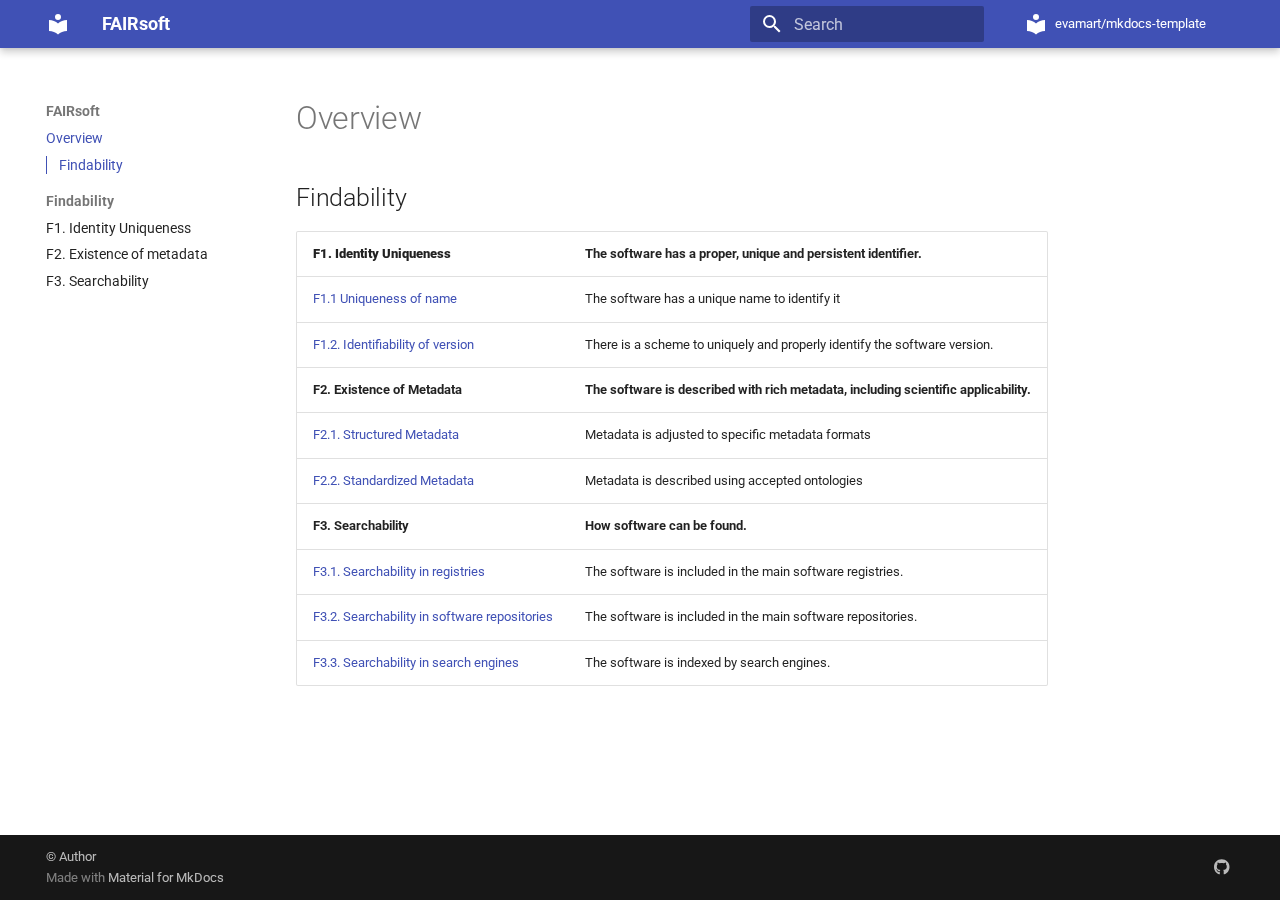
<file: site/index.html>
<!doctype html>
<html lang="en" class="no-js">
  <head>
    
      <meta charset="utf-8">
      <meta name="viewport" content="width=device-width,initial-scale=1">
      
        <meta name="description" content="FAIR indicators for Research Software">
      
      
        <meta name="author" content="evamart">
      
      
      
      
        <link rel="next" href="indicators/F1_identity_uniqueness/">
      
      <link rel="icon" href="assets/images/favicon.png">
      <meta name="generator" content="mkdocs-1.4.2, mkdocs-material-9.0.10">
    
    
      
        <title>FAIRsoft</title>
      
    
    
      <link rel="stylesheet" href="assets/stylesheets/main.0d440cfe.min.css">
      
        
        <link rel="stylesheet" href="assets/stylesheets/palette.2505c338.min.css">
      
      

    
    
    
      
        
        
        <link rel="preconnect" href="https://fonts.gstatic.com" crossorigin>
        <link rel="stylesheet" href="https://fonts.googleapis.com/css?family=Roboto:300,300i,400,400i,700,700i%7CRoboto+Mono:400,400i,700,700i&display=fallback">
        <style>:root{--md-text-font:"Roboto";--md-code-font:"Roboto Mono"}</style>
      
    
    
    <script>__md_scope=new URL(".",location),__md_hash=e=>[...e].reduce((e,_)=>(e<<5)-e+_.charCodeAt(0),0),__md_get=(e,_=localStorage,t=__md_scope)=>JSON.parse(_.getItem(t.pathname+"."+e)),__md_set=(e,_,t=localStorage,a=__md_scope)=>{try{t.setItem(a.pathname+"."+e,JSON.stringify(_))}catch(e){}}</script>
    
      

    
    
    
  </head>
  
  
    
    
    
    
    
    <body dir="ltr" data-md-color-scheme="default" data-md-color-primary="indigo" data-md-color-accent="indigo">
  
    
    
    <input class="md-toggle" data-md-toggle="drawer" type="checkbox" id="__drawer" autocomplete="off">
    <input class="md-toggle" data-md-toggle="search" type="checkbox" id="__search" autocomplete="off">
    <label class="md-overlay" for="__drawer"></label>
    <div data-md-component="skip">
      
        
        <a href="#overview" class="md-skip">
          Skip to content
        </a>
      
    </div>
    <div data-md-component="announce">
      
    </div>
    
    
      

<header class="md-header" data-md-component="header">
  <nav class="md-header__inner md-grid" aria-label="Header">
    <a href="." title="FAIRsoft" class="md-header__button md-logo" aria-label="FAIRsoft" data-md-component="logo">
      
  
  <svg xmlns="http://www.w3.org/2000/svg" viewBox="0 0 24 24"><path d="M12 8a3 3 0 0 0 3-3 3 3 0 0 0-3-3 3 3 0 0 0-3 3 3 3 0 0 0 3 3m0 3.54C9.64 9.35 6.5 8 3 8v11c3.5 0 6.64 1.35 9 3.54 2.36-2.19 5.5-3.54 9-3.54V8c-3.5 0-6.64 1.35-9 3.54Z"/></svg>

    </a>
    <label class="md-header__button md-icon" for="__drawer">
      <svg xmlns="http://www.w3.org/2000/svg" viewBox="0 0 24 24"><path d="M3 6h18v2H3V6m0 5h18v2H3v-2m0 5h18v2H3v-2Z"/></svg>
    </label>
    <div class="md-header__title" data-md-component="header-title">
      <div class="md-header__ellipsis">
        <div class="md-header__topic">
          <span class="md-ellipsis">
            FAIRsoft
          </span>
        </div>
        <div class="md-header__topic" data-md-component="header-topic">
          <span class="md-ellipsis">
            
              Overview
            
          </span>
        </div>
      </div>
    </div>
    
    
    
      <label class="md-header__button md-icon" for="__search">
        <svg xmlns="http://www.w3.org/2000/svg" viewBox="0 0 24 24"><path d="M9.5 3A6.5 6.5 0 0 1 16 9.5c0 1.61-.59 3.09-1.56 4.23l.27.27h.79l5 5-1.5 1.5-5-5v-.79l-.27-.27A6.516 6.516 0 0 1 9.5 16 6.5 6.5 0 0 1 3 9.5 6.5 6.5 0 0 1 9.5 3m0 2C7 5 5 7 5 9.5S7 14 9.5 14 14 12 14 9.5 12 5 9.5 5Z"/></svg>
      </label>
      <div class="md-search" data-md-component="search" role="dialog">
  <label class="md-search__overlay" for="__search"></label>
  <div class="md-search__inner" role="search">
    <form class="md-search__form" name="search">
      <input type="text" class="md-search__input" name="query" aria-label="Search" placeholder="Search" autocapitalize="off" autocorrect="off" autocomplete="off" spellcheck="false" data-md-component="search-query" required>
      <label class="md-search__icon md-icon" for="__search">
        <svg xmlns="http://www.w3.org/2000/svg" viewBox="0 0 24 24"><path d="M9.5 3A6.5 6.5 0 0 1 16 9.5c0 1.61-.59 3.09-1.56 4.23l.27.27h.79l5 5-1.5 1.5-5-5v-.79l-.27-.27A6.516 6.516 0 0 1 9.5 16 6.5 6.5 0 0 1 3 9.5 6.5 6.5 0 0 1 9.5 3m0 2C7 5 5 7 5 9.5S7 14 9.5 14 14 12 14 9.5 12 5 9.5 5Z"/></svg>
        <svg xmlns="http://www.w3.org/2000/svg" viewBox="0 0 24 24"><path d="M20 11v2H8l5.5 5.5-1.42 1.42L4.16 12l7.92-7.92L13.5 5.5 8 11h12Z"/></svg>
      </label>
      <nav class="md-search__options" aria-label="Search">
        
        <button type="reset" class="md-search__icon md-icon" title="Clear" aria-label="Clear" tabindex="-1">
          <svg xmlns="http://www.w3.org/2000/svg" viewBox="0 0 24 24"><path d="M19 6.41 17.59 5 12 10.59 6.41 5 5 6.41 10.59 12 5 17.59 6.41 19 12 13.41 17.59 19 19 17.59 13.41 12 19 6.41Z"/></svg>
        </button>
      </nav>
      
    </form>
    <div class="md-search__output">
      <div class="md-search__scrollwrap" data-md-scrollfix>
        <div class="md-search-result" data-md-component="search-result">
          <div class="md-search-result__meta">
            Initializing search
          </div>
          <ol class="md-search-result__list" role="presentation"></ol>
        </div>
      </div>
    </div>
  </div>
</div>
    
    
      <div class="md-header__source">
        <a href="https://github.com/evamart/mkdocs-template" title="Go to repository" class="md-source" data-md-component="source">
  <div class="md-source__icon md-icon">
    
    <svg xmlns="http://www.w3.org/2000/svg" viewBox="0 0 24 24"><path d="M12 8a3 3 0 0 0 3-3 3 3 0 0 0-3-3 3 3 0 0 0-3 3 3 3 0 0 0 3 3m0 3.54C9.64 9.35 6.5 8 3 8v11c3.5 0 6.64 1.35 9 3.54 2.36-2.19 5.5-3.54 9-3.54V8c-3.5 0-6.64 1.35-9 3.54Z"/></svg>
  </div>
  <div class="md-source__repository">
    evamart/mkdocs-template
  </div>
</a>
      </div>
    
  </nav>
  
</header>
    
    <div class="md-container" data-md-component="container">
      
      
        
          
        
      
      <main class="md-main" data-md-component="main">
        <div class="md-main__inner md-grid">
          
            
              
              <div class="md-sidebar md-sidebar--primary" data-md-component="sidebar" data-md-type="navigation" >
                <div class="md-sidebar__scrollwrap">
                  <div class="md-sidebar__inner">
                    


  

<nav class="md-nav md-nav--primary md-nav--integrated" aria-label="Navigation" data-md-level="0">
  <label class="md-nav__title" for="__drawer">
    <a href="." title="FAIRsoft" class="md-nav__button md-logo" aria-label="FAIRsoft" data-md-component="logo">
      
  
  <svg xmlns="http://www.w3.org/2000/svg" viewBox="0 0 24 24"><path d="M12 8a3 3 0 0 0 3-3 3 3 0 0 0-3-3 3 3 0 0 0-3 3 3 3 0 0 0 3 3m0 3.54C9.64 9.35 6.5 8 3 8v11c3.5 0 6.64 1.35 9 3.54 2.36-2.19 5.5-3.54 9-3.54V8c-3.5 0-6.64 1.35-9 3.54Z"/></svg>

    </a>
    FAIRsoft
  </label>
  
    <div class="md-nav__source">
      <a href="https://github.com/evamart/mkdocs-template" title="Go to repository" class="md-source" data-md-component="source">
  <div class="md-source__icon md-icon">
    
    <svg xmlns="http://www.w3.org/2000/svg" viewBox="0 0 24 24"><path d="M12 8a3 3 0 0 0 3-3 3 3 0 0 0-3-3 3 3 0 0 0-3 3 3 3 0 0 0 3 3m0 3.54C9.64 9.35 6.5 8 3 8v11c3.5 0 6.64 1.35 9 3.54 2.36-2.19 5.5-3.54 9-3.54V8c-3.5 0-6.64 1.35-9 3.54Z"/></svg>
  </div>
  <div class="md-source__repository">
    evamart/mkdocs-template
  </div>
</a>
    </div>
  
  <ul class="md-nav__list" data-md-scrollfix>
    
      
      
      

  
  
    
  
  
    <li class="md-nav__item md-nav__item--active">
      
      <input class="md-nav__toggle md-toggle" type="checkbox" id="__toc">
      
      
        
      
      
        <label class="md-nav__link md-nav__link--active" for="__toc">
          Overview
          <span class="md-nav__icon md-icon"></span>
        </label>
      
      <a href="." class="md-nav__link md-nav__link--active">
        Overview
      </a>
      
        

<nav class="md-nav md-nav--secondary" aria-label="Table of contents">
  
  
  
    
  
  
    <label class="md-nav__title" for="__toc">
      <span class="md-nav__icon md-icon"></span>
      Table of contents
    </label>
    <ul class="md-nav__list" data-md-component="toc" data-md-scrollfix>
      
        <li class="md-nav__item">
  <a href="#findability" class="md-nav__link">
    Findability
  </a>
  
</li>
      
    </ul>
  
</nav>
      
    </li>
  

    
      
      
      

  
  
  
    
      
    
    <li class="md-nav__item md-nav__item--section md-nav__item--nested">
      
      
      
      
        
      
      <input class="md-nav__toggle md-toggle md-toggle--indeterminate" type="checkbox" id="__nav_2" >
      
      
      
        <label class="md-nav__link" for="__nav_2" id="__nav_2_label" tabindex="0">
          Findability
          <span class="md-nav__icon md-icon"></span>
        </label>
      
      <nav class="md-nav" data-md-level="1" aria-labelledby="__nav_2_label" aria-expanded="false">
        <label class="md-nav__title" for="__nav_2">
          <span class="md-nav__icon md-icon"></span>
          Findability
        </label>
        <ul class="md-nav__list" data-md-scrollfix>
          
            
              
  
  
  
    <li class="md-nav__item">
      <a href="indicators/F1_identity_uniqueness/" class="md-nav__link">
        F1. Identity Uniqueness
      </a>
    </li>
  

            
          
            
              
  
  
  
    <li class="md-nav__item">
      <a href="indicators/F2_existence_of_metadata/" class="md-nav__link">
        F2. Existence of metadata
      </a>
    </li>
  

            
          
            
              
  
  
  
    <li class="md-nav__item">
      <a href="indicators/F3_searchability/" class="md-nav__link">
        F3. Searchability
      </a>
    </li>
  

            
          
        </ul>
      </nav>
    </li>
  

    
  </ul>
</nav>
                  </div>
                </div>
              </div>
            
            
          
          
            <div class="md-content" data-md-component="content">
              <article class="md-content__inner md-typeset">
                
                  

  
  



<h1 id="overview">Overview<a class="headerlink" href="#overview" title="Permanent link">&para;</a></h1>
<h2 id="findability">Findability<a class="headerlink" href="#findability" title="Permanent link">&para;</a></h2>
<table>
<thead>
<tr>
<th><strong>F1.  Identity Uniqueness</strong></th>
<th>The software has a proper, unique and persistent identifier.</th>
</tr>
</thead>
<tbody>
<tr>
<td><a href="../indicators/F1_identity_uniqueness/#f11-uniqueness-of-name">F1.1 Uniqueness of name</a></td>
<td>The software has a unique name to identify it</td>
</tr>
<tr>
<td><a href="../indicators/F1_identity_uniqueness/#f12-identifiability-of-version">F1.2. Identifiability of version</a></td>
<td>There is a scheme to uniquely and properly identify the software version.</td>
</tr>
<tr>
<td><strong> F2. Existence of Metadata </strong></td>
<td><strong>The software is described with rich metadata, including scientific applicability.</strong></td>
</tr>
<tr>
<td><a href="../indicators/F2_existence_of_metadata/#f21-structured-metadata">F2.1. Structured Metadata</a></td>
<td>Metadata is adjusted to specific metadata formats</td>
</tr>
<tr>
<td><a href="../indicators/F2_existence_of_metadata/#f22-standardized-metadata">F2.2. Standardized Metadata</a></td>
<td>Metadata is described using accepted ontologies</td>
</tr>
<tr>
<td><strong> F3. Searchability </strong></td>
<td><strong>How software can be found. </strong></td>
</tr>
<tr>
<td><a href="../indicators/F3_searchability#f31-searchability-in-registries">F3.1. Searchability in registries</a></td>
<td>The software is included in the main software registries.</td>
</tr>
<tr>
<td><a href="../indicators/F3_searchability#f32-searchability-in-software-repositories">F3.2. Searchability in software repositories</a></td>
<td>The software is included in the main software repositories.</td>
</tr>
<tr>
<td><a href="../indicators/F3_searchability#f33-searchability-in-literature">F3.3. Searchability in search engines</a></td>
<td>The software is indexed by search engines.</td>
</tr>
</tbody>
</table>





                
              </article>
            </div>
          
          
  <script>var tabs=__md_get("__tabs");if(Array.isArray(tabs))e:for(var set of document.querySelectorAll(".tabbed-set")){var tab,labels=set.querySelector(".tabbed-labels");for(tab of tabs)for(var label of labels.getElementsByTagName("label"))if(label.innerText.trim()===tab){var input=document.getElementById(label.htmlFor);input.checked=!0;continue e}}</script>

        </div>
        
      </main>
      
        <footer class="md-footer">
  
  <div class="md-footer-meta md-typeset">
    <div class="md-footer-meta__inner md-grid">
      <div class="md-copyright">
  
    <div class="md-copyright__highlight">
      &copy; Author

    </div>
  
  
    Made with
    <a href="https://squidfunk.github.io/mkdocs-material/" target="_blank" rel="noopener">
      Material for MkDocs
    </a>
  
</div>
      
        <div class="md-social">
  
    
    
      
      
    
    <a href="https://github.com/Andre601/mkdocs-template" target="_blank" rel="noopener" title="github.com" class="md-social__link">
      <svg xmlns="http://www.w3.org/2000/svg" viewBox="0 0 496 512"><!--! Font Awesome Free 6.2.1 by @fontawesome - https://fontawesome.com License - https://fontawesome.com/license/free (Icons: CC BY 4.0, Fonts: SIL OFL 1.1, Code: MIT License) Copyright 2022 Fonticons, Inc.--><path d="M165.9 397.4c0 2-2.3 3.6-5.2 3.6-3.3.3-5.6-1.3-5.6-3.6 0-2 2.3-3.6 5.2-3.6 3-.3 5.6 1.3 5.6 3.6zm-31.1-4.5c-.7 2 1.3 4.3 4.3 4.9 2.6 1 5.6 0 6.2-2s-1.3-4.3-4.3-5.2c-2.6-.7-5.5.3-6.2 2.3zm44.2-1.7c-2.9.7-4.9 2.6-4.6 4.9.3 2 2.9 3.3 5.9 2.6 2.9-.7 4.9-2.6 4.6-4.6-.3-1.9-3-3.2-5.9-2.9zM244.8 8C106.1 8 0 113.3 0 252c0 110.9 69.8 205.8 169.5 239.2 12.8 2.3 17.3-5.6 17.3-12.1 0-6.2-.3-40.4-.3-61.4 0 0-70 15-84.7-29.8 0 0-11.4-29.1-27.8-36.6 0 0-22.9-15.7 1.6-15.4 0 0 24.9 2 38.6 25.8 21.9 38.6 58.6 27.5 72.9 20.9 2.3-16 8.8-27.1 16-33.7-55.9-6.2-112.3-14.3-112.3-110.5 0-27.5 7.6-41.3 23.6-58.9-2.6-6.5-11.1-33.3 2.6-67.9 20.9-6.5 69 27 69 27 20-5.6 41.5-8.5 62.8-8.5s42.8 2.9 62.8 8.5c0 0 48.1-33.6 69-27 13.7 34.7 5.2 61.4 2.6 67.9 16 17.7 25.8 31.5 25.8 58.9 0 96.5-58.9 104.2-114.8 110.5 9.2 7.9 17 22.9 17 46.4 0 33.7-.3 75.4-.3 83.6 0 6.5 4.6 14.4 17.3 12.1C428.2 457.8 496 362.9 496 252 496 113.3 383.5 8 244.8 8zM97.2 352.9c-1.3 1-1 3.3.7 5.2 1.6 1.6 3.9 2.3 5.2 1 1.3-1 1-3.3-.7-5.2-1.6-1.6-3.9-2.3-5.2-1zm-10.8-8.1c-.7 1.3.3 2.9 2.3 3.9 1.6 1 3.6.7 4.3-.7.7-1.3-.3-2.9-2.3-3.9-2-.6-3.6-.3-4.3.7zm32.4 35.6c-1.6 1.3-1 4.3 1.3 6.2 2.3 2.3 5.2 2.6 6.5 1 1.3-1.3.7-4.3-1.3-6.2-2.2-2.3-5.2-2.6-6.5-1zm-11.4-14.7c-1.6 1-1.6 3.6 0 5.9 1.6 2.3 4.3 3.3 5.6 2.3 1.6-1.3 1.6-3.9 0-6.2-1.4-2.3-4-3.3-5.6-2z"/></svg>
    </a>
  
</div>
      
    </div>
  </div>
</footer>
      
    </div>
    <div class="md-dialog" data-md-component="dialog">
      <div class="md-dialog__inner md-typeset"></div>
    </div>
    
    <script id="__config" type="application/json">{"base": ".", "features": ["content.tabs.link", "navigation.expand", "navigation.instant", "navigation.sections", "navigation.tracking", "toc.integrate"], "search": "assets/javascripts/workers/search.db81ec45.min.js", "translations": {"clipboard.copied": "Copied to clipboard", "clipboard.copy": "Copy to clipboard", "search.result.more.one": "1 more on this page", "search.result.more.other": "# more on this page", "search.result.none": "No matching documents", "search.result.one": "1 matching document", "search.result.other": "# matching documents", "search.result.placeholder": "Type to start searching", "search.result.term.missing": "Missing", "select.version": "Select version"}}</script>
    
    
      <script src="assets/javascripts/bundle.6df46069.min.js"></script>
      
    
  </body>
</html>
</file>
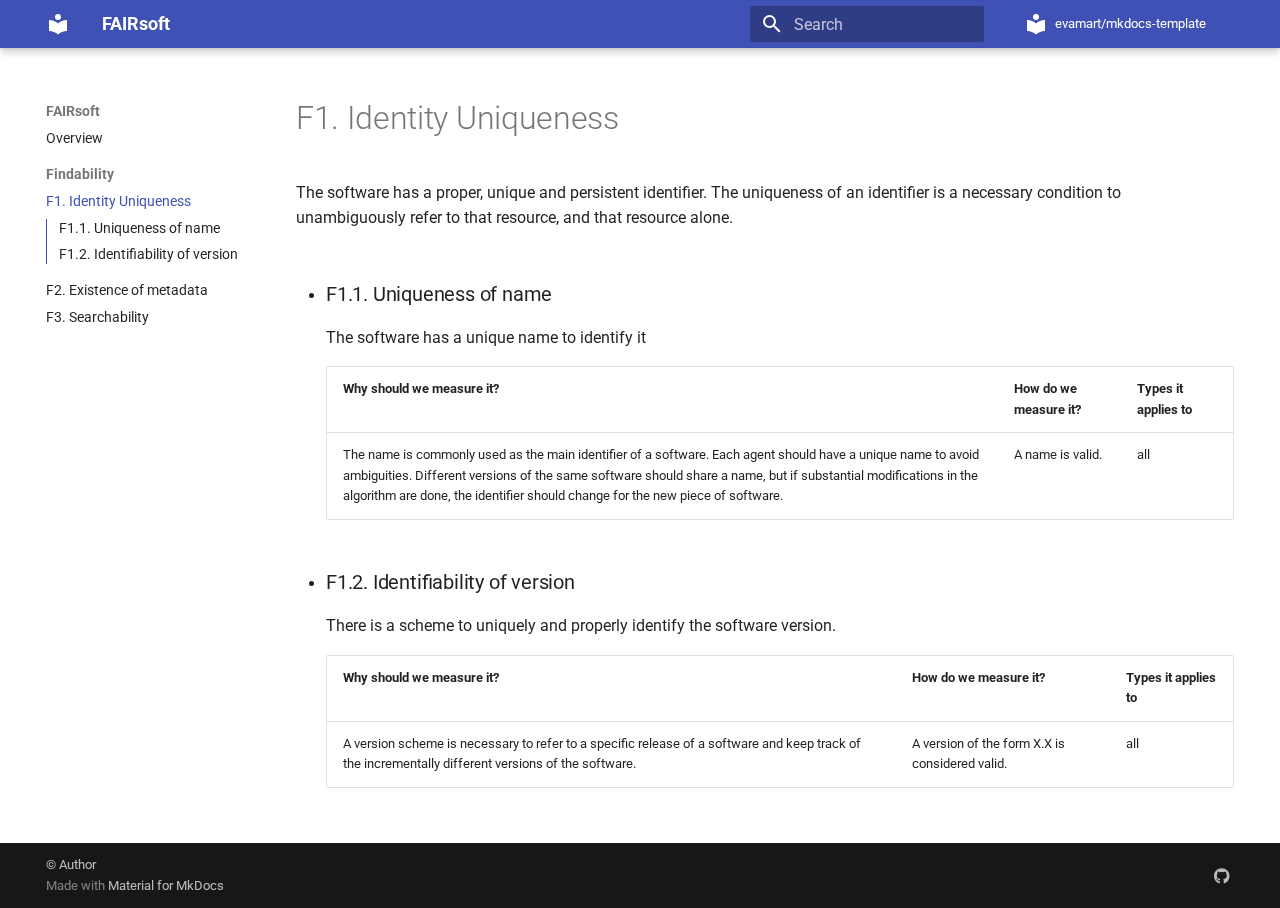
<file: site/indicators/F1_identity_uniqueness/index.html>
<!doctype html>
<html lang="en" class="no-js">
  <head>
    
      <meta charset="utf-8">
      <meta name="viewport" content="width=device-width,initial-scale=1">
      
        <meta name="description" content="FAIR indicators for Research Software">
      
      
        <meta name="author" content="evamart">
      
      
      
        <link rel="prev" href="../..">
      
      
        <link rel="next" href="../F2_existence_of_metadata/">
      
      <link rel="icon" href="../../assets/images/favicon.png">
      <meta name="generator" content="mkdocs-1.4.2, mkdocs-material-9.0.10">
    
    
      
        <title>F1. Identity Uniqueness - FAIRsoft</title>
      
    
    
      <link rel="stylesheet" href="../../assets/stylesheets/main.0d440cfe.min.css">
      
        
        <link rel="stylesheet" href="../../assets/stylesheets/palette.2505c338.min.css">
      
      

    
    
    
      
        
        
        <link rel="preconnect" href="https://fonts.gstatic.com" crossorigin>
        <link rel="stylesheet" href="https://fonts.googleapis.com/css?family=Roboto:300,300i,400,400i,700,700i%7CRoboto+Mono:400,400i,700,700i&display=fallback">
        <style>:root{--md-text-font:"Roboto";--md-code-font:"Roboto Mono"}</style>
      
    
    
    <script>__md_scope=new URL("../..",location),__md_hash=e=>[...e].reduce((e,_)=>(e<<5)-e+_.charCodeAt(0),0),__md_get=(e,_=localStorage,t=__md_scope)=>JSON.parse(_.getItem(t.pathname+"."+e)),__md_set=(e,_,t=localStorage,a=__md_scope)=>{try{t.setItem(a.pathname+"."+e,JSON.stringify(_))}catch(e){}}</script>
    
      

    
    
    
  </head>
  
  
    
    
    
    
    
    <body dir="ltr" data-md-color-scheme="default" data-md-color-primary="indigo" data-md-color-accent="indigo">
  
    
    
    <input class="md-toggle" data-md-toggle="drawer" type="checkbox" id="__drawer" autocomplete="off">
    <input class="md-toggle" data-md-toggle="search" type="checkbox" id="__search" autocomplete="off">
    <label class="md-overlay" for="__drawer"></label>
    <div data-md-component="skip">
      
        
        <a href="#f1-identity-uniqueness" class="md-skip">
          Skip to content
        </a>
      
    </div>
    <div data-md-component="announce">
      
    </div>
    
    
      

<header class="md-header" data-md-component="header">
  <nav class="md-header__inner md-grid" aria-label="Header">
    <a href="../.." title="FAIRsoft" class="md-header__button md-logo" aria-label="FAIRsoft" data-md-component="logo">
      
  
  <svg xmlns="http://www.w3.org/2000/svg" viewBox="0 0 24 24"><path d="M12 8a3 3 0 0 0 3-3 3 3 0 0 0-3-3 3 3 0 0 0-3 3 3 3 0 0 0 3 3m0 3.54C9.64 9.35 6.5 8 3 8v11c3.5 0 6.64 1.35 9 3.54 2.36-2.19 5.5-3.54 9-3.54V8c-3.5 0-6.64 1.35-9 3.54Z"/></svg>

    </a>
    <label class="md-header__button md-icon" for="__drawer">
      <svg xmlns="http://www.w3.org/2000/svg" viewBox="0 0 24 24"><path d="M3 6h18v2H3V6m0 5h18v2H3v-2m0 5h18v2H3v-2Z"/></svg>
    </label>
    <div class="md-header__title" data-md-component="header-title">
      <div class="md-header__ellipsis">
        <div class="md-header__topic">
          <span class="md-ellipsis">
            FAIRsoft
          </span>
        </div>
        <div class="md-header__topic" data-md-component="header-topic">
          <span class="md-ellipsis">
            
              F1. Identity Uniqueness
            
          </span>
        </div>
      </div>
    </div>
    
    
    
      <label class="md-header__button md-icon" for="__search">
        <svg xmlns="http://www.w3.org/2000/svg" viewBox="0 0 24 24"><path d="M9.5 3A6.5 6.5 0 0 1 16 9.5c0 1.61-.59 3.09-1.56 4.23l.27.27h.79l5 5-1.5 1.5-5-5v-.79l-.27-.27A6.516 6.516 0 0 1 9.5 16 6.5 6.5 0 0 1 3 9.5 6.5 6.5 0 0 1 9.5 3m0 2C7 5 5 7 5 9.5S7 14 9.5 14 14 12 14 9.5 12 5 9.5 5Z"/></svg>
      </label>
      <div class="md-search" data-md-component="search" role="dialog">
  <label class="md-search__overlay" for="__search"></label>
  <div class="md-search__inner" role="search">
    <form class="md-search__form" name="search">
      <input type="text" class="md-search__input" name="query" aria-label="Search" placeholder="Search" autocapitalize="off" autocorrect="off" autocomplete="off" spellcheck="false" data-md-component="search-query" required>
      <label class="md-search__icon md-icon" for="__search">
        <svg xmlns="http://www.w3.org/2000/svg" viewBox="0 0 24 24"><path d="M9.5 3A6.5 6.5 0 0 1 16 9.5c0 1.61-.59 3.09-1.56 4.23l.27.27h.79l5 5-1.5 1.5-5-5v-.79l-.27-.27A6.516 6.516 0 0 1 9.5 16 6.5 6.5 0 0 1 3 9.5 6.5 6.5 0 0 1 9.5 3m0 2C7 5 5 7 5 9.5S7 14 9.5 14 14 12 14 9.5 12 5 9.5 5Z"/></svg>
        <svg xmlns="http://www.w3.org/2000/svg" viewBox="0 0 24 24"><path d="M20 11v2H8l5.5 5.5-1.42 1.42L4.16 12l7.92-7.92L13.5 5.5 8 11h12Z"/></svg>
      </label>
      <nav class="md-search__options" aria-label="Search">
        
        <button type="reset" class="md-search__icon md-icon" title="Clear" aria-label="Clear" tabindex="-1">
          <svg xmlns="http://www.w3.org/2000/svg" viewBox="0 0 24 24"><path d="M19 6.41 17.59 5 12 10.59 6.41 5 5 6.41 10.59 12 5 17.59 6.41 19 12 13.41 17.59 19 19 17.59 13.41 12 19 6.41Z"/></svg>
        </button>
      </nav>
      
    </form>
    <div class="md-search__output">
      <div class="md-search__scrollwrap" data-md-scrollfix>
        <div class="md-search-result" data-md-component="search-result">
          <div class="md-search-result__meta">
            Initializing search
          </div>
          <ol class="md-search-result__list" role="presentation"></ol>
        </div>
      </div>
    </div>
  </div>
</div>
    
    
      <div class="md-header__source">
        <a href="https://github.com/evamart/mkdocs-template" title="Go to repository" class="md-source" data-md-component="source">
  <div class="md-source__icon md-icon">
    
    <svg xmlns="http://www.w3.org/2000/svg" viewBox="0 0 24 24"><path d="M12 8a3 3 0 0 0 3-3 3 3 0 0 0-3-3 3 3 0 0 0-3 3 3 3 0 0 0 3 3m0 3.54C9.64 9.35 6.5 8 3 8v11c3.5 0 6.64 1.35 9 3.54 2.36-2.19 5.5-3.54 9-3.54V8c-3.5 0-6.64 1.35-9 3.54Z"/></svg>
  </div>
  <div class="md-source__repository">
    evamart/mkdocs-template
  </div>
</a>
      </div>
    
  </nav>
  
</header>
    
    <div class="md-container" data-md-component="container">
      
      
        
          
        
      
      <main class="md-main" data-md-component="main">
        <div class="md-main__inner md-grid">
          
            
              
              <div class="md-sidebar md-sidebar--primary" data-md-component="sidebar" data-md-type="navigation" >
                <div class="md-sidebar__scrollwrap">
                  <div class="md-sidebar__inner">
                    


  

<nav class="md-nav md-nav--primary md-nav--integrated" aria-label="Navigation" data-md-level="0">
  <label class="md-nav__title" for="__drawer">
    <a href="../.." title="FAIRsoft" class="md-nav__button md-logo" aria-label="FAIRsoft" data-md-component="logo">
      
  
  <svg xmlns="http://www.w3.org/2000/svg" viewBox="0 0 24 24"><path d="M12 8a3 3 0 0 0 3-3 3 3 0 0 0-3-3 3 3 0 0 0-3 3 3 3 0 0 0 3 3m0 3.54C9.64 9.35 6.5 8 3 8v11c3.5 0 6.64 1.35 9 3.54 2.36-2.19 5.5-3.54 9-3.54V8c-3.5 0-6.64 1.35-9 3.54Z"/></svg>

    </a>
    FAIRsoft
  </label>
  
    <div class="md-nav__source">
      <a href="https://github.com/evamart/mkdocs-template" title="Go to repository" class="md-source" data-md-component="source">
  <div class="md-source__icon md-icon">
    
    <svg xmlns="http://www.w3.org/2000/svg" viewBox="0 0 24 24"><path d="M12 8a3 3 0 0 0 3-3 3 3 0 0 0-3-3 3 3 0 0 0-3 3 3 3 0 0 0 3 3m0 3.54C9.64 9.35 6.5 8 3 8v11c3.5 0 6.64 1.35 9 3.54 2.36-2.19 5.5-3.54 9-3.54V8c-3.5 0-6.64 1.35-9 3.54Z"/></svg>
  </div>
  <div class="md-source__repository">
    evamart/mkdocs-template
  </div>
</a>
    </div>
  
  <ul class="md-nav__list" data-md-scrollfix>
    
      
      
      

  
  
  
    <li class="md-nav__item">
      <a href="../.." class="md-nav__link">
        Overview
      </a>
    </li>
  

    
      
      
      

  
  
    
  
  
    
      
    
    <li class="md-nav__item md-nav__item--active md-nav__item--section md-nav__item--nested">
      
      
      
      
      <input class="md-nav__toggle md-toggle " type="checkbox" id="__nav_2" checked>
      
      
      
        <label class="md-nav__link" for="__nav_2" id="__nav_2_label" tabindex="0">
          Findability
          <span class="md-nav__icon md-icon"></span>
        </label>
      
      <nav class="md-nav" data-md-level="1" aria-labelledby="__nav_2_label" aria-expanded="true">
        <label class="md-nav__title" for="__nav_2">
          <span class="md-nav__icon md-icon"></span>
          Findability
        </label>
        <ul class="md-nav__list" data-md-scrollfix>
          
            
              
  
  
    
  
  
    <li class="md-nav__item md-nav__item--active">
      
      <input class="md-nav__toggle md-toggle" type="checkbox" id="__toc">
      
      
        
      
      
        <label class="md-nav__link md-nav__link--active" for="__toc">
          F1. Identity Uniqueness
          <span class="md-nav__icon md-icon"></span>
        </label>
      
      <a href="./" class="md-nav__link md-nav__link--active">
        F1. Identity Uniqueness
      </a>
      
        

<nav class="md-nav md-nav--secondary" aria-label="Table of contents">
  
  
  
    
  
  
    <label class="md-nav__title" for="__toc">
      <span class="md-nav__icon md-icon"></span>
      Table of contents
    </label>
    <ul class="md-nav__list" data-md-component="toc" data-md-scrollfix>
      
        <li class="md-nav__item">
  <a href="#f11-uniqueness-of-name" class="md-nav__link">
    F1.1. Uniqueness of name
  </a>
  
</li>
      
        <li class="md-nav__item">
  <a href="#f12-identifiability-of-version" class="md-nav__link">
    F1.2. Identifiability of version
  </a>
  
</li>
      
    </ul>
  
</nav>
      
    </li>
  

            
          
            
              
  
  
  
    <li class="md-nav__item">
      <a href="../F2_existence_of_metadata/" class="md-nav__link">
        F2. Existence of metadata
      </a>
    </li>
  

            
          
            
              
  
  
  
    <li class="md-nav__item">
      <a href="../F3_searchability/" class="md-nav__link">
        F3. Searchability
      </a>
    </li>
  

            
          
        </ul>
      </nav>
    </li>
  

    
  </ul>
</nav>
                  </div>
                </div>
              </div>
            
            
          
          
            <div class="md-content" data-md-component="content">
              <article class="md-content__inner md-typeset">
                
                  

  
  



<h1 id="f1-identity-uniqueness">F1. Identity Uniqueness<a class="headerlink" href="#f1-identity-uniqueness" title="Permanent link">&para;</a></h1>
<p>The software has a proper, unique and persistent identifier. The uniqueness of an identifier is a necessary condition to unambiguously refer to that resource, and that resource alone. </p>
<ul>
<li>
<h3 id="f11-uniqueness-of-name">F1.1. Uniqueness of name<a class="headerlink" href="#f11-uniqueness-of-name" title="Permanent link">&para;</a></h3>
<p>The software has a unique name to identify it </p>
<table>
<thead>
<tr>
<th>Why should we measure it?</th>
<th>How do we measure it?</th>
<th>Types it applies to</th>
</tr>
</thead>
<tbody>
<tr>
<td>The name is commonly used as the main identifier of a software. Each agent should have a unique name to avoid ambiguities. Different versions of the same software should share a name, but if substantial modifications in the algorithm are done, the identifier should change for the new piece of software.</td>
<td>A name is valid.</td>
<td>all</td>
</tr>
</tbody>
</table>
</li>
<li>
<h3 id="f12-identifiability-of-version">F1.2. Identifiability of version<a class="headerlink" href="#f12-identifiability-of-version" title="Permanent link">&para;</a></h3>
<p>There is a scheme to uniquely and properly identify the software version.</p>
<table>
<thead>
<tr>
<th>Why should we measure it?</th>
<th>How do we measure it?</th>
<th>Types it applies to</th>
</tr>
</thead>
<tbody>
<tr>
<td>A version scheme is necessary to refer to a specific release of a software and keep track of the incrementally different versions of the software.</td>
<td>A version of the form X.X is considered valid.</td>
<td>all</td>
</tr>
</tbody>
</table>
</li>
</ul>





                
              </article>
            </div>
          
          
  <script>var tabs=__md_get("__tabs");if(Array.isArray(tabs))e:for(var set of document.querySelectorAll(".tabbed-set")){var tab,labels=set.querySelector(".tabbed-labels");for(tab of tabs)for(var label of labels.getElementsByTagName("label"))if(label.innerText.trim()===tab){var input=document.getElementById(label.htmlFor);input.checked=!0;continue e}}</script>

        </div>
        
      </main>
      
        <footer class="md-footer">
  
  <div class="md-footer-meta md-typeset">
    <div class="md-footer-meta__inner md-grid">
      <div class="md-copyright">
  
    <div class="md-copyright__highlight">
      &copy; Author

    </div>
  
  
    Made with
    <a href="https://squidfunk.github.io/mkdocs-material/" target="_blank" rel="noopener">
      Material for MkDocs
    </a>
  
</div>
      
        <div class="md-social">
  
    
    
      
      
    
    <a href="https://github.com/Andre601/mkdocs-template" target="_blank" rel="noopener" title="github.com" class="md-social__link">
      <svg xmlns="http://www.w3.org/2000/svg" viewBox="0 0 496 512"><!--! Font Awesome Free 6.2.1 by @fontawesome - https://fontawesome.com License - https://fontawesome.com/license/free (Icons: CC BY 4.0, Fonts: SIL OFL 1.1, Code: MIT License) Copyright 2022 Fonticons, Inc.--><path d="M165.9 397.4c0 2-2.3 3.6-5.2 3.6-3.3.3-5.6-1.3-5.6-3.6 0-2 2.3-3.6 5.2-3.6 3-.3 5.6 1.3 5.6 3.6zm-31.1-4.5c-.7 2 1.3 4.3 4.3 4.9 2.6 1 5.6 0 6.2-2s-1.3-4.3-4.3-5.2c-2.6-.7-5.5.3-6.2 2.3zm44.2-1.7c-2.9.7-4.9 2.6-4.6 4.9.3 2 2.9 3.3 5.9 2.6 2.9-.7 4.9-2.6 4.6-4.6-.3-1.9-3-3.2-5.9-2.9zM244.8 8C106.1 8 0 113.3 0 252c0 110.9 69.8 205.8 169.5 239.2 12.8 2.3 17.3-5.6 17.3-12.1 0-6.2-.3-40.4-.3-61.4 0 0-70 15-84.7-29.8 0 0-11.4-29.1-27.8-36.6 0 0-22.9-15.7 1.6-15.4 0 0 24.9 2 38.6 25.8 21.9 38.6 58.6 27.5 72.9 20.9 2.3-16 8.8-27.1 16-33.7-55.9-6.2-112.3-14.3-112.3-110.5 0-27.5 7.6-41.3 23.6-58.9-2.6-6.5-11.1-33.3 2.6-67.9 20.9-6.5 69 27 69 27 20-5.6 41.5-8.5 62.8-8.5s42.8 2.9 62.8 8.5c0 0 48.1-33.6 69-27 13.7 34.7 5.2 61.4 2.6 67.9 16 17.7 25.8 31.5 25.8 58.9 0 96.5-58.9 104.2-114.8 110.5 9.2 7.9 17 22.9 17 46.4 0 33.7-.3 75.4-.3 83.6 0 6.5 4.6 14.4 17.3 12.1C428.2 457.8 496 362.9 496 252 496 113.3 383.5 8 244.8 8zM97.2 352.9c-1.3 1-1 3.3.7 5.2 1.6 1.6 3.9 2.3 5.2 1 1.3-1 1-3.3-.7-5.2-1.6-1.6-3.9-2.3-5.2-1zm-10.8-8.1c-.7 1.3.3 2.9 2.3 3.9 1.6 1 3.6.7 4.3-.7.7-1.3-.3-2.9-2.3-3.9-2-.6-3.6-.3-4.3.7zm32.4 35.6c-1.6 1.3-1 4.3 1.3 6.2 2.3 2.3 5.2 2.6 6.5 1 1.3-1.3.7-4.3-1.3-6.2-2.2-2.3-5.2-2.6-6.5-1zm-11.4-14.7c-1.6 1-1.6 3.6 0 5.9 1.6 2.3 4.3 3.3 5.6 2.3 1.6-1.3 1.6-3.9 0-6.2-1.4-2.3-4-3.3-5.6-2z"/></svg>
    </a>
  
</div>
      
    </div>
  </div>
</footer>
      
    </div>
    <div class="md-dialog" data-md-component="dialog">
      <div class="md-dialog__inner md-typeset"></div>
    </div>
    
    <script id="__config" type="application/json">{"base": "../..", "features": ["content.tabs.link", "navigation.expand", "navigation.instant", "navigation.sections", "navigation.tracking", "toc.integrate"], "search": "../../assets/javascripts/workers/search.db81ec45.min.js", "translations": {"clipboard.copied": "Copied to clipboard", "clipboard.copy": "Copy to clipboard", "search.result.more.one": "1 more on this page", "search.result.more.other": "# more on this page", "search.result.none": "No matching documents", "search.result.one": "1 matching document", "search.result.other": "# matching documents", "search.result.placeholder": "Type to start searching", "search.result.term.missing": "Missing", "select.version": "Select version"}}</script>
    
    
      <script src="../../assets/javascripts/bundle.6df46069.min.js"></script>
      
    
  </body>
</html>
</file>
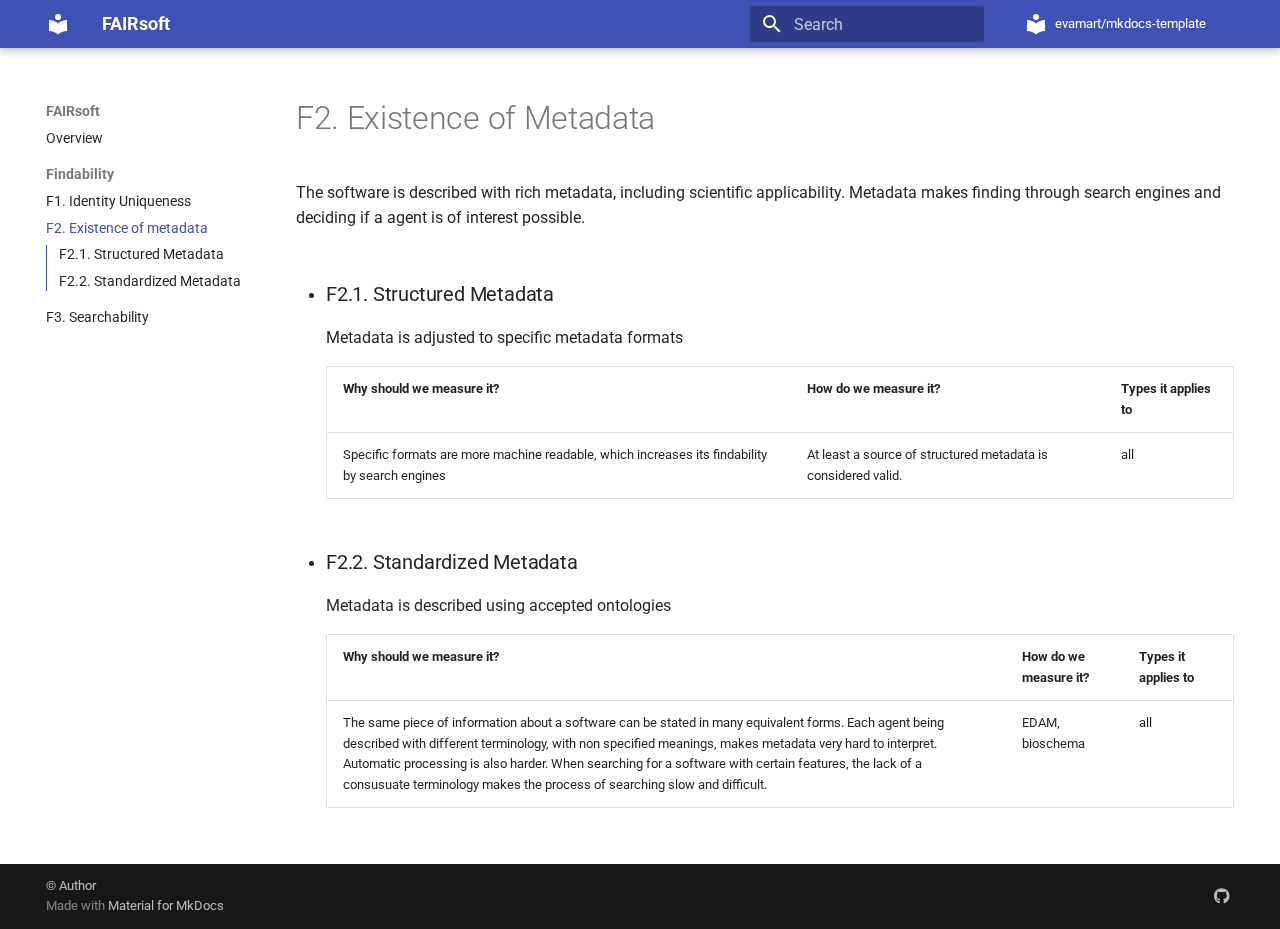
<file: site/indicators/F2_existence_of_metadata/index.html>
<!doctype html>
<html lang="en" class="no-js">
  <head>
    
      <meta charset="utf-8">
      <meta name="viewport" content="width=device-width,initial-scale=1">
      
        <meta name="description" content="FAIR indicators for Research Software">
      
      
        <meta name="author" content="evamart">
      
      
      
        <link rel="prev" href="../F1_identity_uniqueness/">
      
      
        <link rel="next" href="../F3_searchability/">
      
      <link rel="icon" href="../../assets/images/favicon.png">
      <meta name="generator" content="mkdocs-1.4.2, mkdocs-material-9.0.10">
    
    
      
        <title>F2. Existence of metadata - FAIRsoft</title>
      
    
    
      <link rel="stylesheet" href="../../assets/stylesheets/main.0d440cfe.min.css">
      
        
        <link rel="stylesheet" href="../../assets/stylesheets/palette.2505c338.min.css">
      
      

    
    
    
      
        
        
        <link rel="preconnect" href="https://fonts.gstatic.com" crossorigin>
        <link rel="stylesheet" href="https://fonts.googleapis.com/css?family=Roboto:300,300i,400,400i,700,700i%7CRoboto+Mono:400,400i,700,700i&display=fallback">
        <style>:root{--md-text-font:"Roboto";--md-code-font:"Roboto Mono"}</style>
      
    
    
    <script>__md_scope=new URL("../..",location),__md_hash=e=>[...e].reduce((e,_)=>(e<<5)-e+_.charCodeAt(0),0),__md_get=(e,_=localStorage,t=__md_scope)=>JSON.parse(_.getItem(t.pathname+"."+e)),__md_set=(e,_,t=localStorage,a=__md_scope)=>{try{t.setItem(a.pathname+"."+e,JSON.stringify(_))}catch(e){}}</script>
    
      

    
    
    
  </head>
  
  
    
    
    
    
    
    <body dir="ltr" data-md-color-scheme="default" data-md-color-primary="indigo" data-md-color-accent="indigo">
  
    
    
    <input class="md-toggle" data-md-toggle="drawer" type="checkbox" id="__drawer" autocomplete="off">
    <input class="md-toggle" data-md-toggle="search" type="checkbox" id="__search" autocomplete="off">
    <label class="md-overlay" for="__drawer"></label>
    <div data-md-component="skip">
      
        
        <a href="#f2-existence-of-metadata" class="md-skip">
          Skip to content
        </a>
      
    </div>
    <div data-md-component="announce">
      
    </div>
    
    
      

<header class="md-header" data-md-component="header">
  <nav class="md-header__inner md-grid" aria-label="Header">
    <a href="../.." title="FAIRsoft" class="md-header__button md-logo" aria-label="FAIRsoft" data-md-component="logo">
      
  
  <svg xmlns="http://www.w3.org/2000/svg" viewBox="0 0 24 24"><path d="M12 8a3 3 0 0 0 3-3 3 3 0 0 0-3-3 3 3 0 0 0-3 3 3 3 0 0 0 3 3m0 3.54C9.64 9.35 6.5 8 3 8v11c3.5 0 6.64 1.35 9 3.54 2.36-2.19 5.5-3.54 9-3.54V8c-3.5 0-6.64 1.35-9 3.54Z"/></svg>

    </a>
    <label class="md-header__button md-icon" for="__drawer">
      <svg xmlns="http://www.w3.org/2000/svg" viewBox="0 0 24 24"><path d="M3 6h18v2H3V6m0 5h18v2H3v-2m0 5h18v2H3v-2Z"/></svg>
    </label>
    <div class="md-header__title" data-md-component="header-title">
      <div class="md-header__ellipsis">
        <div class="md-header__topic">
          <span class="md-ellipsis">
            FAIRsoft
          </span>
        </div>
        <div class="md-header__topic" data-md-component="header-topic">
          <span class="md-ellipsis">
            
              F2. Existence of metadata
            
          </span>
        </div>
      </div>
    </div>
    
    
    
      <label class="md-header__button md-icon" for="__search">
        <svg xmlns="http://www.w3.org/2000/svg" viewBox="0 0 24 24"><path d="M9.5 3A6.5 6.5 0 0 1 16 9.5c0 1.61-.59 3.09-1.56 4.23l.27.27h.79l5 5-1.5 1.5-5-5v-.79l-.27-.27A6.516 6.516 0 0 1 9.5 16 6.5 6.5 0 0 1 3 9.5 6.5 6.5 0 0 1 9.5 3m0 2C7 5 5 7 5 9.5S7 14 9.5 14 14 12 14 9.5 12 5 9.5 5Z"/></svg>
      </label>
      <div class="md-search" data-md-component="search" role="dialog">
  <label class="md-search__overlay" for="__search"></label>
  <div class="md-search__inner" role="search">
    <form class="md-search__form" name="search">
      <input type="text" class="md-search__input" name="query" aria-label="Search" placeholder="Search" autocapitalize="off" autocorrect="off" autocomplete="off" spellcheck="false" data-md-component="search-query" required>
      <label class="md-search__icon md-icon" for="__search">
        <svg xmlns="http://www.w3.org/2000/svg" viewBox="0 0 24 24"><path d="M9.5 3A6.5 6.5 0 0 1 16 9.5c0 1.61-.59 3.09-1.56 4.23l.27.27h.79l5 5-1.5 1.5-5-5v-.79l-.27-.27A6.516 6.516 0 0 1 9.5 16 6.5 6.5 0 0 1 3 9.5 6.5 6.5 0 0 1 9.5 3m0 2C7 5 5 7 5 9.5S7 14 9.5 14 14 12 14 9.5 12 5 9.5 5Z"/></svg>
        <svg xmlns="http://www.w3.org/2000/svg" viewBox="0 0 24 24"><path d="M20 11v2H8l5.5 5.5-1.42 1.42L4.16 12l7.92-7.92L13.5 5.5 8 11h12Z"/></svg>
      </label>
      <nav class="md-search__options" aria-label="Search">
        
        <button type="reset" class="md-search__icon md-icon" title="Clear" aria-label="Clear" tabindex="-1">
          <svg xmlns="http://www.w3.org/2000/svg" viewBox="0 0 24 24"><path d="M19 6.41 17.59 5 12 10.59 6.41 5 5 6.41 10.59 12 5 17.59 6.41 19 12 13.41 17.59 19 19 17.59 13.41 12 19 6.41Z"/></svg>
        </button>
      </nav>
      
    </form>
    <div class="md-search__output">
      <div class="md-search__scrollwrap" data-md-scrollfix>
        <div class="md-search-result" data-md-component="search-result">
          <div class="md-search-result__meta">
            Initializing search
          </div>
          <ol class="md-search-result__list" role="presentation"></ol>
        </div>
      </div>
    </div>
  </div>
</div>
    
    
      <div class="md-header__source">
        <a href="https://github.com/evamart/mkdocs-template" title="Go to repository" class="md-source" data-md-component="source">
  <div class="md-source__icon md-icon">
    
    <svg xmlns="http://www.w3.org/2000/svg" viewBox="0 0 24 24"><path d="M12 8a3 3 0 0 0 3-3 3 3 0 0 0-3-3 3 3 0 0 0-3 3 3 3 0 0 0 3 3m0 3.54C9.64 9.35 6.5 8 3 8v11c3.5 0 6.64 1.35 9 3.54 2.36-2.19 5.5-3.54 9-3.54V8c-3.5 0-6.64 1.35-9 3.54Z"/></svg>
  </div>
  <div class="md-source__repository">
    evamart/mkdocs-template
  </div>
</a>
      </div>
    
  </nav>
  
</header>
    
    <div class="md-container" data-md-component="container">
      
      
        
          
        
      
      <main class="md-main" data-md-component="main">
        <div class="md-main__inner md-grid">
          
            
              
              <div class="md-sidebar md-sidebar--primary" data-md-component="sidebar" data-md-type="navigation" >
                <div class="md-sidebar__scrollwrap">
                  <div class="md-sidebar__inner">
                    


  

<nav class="md-nav md-nav--primary md-nav--integrated" aria-label="Navigation" data-md-level="0">
  <label class="md-nav__title" for="__drawer">
    <a href="../.." title="FAIRsoft" class="md-nav__button md-logo" aria-label="FAIRsoft" data-md-component="logo">
      
  
  <svg xmlns="http://www.w3.org/2000/svg" viewBox="0 0 24 24"><path d="M12 8a3 3 0 0 0 3-3 3 3 0 0 0-3-3 3 3 0 0 0-3 3 3 3 0 0 0 3 3m0 3.54C9.64 9.35 6.5 8 3 8v11c3.5 0 6.64 1.35 9 3.54 2.36-2.19 5.5-3.54 9-3.54V8c-3.5 0-6.64 1.35-9 3.54Z"/></svg>

    </a>
    FAIRsoft
  </label>
  
    <div class="md-nav__source">
      <a href="https://github.com/evamart/mkdocs-template" title="Go to repository" class="md-source" data-md-component="source">
  <div class="md-source__icon md-icon">
    
    <svg xmlns="http://www.w3.org/2000/svg" viewBox="0 0 24 24"><path d="M12 8a3 3 0 0 0 3-3 3 3 0 0 0-3-3 3 3 0 0 0-3 3 3 3 0 0 0 3 3m0 3.54C9.64 9.35 6.5 8 3 8v11c3.5 0 6.64 1.35 9 3.54 2.36-2.19 5.5-3.54 9-3.54V8c-3.5 0-6.64 1.35-9 3.54Z"/></svg>
  </div>
  <div class="md-source__repository">
    evamart/mkdocs-template
  </div>
</a>
    </div>
  
  <ul class="md-nav__list" data-md-scrollfix>
    
      
      
      

  
  
  
    <li class="md-nav__item">
      <a href="../.." class="md-nav__link">
        Overview
      </a>
    </li>
  

    
      
      
      

  
  
    
  
  
    
      
    
    <li class="md-nav__item md-nav__item--active md-nav__item--section md-nav__item--nested">
      
      
      
      
      <input class="md-nav__toggle md-toggle " type="checkbox" id="__nav_2" checked>
      
      
      
        <label class="md-nav__link" for="__nav_2" id="__nav_2_label" tabindex="0">
          Findability
          <span class="md-nav__icon md-icon"></span>
        </label>
      
      <nav class="md-nav" data-md-level="1" aria-labelledby="__nav_2_label" aria-expanded="true">
        <label class="md-nav__title" for="__nav_2">
          <span class="md-nav__icon md-icon"></span>
          Findability
        </label>
        <ul class="md-nav__list" data-md-scrollfix>
          
            
              
  
  
  
    <li class="md-nav__item">
      <a href="../F1_identity_uniqueness/" class="md-nav__link">
        F1. Identity Uniqueness
      </a>
    </li>
  

            
          
            
              
  
  
    
  
  
    <li class="md-nav__item md-nav__item--active">
      
      <input class="md-nav__toggle md-toggle" type="checkbox" id="__toc">
      
      
        
      
      
        <label class="md-nav__link md-nav__link--active" for="__toc">
          F2. Existence of metadata
          <span class="md-nav__icon md-icon"></span>
        </label>
      
      <a href="./" class="md-nav__link md-nav__link--active">
        F2. Existence of metadata
      </a>
      
        

<nav class="md-nav md-nav--secondary" aria-label="Table of contents">
  
  
  
    
  
  
    <label class="md-nav__title" for="__toc">
      <span class="md-nav__icon md-icon"></span>
      Table of contents
    </label>
    <ul class="md-nav__list" data-md-component="toc" data-md-scrollfix>
      
        <li class="md-nav__item">
  <a href="#f21-structured-metadata" class="md-nav__link">
    F2.1. Structured Metadata
  </a>
  
</li>
      
        <li class="md-nav__item">
  <a href="#f22-standardized-metadata" class="md-nav__link">
    F2.2. Standardized Metadata
  </a>
  
</li>
      
    </ul>
  
</nav>
      
    </li>
  

            
          
            
              
  
  
  
    <li class="md-nav__item">
      <a href="../F3_searchability/" class="md-nav__link">
        F3. Searchability
      </a>
    </li>
  

            
          
        </ul>
      </nav>
    </li>
  

    
  </ul>
</nav>
                  </div>
                </div>
              </div>
            
            
          
          
            <div class="md-content" data-md-component="content">
              <article class="md-content__inner md-typeset">
                
                  

  
  



<h1 id="f2-existence-of-metadata">F2. Existence of Metadata<a class="headerlink" href="#f2-existence-of-metadata" title="Permanent link">&para;</a></h1>
<p>The software is described with rich metadata, including scientific applicability. Metadata makes finding through search engines and deciding if a agent is of interest possible.</p>
<ul>
<li>
<h3 id="f21-structured-metadata">F2.1. Structured Metadata<a class="headerlink" href="#f21-structured-metadata" title="Permanent link">&para;</a></h3>
<p>Metadata is adjusted to specific metadata formats</p>
<table>
<thead>
<tr>
<th>Why should we measure it?</th>
<th>How do we measure it?</th>
<th>Types it applies to</th>
</tr>
</thead>
<tbody>
<tr>
<td>Specific formats are more machine readable, which increases its findability by search engines</td>
<td>At least a source of structured metadata is considered valid.</td>
<td>all</td>
</tr>
</tbody>
</table>
</li>
<li>
<h3 id="f22-standardized-metadata">F2.2. Standardized Metadata<a class="headerlink" href="#f22-standardized-metadata" title="Permanent link">&para;</a></h3>
<p>Metadata is described using accepted ontologies </p>
<table>
<thead>
<tr>
<th>Why should we measure it?</th>
<th>How do we measure it?</th>
<th>Types it applies to</th>
</tr>
</thead>
<tbody>
<tr>
<td>The same piece of information about a software can be stated in many equivalent forms. Each agent being described with different terminology, with non specified meanings, makes metadata very hard to interpret. Automatic processing is also harder. When searching for a software with certain features, the lack of a consusuate terminology makes the process of searching slow and difficult.</td>
<td>EDAM, bioschema</td>
<td>all</td>
</tr>
</tbody>
</table>
</li>
</ul>





                
              </article>
            </div>
          
          
  <script>var tabs=__md_get("__tabs");if(Array.isArray(tabs))e:for(var set of document.querySelectorAll(".tabbed-set")){var tab,labels=set.querySelector(".tabbed-labels");for(tab of tabs)for(var label of labels.getElementsByTagName("label"))if(label.innerText.trim()===tab){var input=document.getElementById(label.htmlFor);input.checked=!0;continue e}}</script>

        </div>
        
      </main>
      
        <footer class="md-footer">
  
  <div class="md-footer-meta md-typeset">
    <div class="md-footer-meta__inner md-grid">
      <div class="md-copyright">
  
    <div class="md-copyright__highlight">
      &copy; Author

    </div>
  
  
    Made with
    <a href="https://squidfunk.github.io/mkdocs-material/" target="_blank" rel="noopener">
      Material for MkDocs
    </a>
  
</div>
      
        <div class="md-social">
  
    
    
      
      
    
    <a href="https://github.com/Andre601/mkdocs-template" target="_blank" rel="noopener" title="github.com" class="md-social__link">
      <svg xmlns="http://www.w3.org/2000/svg" viewBox="0 0 496 512"><!--! Font Awesome Free 6.2.1 by @fontawesome - https://fontawesome.com License - https://fontawesome.com/license/free (Icons: CC BY 4.0, Fonts: SIL OFL 1.1, Code: MIT License) Copyright 2022 Fonticons, Inc.--><path d="M165.9 397.4c0 2-2.3 3.6-5.2 3.6-3.3.3-5.6-1.3-5.6-3.6 0-2 2.3-3.6 5.2-3.6 3-.3 5.6 1.3 5.6 3.6zm-31.1-4.5c-.7 2 1.3 4.3 4.3 4.9 2.6 1 5.6 0 6.2-2s-1.3-4.3-4.3-5.2c-2.6-.7-5.5.3-6.2 2.3zm44.2-1.7c-2.9.7-4.9 2.6-4.6 4.9.3 2 2.9 3.3 5.9 2.6 2.9-.7 4.9-2.6 4.6-4.6-.3-1.9-3-3.2-5.9-2.9zM244.8 8C106.1 8 0 113.3 0 252c0 110.9 69.8 205.8 169.5 239.2 12.8 2.3 17.3-5.6 17.3-12.1 0-6.2-.3-40.4-.3-61.4 0 0-70 15-84.7-29.8 0 0-11.4-29.1-27.8-36.6 0 0-22.9-15.7 1.6-15.4 0 0 24.9 2 38.6 25.8 21.9 38.6 58.6 27.5 72.9 20.9 2.3-16 8.8-27.1 16-33.7-55.9-6.2-112.3-14.3-112.3-110.5 0-27.5 7.6-41.3 23.6-58.9-2.6-6.5-11.1-33.3 2.6-67.9 20.9-6.5 69 27 69 27 20-5.6 41.5-8.5 62.8-8.5s42.8 2.9 62.8 8.5c0 0 48.1-33.6 69-27 13.7 34.7 5.2 61.4 2.6 67.9 16 17.7 25.8 31.5 25.8 58.9 0 96.5-58.9 104.2-114.8 110.5 9.2 7.9 17 22.9 17 46.4 0 33.7-.3 75.4-.3 83.6 0 6.5 4.6 14.4 17.3 12.1C428.2 457.8 496 362.9 496 252 496 113.3 383.5 8 244.8 8zM97.2 352.9c-1.3 1-1 3.3.7 5.2 1.6 1.6 3.9 2.3 5.2 1 1.3-1 1-3.3-.7-5.2-1.6-1.6-3.9-2.3-5.2-1zm-10.8-8.1c-.7 1.3.3 2.9 2.3 3.9 1.6 1 3.6.7 4.3-.7.7-1.3-.3-2.9-2.3-3.9-2-.6-3.6-.3-4.3.7zm32.4 35.6c-1.6 1.3-1 4.3 1.3 6.2 2.3 2.3 5.2 2.6 6.5 1 1.3-1.3.7-4.3-1.3-6.2-2.2-2.3-5.2-2.6-6.5-1zm-11.4-14.7c-1.6 1-1.6 3.6 0 5.9 1.6 2.3 4.3 3.3 5.6 2.3 1.6-1.3 1.6-3.9 0-6.2-1.4-2.3-4-3.3-5.6-2z"/></svg>
    </a>
  
</div>
      
    </div>
  </div>
</footer>
      
    </div>
    <div class="md-dialog" data-md-component="dialog">
      <div class="md-dialog__inner md-typeset"></div>
    </div>
    
    <script id="__config" type="application/json">{"base": "../..", "features": ["content.tabs.link", "navigation.expand", "navigation.instant", "navigation.sections", "navigation.tracking", "toc.integrate"], "search": "../../assets/javascripts/workers/search.db81ec45.min.js", "translations": {"clipboard.copied": "Copied to clipboard", "clipboard.copy": "Copy to clipboard", "search.result.more.one": "1 more on this page", "search.result.more.other": "# more on this page", "search.result.none": "No matching documents", "search.result.one": "1 matching document", "search.result.other": "# matching documents", "search.result.placeholder": "Type to start searching", "search.result.term.missing": "Missing", "select.version": "Select version"}}</script>
    
    
      <script src="../../assets/javascripts/bundle.6df46069.min.js"></script>
      
    
  </body>
</html>
</file>
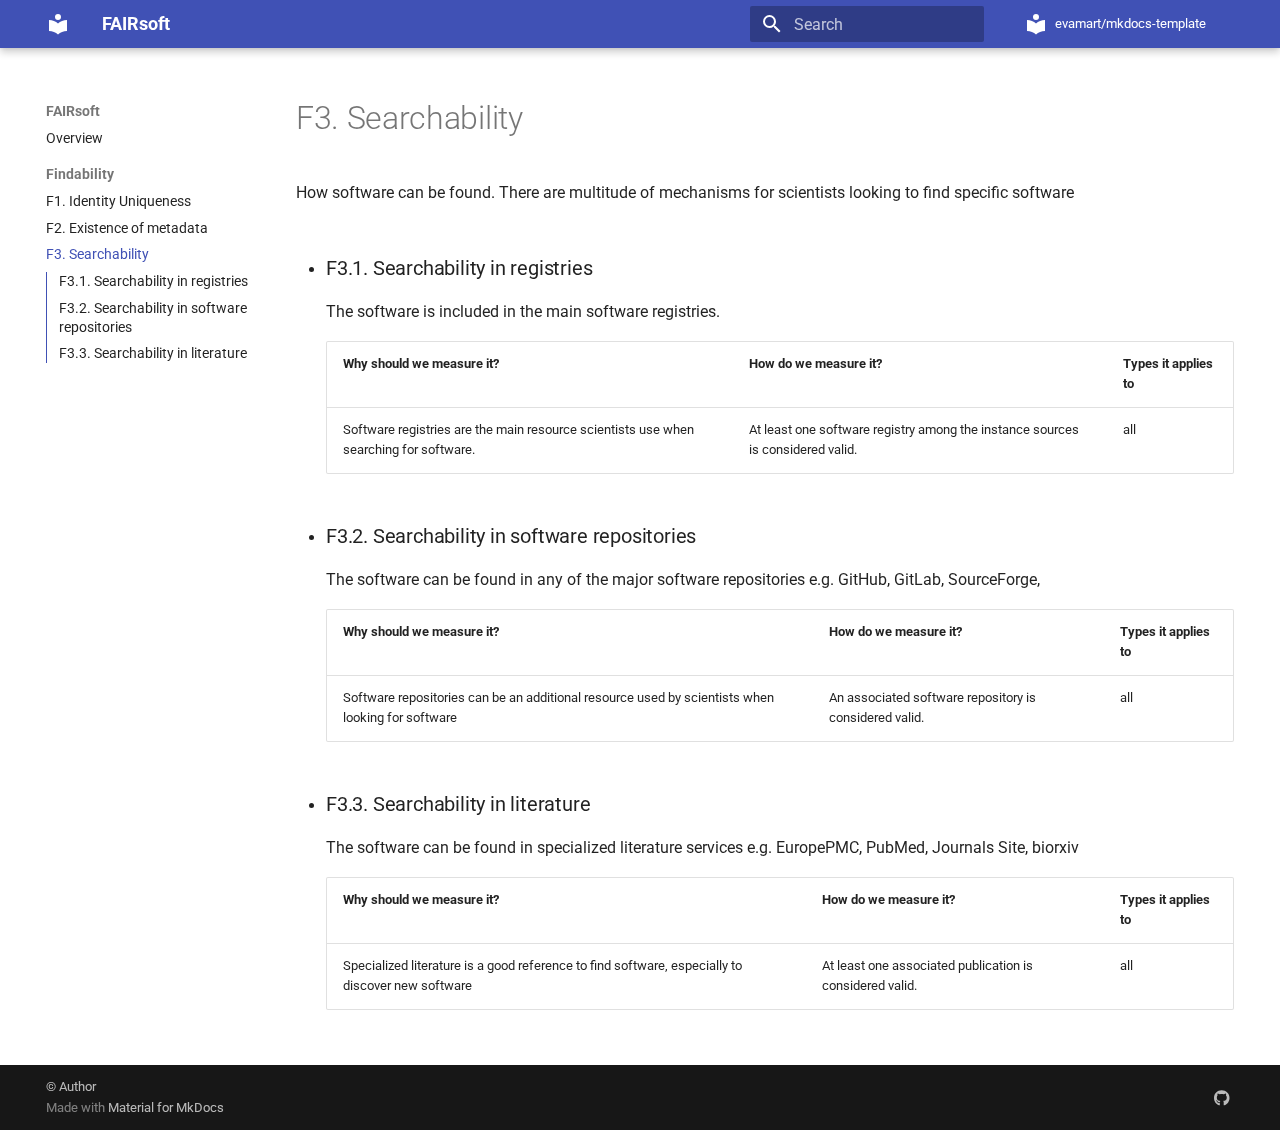
<file: site/indicators/F3_searchability/index.html>
<!doctype html>
<html lang="en" class="no-js">
  <head>
    
      <meta charset="utf-8">
      <meta name="viewport" content="width=device-width,initial-scale=1">
      
        <meta name="description" content="FAIR indicators for Research Software">
      
      
        <meta name="author" content="evamart">
      
      
      
        <link rel="prev" href="../F2_existence_of_metadata/">
      
      
      <link rel="icon" href="../../assets/images/favicon.png">
      <meta name="generator" content="mkdocs-1.4.2, mkdocs-material-9.0.10">
    
    
      
        <title>F3. Searchability - FAIRsoft</title>
      
    
    
      <link rel="stylesheet" href="../../assets/stylesheets/main.0d440cfe.min.css">
      
        
        <link rel="stylesheet" href="../../assets/stylesheets/palette.2505c338.min.css">
      
      

    
    
    
      
        
        
        <link rel="preconnect" href="https://fonts.gstatic.com" crossorigin>
        <link rel="stylesheet" href="https://fonts.googleapis.com/css?family=Roboto:300,300i,400,400i,700,700i%7CRoboto+Mono:400,400i,700,700i&display=fallback">
        <style>:root{--md-text-font:"Roboto";--md-code-font:"Roboto Mono"}</style>
      
    
    
    <script>__md_scope=new URL("../..",location),__md_hash=e=>[...e].reduce((e,_)=>(e<<5)-e+_.charCodeAt(0),0),__md_get=(e,_=localStorage,t=__md_scope)=>JSON.parse(_.getItem(t.pathname+"."+e)),__md_set=(e,_,t=localStorage,a=__md_scope)=>{try{t.setItem(a.pathname+"."+e,JSON.stringify(_))}catch(e){}}</script>
    
      

    
    
    
  </head>
  
  
    
    
    
    
    
    <body dir="ltr" data-md-color-scheme="default" data-md-color-primary="indigo" data-md-color-accent="indigo">
  
    
    
    <input class="md-toggle" data-md-toggle="drawer" type="checkbox" id="__drawer" autocomplete="off">
    <input class="md-toggle" data-md-toggle="search" type="checkbox" id="__search" autocomplete="off">
    <label class="md-overlay" for="__drawer"></label>
    <div data-md-component="skip">
      
        
        <a href="#f3-searchability" class="md-skip">
          Skip to content
        </a>
      
    </div>
    <div data-md-component="announce">
      
    </div>
    
    
      

<header class="md-header" data-md-component="header">
  <nav class="md-header__inner md-grid" aria-label="Header">
    <a href="../.." title="FAIRsoft" class="md-header__button md-logo" aria-label="FAIRsoft" data-md-component="logo">
      
  
  <svg xmlns="http://www.w3.org/2000/svg" viewBox="0 0 24 24"><path d="M12 8a3 3 0 0 0 3-3 3 3 0 0 0-3-3 3 3 0 0 0-3 3 3 3 0 0 0 3 3m0 3.54C9.64 9.35 6.5 8 3 8v11c3.5 0 6.64 1.35 9 3.54 2.36-2.19 5.5-3.54 9-3.54V8c-3.5 0-6.64 1.35-9 3.54Z"/></svg>

    </a>
    <label class="md-header__button md-icon" for="__drawer">
      <svg xmlns="http://www.w3.org/2000/svg" viewBox="0 0 24 24"><path d="M3 6h18v2H3V6m0 5h18v2H3v-2m0 5h18v2H3v-2Z"/></svg>
    </label>
    <div class="md-header__title" data-md-component="header-title">
      <div class="md-header__ellipsis">
        <div class="md-header__topic">
          <span class="md-ellipsis">
            FAIRsoft
          </span>
        </div>
        <div class="md-header__topic" data-md-component="header-topic">
          <span class="md-ellipsis">
            
              F3. Searchability
            
          </span>
        </div>
      </div>
    </div>
    
    
    
      <label class="md-header__button md-icon" for="__search">
        <svg xmlns="http://www.w3.org/2000/svg" viewBox="0 0 24 24"><path d="M9.5 3A6.5 6.5 0 0 1 16 9.5c0 1.61-.59 3.09-1.56 4.23l.27.27h.79l5 5-1.5 1.5-5-5v-.79l-.27-.27A6.516 6.516 0 0 1 9.5 16 6.5 6.5 0 0 1 3 9.5 6.5 6.5 0 0 1 9.5 3m0 2C7 5 5 7 5 9.5S7 14 9.5 14 14 12 14 9.5 12 5 9.5 5Z"/></svg>
      </label>
      <div class="md-search" data-md-component="search" role="dialog">
  <label class="md-search__overlay" for="__search"></label>
  <div class="md-search__inner" role="search">
    <form class="md-search__form" name="search">
      <input type="text" class="md-search__input" name="query" aria-label="Search" placeholder="Search" autocapitalize="off" autocorrect="off" autocomplete="off" spellcheck="false" data-md-component="search-query" required>
      <label class="md-search__icon md-icon" for="__search">
        <svg xmlns="http://www.w3.org/2000/svg" viewBox="0 0 24 24"><path d="M9.5 3A6.5 6.5 0 0 1 16 9.5c0 1.61-.59 3.09-1.56 4.23l.27.27h.79l5 5-1.5 1.5-5-5v-.79l-.27-.27A6.516 6.516 0 0 1 9.5 16 6.5 6.5 0 0 1 3 9.5 6.5 6.5 0 0 1 9.5 3m0 2C7 5 5 7 5 9.5S7 14 9.5 14 14 12 14 9.5 12 5 9.5 5Z"/></svg>
        <svg xmlns="http://www.w3.org/2000/svg" viewBox="0 0 24 24"><path d="M20 11v2H8l5.5 5.5-1.42 1.42L4.16 12l7.92-7.92L13.5 5.5 8 11h12Z"/></svg>
      </label>
      <nav class="md-search__options" aria-label="Search">
        
        <button type="reset" class="md-search__icon md-icon" title="Clear" aria-label="Clear" tabindex="-1">
          <svg xmlns="http://www.w3.org/2000/svg" viewBox="0 0 24 24"><path d="M19 6.41 17.59 5 12 10.59 6.41 5 5 6.41 10.59 12 5 17.59 6.41 19 12 13.41 17.59 19 19 17.59 13.41 12 19 6.41Z"/></svg>
        </button>
      </nav>
      
    </form>
    <div class="md-search__output">
      <div class="md-search__scrollwrap" data-md-scrollfix>
        <div class="md-search-result" data-md-component="search-result">
          <div class="md-search-result__meta">
            Initializing search
          </div>
          <ol class="md-search-result__list" role="presentation"></ol>
        </div>
      </div>
    </div>
  </div>
</div>
    
    
      <div class="md-header__source">
        <a href="https://github.com/evamart/mkdocs-template" title="Go to repository" class="md-source" data-md-component="source">
  <div class="md-source__icon md-icon">
    
    <svg xmlns="http://www.w3.org/2000/svg" viewBox="0 0 24 24"><path d="M12 8a3 3 0 0 0 3-3 3 3 0 0 0-3-3 3 3 0 0 0-3 3 3 3 0 0 0 3 3m0 3.54C9.64 9.35 6.5 8 3 8v11c3.5 0 6.64 1.35 9 3.54 2.36-2.19 5.5-3.54 9-3.54V8c-3.5 0-6.64 1.35-9 3.54Z"/></svg>
  </div>
  <div class="md-source__repository">
    evamart/mkdocs-template
  </div>
</a>
      </div>
    
  </nav>
  
</header>
    
    <div class="md-container" data-md-component="container">
      
      
        
          
        
      
      <main class="md-main" data-md-component="main">
        <div class="md-main__inner md-grid">
          
            
              
              <div class="md-sidebar md-sidebar--primary" data-md-component="sidebar" data-md-type="navigation" >
                <div class="md-sidebar__scrollwrap">
                  <div class="md-sidebar__inner">
                    


  

<nav class="md-nav md-nav--primary md-nav--integrated" aria-label="Navigation" data-md-level="0">
  <label class="md-nav__title" for="__drawer">
    <a href="../.." title="FAIRsoft" class="md-nav__button md-logo" aria-label="FAIRsoft" data-md-component="logo">
      
  
  <svg xmlns="http://www.w3.org/2000/svg" viewBox="0 0 24 24"><path d="M12 8a3 3 0 0 0 3-3 3 3 0 0 0-3-3 3 3 0 0 0-3 3 3 3 0 0 0 3 3m0 3.54C9.64 9.35 6.5 8 3 8v11c3.5 0 6.64 1.35 9 3.54 2.36-2.19 5.5-3.54 9-3.54V8c-3.5 0-6.64 1.35-9 3.54Z"/></svg>

    </a>
    FAIRsoft
  </label>
  
    <div class="md-nav__source">
      <a href="https://github.com/evamart/mkdocs-template" title="Go to repository" class="md-source" data-md-component="source">
  <div class="md-source__icon md-icon">
    
    <svg xmlns="http://www.w3.org/2000/svg" viewBox="0 0 24 24"><path d="M12 8a3 3 0 0 0 3-3 3 3 0 0 0-3-3 3 3 0 0 0-3 3 3 3 0 0 0 3 3m0 3.54C9.64 9.35 6.5 8 3 8v11c3.5 0 6.64 1.35 9 3.54 2.36-2.19 5.5-3.54 9-3.54V8c-3.5 0-6.64 1.35-9 3.54Z"/></svg>
  </div>
  <div class="md-source__repository">
    evamart/mkdocs-template
  </div>
</a>
    </div>
  
  <ul class="md-nav__list" data-md-scrollfix>
    
      
      
      

  
  
  
    <li class="md-nav__item">
      <a href="../.." class="md-nav__link">
        Overview
      </a>
    </li>
  

    
      
      
      

  
  
    
  
  
    
      
    
    <li class="md-nav__item md-nav__item--active md-nav__item--section md-nav__item--nested">
      
      
      
      
      <input class="md-nav__toggle md-toggle " type="checkbox" id="__nav_2" checked>
      
      
      
        <label class="md-nav__link" for="__nav_2" id="__nav_2_label" tabindex="0">
          Findability
          <span class="md-nav__icon md-icon"></span>
        </label>
      
      <nav class="md-nav" data-md-level="1" aria-labelledby="__nav_2_label" aria-expanded="true">
        <label class="md-nav__title" for="__nav_2">
          <span class="md-nav__icon md-icon"></span>
          Findability
        </label>
        <ul class="md-nav__list" data-md-scrollfix>
          
            
              
  
  
  
    <li class="md-nav__item">
      <a href="../F1_identity_uniqueness/" class="md-nav__link">
        F1. Identity Uniqueness
      </a>
    </li>
  

            
          
            
              
  
  
  
    <li class="md-nav__item">
      <a href="../F2_existence_of_metadata/" class="md-nav__link">
        F2. Existence of metadata
      </a>
    </li>
  

            
          
            
              
  
  
    
  
  
    <li class="md-nav__item md-nav__item--active">
      
      <input class="md-nav__toggle md-toggle" type="checkbox" id="__toc">
      
      
        
      
      
        <label class="md-nav__link md-nav__link--active" for="__toc">
          F3. Searchability
          <span class="md-nav__icon md-icon"></span>
        </label>
      
      <a href="./" class="md-nav__link md-nav__link--active">
        F3. Searchability
      </a>
      
        

<nav class="md-nav md-nav--secondary" aria-label="Table of contents">
  
  
  
    
  
  
    <label class="md-nav__title" for="__toc">
      <span class="md-nav__icon md-icon"></span>
      Table of contents
    </label>
    <ul class="md-nav__list" data-md-component="toc" data-md-scrollfix>
      
        <li class="md-nav__item">
  <a href="#f31-searchability-in-registries" class="md-nav__link">
    F3.1. Searchability in registries
  </a>
  
</li>
      
        <li class="md-nav__item">
  <a href="#f32-searchability-in-software-repositories" class="md-nav__link">
    F3.2. Searchability in software repositories
  </a>
  
</li>
      
        <li class="md-nav__item">
  <a href="#f33-searchability-in-literature" class="md-nav__link">
    F3.3. Searchability in literature
  </a>
  
</li>
      
    </ul>
  
</nav>
      
    </li>
  

            
          
        </ul>
      </nav>
    </li>
  

    
  </ul>
</nav>
                  </div>
                </div>
              </div>
            
            
          
          
            <div class="md-content" data-md-component="content">
              <article class="md-content__inner md-typeset">
                
                  

  
  



<h1 id="f3-searchability">F3.  Searchability<a class="headerlink" href="#f3-searchability" title="Permanent link">&para;</a></h1>
<p>How software can be found. There are multitude of mechanisms for scientists looking to find specific software</p>
<ul>
<li>
<h3 id="f31-searchability-in-registries">F3.1. Searchability in registries<a class="headerlink" href="#f31-searchability-in-registries" title="Permanent link">&para;</a></h3>
<p>The software is included in the main software registries.</p>
<table>
<thead>
<tr>
<th>Why should we measure it?</th>
<th>How do we measure it?</th>
<th>Types it applies to</th>
</tr>
</thead>
<tbody>
<tr>
<td>Software registries are the main resource scientists use when searching for software.</td>
<td>At least one software registry among the instance sources is considered valid.</td>
<td>all</td>
</tr>
</tbody>
</table>
</li>
<li>
<h3 id="f32-searchability-in-software-repositories">F3.2. Searchability in software repositories<a class="headerlink" href="#f32-searchability-in-software-repositories" title="Permanent link">&para;</a></h3>
<p>The software can be found in any of the major software repositories e.g. GitHub, GitLab, SourceForge,</p>
<table>
<thead>
<tr>
<th>Why should we measure it?</th>
<th>How do we measure it?</th>
<th>Types it applies to</th>
</tr>
</thead>
<tbody>
<tr>
<td>Software repositories can be an additional resource used by scientists when looking for software</td>
<td>An associated software repository is considered valid.</td>
<td>all</td>
</tr>
</tbody>
</table>
</li>
<li>
<h3 id="f33-searchability-in-literature">F3.3. Searchability in literature<a class="headerlink" href="#f33-searchability-in-literature" title="Permanent link">&para;</a></h3>
<p>The software can be found in specialized literature services e.g. EuropePMC, PubMed, Journals Site, biorxiv</p>
<table>
<thead>
<tr>
<th>Why should we measure it?</th>
<th>How do we measure it?</th>
<th>Types it applies to</th>
</tr>
</thead>
<tbody>
<tr>
<td>Specialized literature is a good reference to find software, especially to discover new software</td>
<td>At least one associated publication is considered valid.</td>
<td>all</td>
</tr>
</tbody>
</table>
</li>
</ul>





                
              </article>
            </div>
          
          
  <script>var tabs=__md_get("__tabs");if(Array.isArray(tabs))e:for(var set of document.querySelectorAll(".tabbed-set")){var tab,labels=set.querySelector(".tabbed-labels");for(tab of tabs)for(var label of labels.getElementsByTagName("label"))if(label.innerText.trim()===tab){var input=document.getElementById(label.htmlFor);input.checked=!0;continue e}}</script>

        </div>
        
      </main>
      
        <footer class="md-footer">
  
  <div class="md-footer-meta md-typeset">
    <div class="md-footer-meta__inner md-grid">
      <div class="md-copyright">
  
    <div class="md-copyright__highlight">
      &copy; Author

    </div>
  
  
    Made with
    <a href="https://squidfunk.github.io/mkdocs-material/" target="_blank" rel="noopener">
      Material for MkDocs
    </a>
  
</div>
      
        <div class="md-social">
  
    
    
      
      
    
    <a href="https://github.com/Andre601/mkdocs-template" target="_blank" rel="noopener" title="github.com" class="md-social__link">
      <svg xmlns="http://www.w3.org/2000/svg" viewBox="0 0 496 512"><!--! Font Awesome Free 6.2.1 by @fontawesome - https://fontawesome.com License - https://fontawesome.com/license/free (Icons: CC BY 4.0, Fonts: SIL OFL 1.1, Code: MIT License) Copyright 2022 Fonticons, Inc.--><path d="M165.9 397.4c0 2-2.3 3.6-5.2 3.6-3.3.3-5.6-1.3-5.6-3.6 0-2 2.3-3.6 5.2-3.6 3-.3 5.6 1.3 5.6 3.6zm-31.1-4.5c-.7 2 1.3 4.3 4.3 4.9 2.6 1 5.6 0 6.2-2s-1.3-4.3-4.3-5.2c-2.6-.7-5.5.3-6.2 2.3zm44.2-1.7c-2.9.7-4.9 2.6-4.6 4.9.3 2 2.9 3.3 5.9 2.6 2.9-.7 4.9-2.6 4.6-4.6-.3-1.9-3-3.2-5.9-2.9zM244.8 8C106.1 8 0 113.3 0 252c0 110.9 69.8 205.8 169.5 239.2 12.8 2.3 17.3-5.6 17.3-12.1 0-6.2-.3-40.4-.3-61.4 0 0-70 15-84.7-29.8 0 0-11.4-29.1-27.8-36.6 0 0-22.9-15.7 1.6-15.4 0 0 24.9 2 38.6 25.8 21.9 38.6 58.6 27.5 72.9 20.9 2.3-16 8.8-27.1 16-33.7-55.9-6.2-112.3-14.3-112.3-110.5 0-27.5 7.6-41.3 23.6-58.9-2.6-6.5-11.1-33.3 2.6-67.9 20.9-6.5 69 27 69 27 20-5.6 41.5-8.5 62.8-8.5s42.8 2.9 62.8 8.5c0 0 48.1-33.6 69-27 13.7 34.7 5.2 61.4 2.6 67.9 16 17.7 25.8 31.5 25.8 58.9 0 96.5-58.9 104.2-114.8 110.5 9.2 7.9 17 22.9 17 46.4 0 33.7-.3 75.4-.3 83.6 0 6.5 4.6 14.4 17.3 12.1C428.2 457.8 496 362.9 496 252 496 113.3 383.5 8 244.8 8zM97.2 352.9c-1.3 1-1 3.3.7 5.2 1.6 1.6 3.9 2.3 5.2 1 1.3-1 1-3.3-.7-5.2-1.6-1.6-3.9-2.3-5.2-1zm-10.8-8.1c-.7 1.3.3 2.9 2.3 3.9 1.6 1 3.6.7 4.3-.7.7-1.3-.3-2.9-2.3-3.9-2-.6-3.6-.3-4.3.7zm32.4 35.6c-1.6 1.3-1 4.3 1.3 6.2 2.3 2.3 5.2 2.6 6.5 1 1.3-1.3.7-4.3-1.3-6.2-2.2-2.3-5.2-2.6-6.5-1zm-11.4-14.7c-1.6 1-1.6 3.6 0 5.9 1.6 2.3 4.3 3.3 5.6 2.3 1.6-1.3 1.6-3.9 0-6.2-1.4-2.3-4-3.3-5.6-2z"/></svg>
    </a>
  
</div>
      
    </div>
  </div>
</footer>
      
    </div>
    <div class="md-dialog" data-md-component="dialog">
      <div class="md-dialog__inner md-typeset"></div>
    </div>
    
    <script id="__config" type="application/json">{"base": "../..", "features": ["content.tabs.link", "navigation.expand", "navigation.instant", "navigation.sections", "navigation.tracking", "toc.integrate"], "search": "../../assets/javascripts/workers/search.db81ec45.min.js", "translations": {"clipboard.copied": "Copied to clipboard", "clipboard.copy": "Copy to clipboard", "search.result.more.one": "1 more on this page", "search.result.more.other": "# more on this page", "search.result.none": "No matching documents", "search.result.one": "1 matching document", "search.result.other": "# matching documents", "search.result.placeholder": "Type to start searching", "search.result.term.missing": "Missing", "select.version": "Select version"}}</script>
    
    
      <script src="../../assets/javascripts/bundle.6df46069.min.js"></script>
      
    
  </body>
</html>
</file>
<file: site/assets/stylesheets/main.0d440cfe.min.css>
@charset "UTF-8";html{-webkit-text-size-adjust:none;-moz-text-size-adjust:none;text-size-adjust:none;box-sizing:border-box}*,:after,:before{box-sizing:inherit}@media (prefers-reduced-motion){*,:after,:before{transition:none!important}}body{margin:0}a,button,input,label{-webkit-tap-highlight-color:transparent}a{color:inherit;text-decoration:none}hr{border:0;box-sizing:initial;display:block;height:.05rem;overflow:visible;padding:0}small{font-size:80%}sub,sup{line-height:1em}img{border-style:none}table{border-collapse:initial;border-spacing:0}td,th{font-weight:400;vertical-align:top}button{background:#0000;border:0;font-family:inherit;font-size:inherit;margin:0;padding:0}input{border:0;outline:none}:root{--md-primary-fg-color:#4051b5;--md-primary-fg-color--light:#5d6cc0;--md-primary-fg-color--dark:#303fa1;--md-primary-bg-color:#fff;--md-primary-bg-color--light:#ffffffb3;--md-accent-fg-color:#526cfe;--md-accent-fg-color--transparent:#526cfe1a;--md-accent-bg-color:#fff;--md-accent-bg-color--light:#ffffffb3}:root,[data-md-color-scheme=default]{--md-default-fg-color:#000000de;--md-default-fg-color--light:#0000008a;--md-default-fg-color--lighter:#00000052;--md-default-fg-color--lightest:#00000012;--md-default-bg-color:#fff;--md-default-bg-color--light:#ffffffb3;--md-default-bg-color--lighter:#ffffff4d;--md-default-bg-color--lightest:#ffffff1f;--md-code-fg-color:#36464e;--md-code-bg-color:#f5f5f5;--md-code-hl-color:#ffff0080;--md-code-hl-number-color:#d52a2a;--md-code-hl-special-color:#db1457;--md-code-hl-function-color:#a846b9;--md-code-hl-constant-color:#6e59d9;--md-code-hl-keyword-color:#3f6ec6;--md-code-hl-string-color:#1c7d4d;--md-code-hl-name-color:var(--md-code-fg-color);--md-code-hl-operator-color:var(--md-default-fg-color--light);--md-code-hl-punctuation-color:var(--md-default-fg-color--light);--md-code-hl-comment-color:var(--md-default-fg-color--light);--md-code-hl-generic-color:var(--md-default-fg-color--light);--md-code-hl-variable-color:var(--md-default-fg-color--light);--md-typeset-color:var(--md-default-fg-color);--md-typeset-a-color:var(--md-primary-fg-color);--md-typeset-mark-color:#ffff0080;--md-typeset-del-color:#f5503d26;--md-typeset-ins-color:#0bd57026;--md-typeset-kbd-color:#fafafa;--md-typeset-kbd-accent-color:#fff;--md-typeset-kbd-border-color:#b8b8b8;--md-typeset-table-color:#0000001f;--md-admonition-fg-color:var(--md-default-fg-color);--md-admonition-bg-color:var(--md-default-bg-color);--md-footer-fg-color:#fff;--md-footer-fg-color--light:#ffffffb3;--md-footer-fg-color--lighter:#ffffff73;--md-footer-bg-color:#000000de;--md-footer-bg-color--dark:#00000052;--md-shadow-z1:0 0.2rem 0.5rem #0000000d,0 0 0.05rem #0000001a;--md-shadow-z2:0 0.2rem 0.5rem #0000001a,0 0 0.05rem #00000040;--md-shadow-z3:0 0.2rem 0.5rem #0003,0 0 0.05rem #00000059}.md-icon svg{fill:currentcolor;display:block;height:1.2rem;width:1.2rem}body{-webkit-font-smoothing:antialiased;-moz-osx-font-smoothing:grayscale;--md-text-font-family:var(--md-text-font,_),-apple-system,BlinkMacSystemFont,Helvetica,Arial,sans-serif;--md-code-font-family:var(--md-code-font,_),SFMono-Regular,Consolas,Menlo,monospace}aside,body,input{font-feature-settings:"kern","liga";color:var(--md-typeset-color);font-family:var(--md-text-font-family)}code,kbd,pre{font-feature-settings:"kern";font-family:var(--md-code-font-family)}:root{--md-typeset-table-sort-icon:url('data:image/svg+xml;charset=utf-8,<svg xmlns="http://www.w3.org/2000/svg" viewBox="0 0 24 24"><path d="m18 21-4-4h3V7h-3l4-4 4 4h-3v10h3M2 19v-2h10v2M2 13v-2h7v2M2 7V5h4v2H2Z"/></svg>');--md-typeset-table-sort-icon--asc:url('data:image/svg+xml;charset=utf-8,<svg xmlns="http://www.w3.org/2000/svg" viewBox="0 0 24 24"><path d="M19 17h3l-4 4-4-4h3V3h2M2 17h10v2H2M6 5v2H2V5m0 6h7v2H2v-2Z"/></svg>');--md-typeset-table-sort-icon--desc:url('data:image/svg+xml;charset=utf-8,<svg xmlns="http://www.w3.org/2000/svg" viewBox="0 0 24 24"><path d="M19 7h3l-4-4-4 4h3v14h2M2 17h10v2H2M6 5v2H2V5m0 6h7v2H2v-2Z"/></svg>')}.md-typeset{-webkit-print-color-adjust:exact;color-adjust:exact;font-size:.8rem;line-height:1.6}@media print{.md-typeset{font-size:.68rem}}.md-typeset blockquote,.md-typeset dl,.md-typeset figure,.md-typeset ol,.md-typeset pre,.md-typeset ul{margin-bottom:1em;margin-top:1em}.md-typeset h1{color:var(--md-default-fg-color--light);font-size:2em;line-height:1.3;margin:0 0 1.25em}.md-typeset h1,.md-typeset h2{font-weight:300;letter-spacing:-.01em}.md-typeset h2{font-size:1.5625em;line-height:1.4;margin:1.6em 0 .64em}.md-typeset h3{font-size:1.25em;font-weight:400;letter-spacing:-.01em;line-height:1.5;margin:1.6em 0 .8em}.md-typeset h2+h3{margin-top:.8em}.md-typeset h4{font-weight:700;letter-spacing:-.01em;margin:1em 0}.md-typeset h5,.md-typeset h6{color:var(--md-default-fg-color--light);font-size:.8em;font-weight:700;letter-spacing:-.01em;margin:1.25em 0}.md-typeset h5{text-transform:uppercase}.md-typeset hr{border-bottom:.05rem solid var(--md-default-fg-color--lightest);display:flow-root;margin:1.5em 0}.md-typeset a{color:var(--md-typeset-a-color);word-break:break-word}.md-typeset a,.md-typeset a:before{transition:color 125ms}.md-typeset a:focus,.md-typeset a:hover{color:var(--md-accent-fg-color)}.md-typeset a:focus code,.md-typeset a:hover code{background-color:var(--md-accent-fg-color--transparent)}.md-typeset a code{color:currentcolor;transition:background-color 125ms}.md-typeset a.focus-visible{outline-color:var(--md-accent-fg-color);outline-offset:.2rem}.md-typeset code,.md-typeset kbd,.md-typeset pre{color:var(--md-code-fg-color);direction:ltr;font-variant-ligatures:none}@media print{.md-typeset code,.md-typeset kbd,.md-typeset pre{white-space:pre-wrap}}.md-typeset code{background-color:var(--md-code-bg-color);border-radius:.1rem;-webkit-box-decoration-break:clone;box-decoration-break:clone;font-size:.85em;padding:0 .2941176471em;word-break:break-word}.md-typeset code:not(.focus-visible){-webkit-tap-highlight-color:transparent;outline:none}.md-typeset pre{display:flow-root;line-height:1.4;position:relative}.md-typeset pre>code{-webkit-box-decoration-break:slice;box-decoration-break:slice;box-shadow:none;display:block;margin:0;outline-color:var(--md-accent-fg-color);overflow:auto;padding:.7720588235em 1.1764705882em;scrollbar-color:var(--md-default-fg-color--lighter) #0000;scrollbar-width:thin;touch-action:auto;word-break:normal}.md-typeset pre>code:hover{scrollbar-color:var(--md-accent-fg-color) #0000}.md-typeset pre>code::-webkit-scrollbar{height:.2rem;width:.2rem}.md-typeset pre>code::-webkit-scrollbar-thumb{background-color:var(--md-default-fg-color--lighter)}.md-typeset pre>code::-webkit-scrollbar-thumb:hover{background-color:var(--md-accent-fg-color)}.md-typeset kbd{background-color:var(--md-typeset-kbd-color);border-radius:.1rem;box-shadow:0 .1rem 0 .05rem var(--md-typeset-kbd-border-color),0 .1rem 0 var(--md-typeset-kbd-border-color),0 -.1rem .2rem var(--md-typeset-kbd-accent-color) inset;color:var(--md-default-fg-color);display:inline-block;font-size:.75em;padding:0 .6666666667em;vertical-align:text-top;word-break:break-word}.md-typeset mark{background-color:var(--md-typeset-mark-color);-webkit-box-decoration-break:clone;box-decoration-break:clone;color:inherit;word-break:break-word}.md-typeset abbr{border-bottom:.05rem dotted var(--md-default-fg-color--light);cursor:help;text-decoration:none}@media (hover:none){.md-typeset abbr[title]:focus:after,.md-typeset abbr[title]:hover:after{background-color:var(--md-default-fg-color);border-radius:.1rem;box-shadow:var(--md-shadow-z3);color:var(--md-default-bg-color);content:attr(title);font-size:.7rem;left:.8rem;margin-top:2em;padding:.2rem .3rem;position:absolute;right:.8rem}}.md-typeset small{opacity:.75}[dir=ltr] .md-typeset sub,[dir=ltr] .md-typeset sup{margin-left:.078125em}[dir=rtl] .md-typeset sub,[dir=rtl] .md-typeset sup{margin-right:.078125em}[dir=ltr] .md-typeset blockquote{padding-left:.6rem}[dir=rtl] .md-typeset blockquote{padding-right:.6rem}[dir=ltr] .md-typeset blockquote{border-left:.2rem solid var(--md-default-fg-color--lighter)}[dir=rtl] .md-typeset blockquote{border-right:.2rem solid var(--md-default-fg-color--lighter)}.md-typeset blockquote{color:var(--md-default-fg-color--light);margin-left:0;margin-right:0}.md-typeset ul{list-style-type:disc}[dir=ltr] .md-typeset ol,[dir=ltr] .md-typeset ul{margin-left:.625em}[dir=rtl] .md-typeset ol,[dir=rtl] .md-typeset ul{margin-right:.625em}.md-typeset ol,.md-typeset ul{padding:0}.md-typeset ol:not([hidden]),.md-typeset ul:not([hidden]){display:flow-root}.md-typeset ol ol,.md-typeset ul ol{list-style-type:lower-alpha}.md-typeset ol ol ol,.md-typeset ul ol ol{list-style-type:lower-roman}[dir=ltr] .md-typeset ol li,[dir=ltr] .md-typeset ul li{margin-left:1.25em}[dir=rtl] .md-typeset ol li,[dir=rtl] .md-typeset ul li{margin-right:1.25em}.md-typeset ol li,.md-typeset ul li{margin-bottom:.5em}.md-typeset ol li blockquote,.md-typeset ol li p,.md-typeset ul li blockquote,.md-typeset ul li p{margin:.5em 0}.md-typeset ol li:last-child,.md-typeset ul li:last-child{margin-bottom:0}[dir=ltr] .md-typeset ol li ol,[dir=ltr] .md-typeset ol li ul,[dir=ltr] .md-typeset ul li ol,[dir=ltr] .md-typeset ul li ul{margin-left:.625em}[dir=rtl] .md-typeset ol li ol,[dir=rtl] .md-typeset ol li ul,[dir=rtl] .md-typeset ul li ol,[dir=rtl] .md-typeset ul li ul{margin-right:.625em}.md-typeset ol li ol,.md-typeset ol li ul,.md-typeset ul li ol,.md-typeset ul li ul{margin-bottom:.5em;margin-top:.5em}[dir=ltr] .md-typeset dd{margin-left:1.875em}[dir=rtl] .md-typeset dd{margin-right:1.875em}.md-typeset dd{margin-bottom:1.5em;margin-top:1em}.md-typeset img,.md-typeset svg,.md-typeset video{height:auto;max-width:100%}.md-typeset img[align=left]{margin:1em 1em 1em 0}.md-typeset img[align=right]{margin:1em 0 1em 1em}.md-typeset img[align]:only-child{margin-top:0}.md-typeset img[src$="#gh-dark-mode-only"],.md-typeset img[src$="#only-dark"]{display:none}.md-typeset figure{display:flow-root;margin:1em auto;max-width:100%;text-align:center;width:-webkit-fit-content;width:-moz-fit-content;width:fit-content}.md-typeset figure img{display:block}.md-typeset figcaption{font-style:italic;margin:1em auto;max-width:24rem}.md-typeset iframe{max-width:100%}.md-typeset table:not([class]){background-color:var(--md-default-bg-color);border:.05rem solid var(--md-typeset-table-color);border-radius:.1rem;display:inline-block;font-size:.64rem;max-width:100%;overflow:auto;touch-action:auto}@media print{.md-typeset table:not([class]){display:table}}.md-typeset table:not([class])+*{margin-top:1.5em}.md-typeset table:not([class]) td>:first-child,.md-typeset table:not([class]) th>:first-child{margin-top:0}.md-typeset table:not([class]) td>:last-child,.md-typeset table:not([class]) th>:last-child{margin-bottom:0}.md-typeset table:not([class]) td:not([align]),.md-typeset table:not([class]) th:not([align]){text-align:left}[dir=rtl] .md-typeset table:not([class]) td:not([align]),[dir=rtl] .md-typeset table:not([class]) th:not([align]){text-align:right}.md-typeset table:not([class]) th{font-weight:700;min-width:5rem;padding:.9375em 1.25em;vertical-align:top}.md-typeset table:not([class]) td{border-top:.05rem solid var(--md-typeset-table-color);padding:.9375em 1.25em;vertical-align:top}.md-typeset table:not([class]) tbody tr{transition:background-color 125ms}.md-typeset table:not([class]) tbody tr:hover{background-color:rgba(0,0,0,.035);box-shadow:0 .05rem 0 var(--md-default-bg-color) inset}.md-typeset table:not([class]) a{word-break:normal}.md-typeset table th[role=columnheader]{cursor:pointer}[dir=ltr] .md-typeset table th[role=columnheader]:after{margin-left:.5em}[dir=rtl] .md-typeset table th[role=columnheader]:after{margin-right:.5em}.md-typeset table th[role=columnheader]:after{content:"";display:inline-block;height:1.2em;-webkit-mask-image:var(--md-typeset-table-sort-icon);mask-image:var(--md-typeset-table-sort-icon);-webkit-mask-repeat:no-repeat;mask-repeat:no-repeat;-webkit-mask-size:contain;mask-size:contain;transition:background-color 125ms;vertical-align:text-bottom;width:1.2em}.md-typeset table th[role=columnheader]:hover:after{background-color:var(--md-default-fg-color--lighter)}.md-typeset table th[role=columnheader][aria-sort=ascending]:after{background-color:var(--md-default-fg-color--light);-webkit-mask-image:var(--md-typeset-table-sort-icon--asc);mask-image:var(--md-typeset-table-sort-icon--asc)}.md-typeset table th[role=columnheader][aria-sort=descending]:after{background-color:var(--md-default-fg-color--light);-webkit-mask-image:var(--md-typeset-table-sort-icon--desc);mask-image:var(--md-typeset-table-sort-icon--desc)}.md-typeset__scrollwrap{margin:1em -.8rem;overflow-x:auto;touch-action:auto}.md-typeset__table{display:inline-block;margin-bottom:.5em;padding:0 .8rem}@media print{.md-typeset__table{display:block}}html .md-typeset__table table{display:table;margin:0;overflow:hidden;width:100%}@media screen and (max-width:44.9375em){.md-content__inner>pre{margin:1em -.8rem}.md-content__inner>pre code{border-radius:0}}.md-banner{background-color:var(--md-footer-bg-color);color:var(--md-footer-fg-color);overflow:auto}@media print{.md-banner{display:none}}.md-banner--warning{background:var(--md-typeset-mark-color);color:var(--md-default-fg-color)}.md-banner__inner{font-size:.7rem;margin:.6rem auto;padding:0 .8rem}[dir=ltr] .md-banner__button{float:right}[dir=rtl] .md-banner__button{float:left}.md-banner__button{color:inherit;cursor:pointer;transition:opacity .25s}.md-banner__button:hover{opacity:.7}html{font-size:125%;height:100%;overflow-x:hidden}@media screen and (min-width:100em){html{font-size:137.5%}}@media screen and (min-width:125em){html{font-size:150%}}body{background-color:var(--md-default-bg-color);display:flex;flex-direction:column;font-size:.5rem;min-height:100%;position:relative;width:100%}@media print{body{display:block}}@media screen and (max-width:59.9375em){body[data-md-scrolllock]{position:fixed}}.md-grid{margin-left:auto;margin-right:auto;max-width:61rem}.md-container{display:flex;flex-direction:column;flex-grow:1}@media print{.md-container{display:block}}.md-main{flex-grow:1}.md-main__inner{display:flex;height:100%;margin-top:1.5rem}.md-ellipsis{overflow:hidden;text-overflow:ellipsis;white-space:nowrap}.md-toggle{display:none}.md-option{height:0;opacity:0;position:absolute;width:0}.md-option:checked+label:not([hidden]){display:block}.md-option.focus-visible+label{outline-color:var(--md-accent-fg-color);outline-style:auto}.md-skip{background-color:var(--md-default-fg-color);border-radius:.1rem;color:var(--md-default-bg-color);font-size:.64rem;margin:.5rem;opacity:0;outline-color:var(--md-accent-fg-color);padding:.3rem .5rem;position:fixed;transform:translateY(.4rem);z-index:-1}.md-skip:focus{opacity:1;transform:translateY(0);transition:transform .25s cubic-bezier(.4,0,.2,1),opacity 175ms 75ms;z-index:10}@page{margin:25mm}:root{--md-clipboard-icon:url('data:image/svg+xml;charset=utf-8,<svg xmlns="http://www.w3.org/2000/svg" viewBox="0 0 24 24"><path d="M19 21H8V7h11m0-2H8a2 2 0 0 0-2 2v14a2 2 0 0 0 2 2h11a2 2 0 0 0 2-2V7a2 2 0 0 0-2-2m-3-4H4a2 2 0 0 0-2 2v14h2V3h12V1Z"/></svg>')}.md-clipboard{border-radius:.1rem;color:var(--md-default-fg-color--lightest);cursor:pointer;height:1.5em;outline-color:var(--md-accent-fg-color);outline-offset:.1rem;position:absolute;right:.5em;top:.5em;transition:color .25s;width:1.5em;z-index:1}@media print{.md-clipboard{display:none}}.md-clipboard:not(.focus-visible){-webkit-tap-highlight-color:transparent;outline:none}:hover>.md-clipboard{color:var(--md-default-fg-color--light)}.md-clipboard:focus,.md-clipboard:hover{color:var(--md-accent-fg-color)}.md-clipboard:after{background-color:currentcolor;content:"";display:block;height:1.125em;margin:0 auto;-webkit-mask-image:var(--md-clipboard-icon);mask-image:var(--md-clipboard-icon);-webkit-mask-position:center;mask-position:center;-webkit-mask-repeat:no-repeat;mask-repeat:no-repeat;-webkit-mask-size:contain;mask-size:contain;width:1.125em}.md-clipboard--inline{cursor:pointer}.md-clipboard--inline code{transition:color .25s,background-color .25s}.md-clipboard--inline:focus code,.md-clipboard--inline:hover code{background-color:var(--md-accent-fg-color--transparent);color:var(--md-accent-fg-color)}@keyframes consent{0%{opacity:0;transform:translateY(100%)}to{opacity:1;transform:translateY(0)}}@keyframes overlay{0%{opacity:0}to{opacity:1}}.md-consent__overlay{animation:overlay .25s both;-webkit-backdrop-filter:blur(.1rem);backdrop-filter:blur(.1rem);background-color:#0000008a;height:100%;opacity:1;position:fixed;top:0;width:100%;z-index:5}.md-consent__inner{animation:consent .5s cubic-bezier(.1,.7,.1,1) both;background-color:var(--md-default-bg-color);border:0;border-radius:.1rem;bottom:0;box-shadow:0 0 .2rem #0000001a,0 .2rem .4rem #0003;max-height:100%;overflow:auto;padding:0;position:fixed;width:100%;z-index:5}.md-consent__form{padding:.8rem}.md-consent__settings{display:none;margin:1em 0}input:checked+.md-consent__settings{display:block}.md-consent__controls{margin-bottom:.8rem}.md-typeset .md-consent__controls .md-button{display:inline}@media screen and (max-width:44.9375em){.md-typeset .md-consent__controls .md-button{display:block;margin-top:.4rem;text-align:center;width:100%}}.md-consent label{cursor:pointer}.md-content{flex-grow:1;min-width:0}.md-content__inner{margin:0 .8rem 1.2rem;padding-top:.6rem}@media screen and (min-width:76.25em){[dir=ltr] .md-sidebar--primary:not([hidden])~.md-content>.md-content__inner{margin-left:1.2rem}[dir=ltr] .md-sidebar--secondary:not([hidden])~.md-content>.md-content__inner,[dir=rtl] .md-sidebar--primary:not([hidden])~.md-content>.md-content__inner{margin-right:1.2rem}[dir=rtl] .md-sidebar--secondary:not([hidden])~.md-content>.md-content__inner{margin-left:1.2rem}}.md-content__inner:before{content:"";display:block;height:.4rem}.md-content__inner>:last-child{margin-bottom:0}[dir=ltr] .md-content__button{float:right}[dir=rtl] .md-content__button{float:left}[dir=ltr] .md-content__button{margin-left:.4rem}[dir=rtl] .md-content__button{margin-right:.4rem}.md-content__button{margin:.4rem 0;padding:0}@media print{.md-content__button{display:none}}.md-typeset .md-content__button{color:var(--md-default-fg-color--lighter)}.md-content__button svg{display:inline;vertical-align:top}[dir=rtl] .md-content__button svg{transform:scaleX(-1)}[dir=ltr] .md-dialog{right:.8rem}[dir=rtl] .md-dialog{left:.8rem}.md-dialog{background-color:var(--md-default-fg-color);border-radius:.1rem;bottom:.8rem;box-shadow:var(--md-shadow-z3);min-width:11.1rem;opacity:0;padding:.4rem .6rem;pointer-events:none;position:fixed;transform:translateY(100%);transition:transform 0ms .4s,opacity .4s;z-index:4}@media print{.md-dialog{display:none}}.md-dialog--active{opacity:1;pointer-events:auto;transform:translateY(0);transition:transform .4s cubic-bezier(.075,.85,.175,1),opacity .4s}.md-dialog__inner{color:var(--md-default-bg-color);font-size:.7rem}.md-feedback{margin:2em 0 1em;text-align:center}.md-feedback fieldset{border:none;margin:0;padding:0}.md-feedback__title{font-weight:700;margin:1em auto}.md-feedback__inner{position:relative}.md-feedback__list{align-content:baseline;display:flex;flex-wrap:wrap;justify-content:center;position:relative}.md-feedback__list:hover .md-icon:not(:disabled){color:var(--md-default-fg-color--lighter)}:disabled .md-feedback__list{min-height:1.8rem}.md-feedback__icon{color:var(--md-default-fg-color--light);cursor:pointer;flex-shrink:0;margin:0 .1rem;transition:color 125ms}.md-feedback__icon:not(:disabled).md-icon:hover{color:var(--md-accent-fg-color)}.md-feedback__icon:disabled{color:var(--md-default-fg-color--lightest);pointer-events:none}.md-feedback__note{opacity:0;position:relative;transform:translateY(.4rem);transition:transform .4s cubic-bezier(.1,.7,.1,1),opacity .15s}.md-feedback__note>*{margin:0 auto;max-width:16rem}:disabled .md-feedback__note{opacity:1;transform:translateY(0)}.md-footer{background-color:var(--md-footer-bg-color);color:var(--md-footer-fg-color)}@media print{.md-footer{display:none}}.md-footer__inner{justify-content:space-between;overflow:auto;padding:.2rem}.md-footer__inner:not([hidden]){display:flex}.md-footer__link{display:flex;flex-grow:0.01;outline-color:var(--md-accent-fg-color);overflow:hidden;padding-bottom:.4rem;padding-top:1.4rem;transition:opacity .25s}.md-footer__link:focus,.md-footer__link:hover{opacity:.7}[dir=rtl] .md-footer__link svg{transform:scaleX(-1)}@media screen and (max-width:44.9375em){.md-footer__link--prev .md-footer__title{display:none}}[dir=ltr] .md-footer__link--next{margin-left:auto}[dir=rtl] .md-footer__link--next{margin-right:auto}.md-footer__link--next{text-align:right}[dir=rtl] .md-footer__link--next{text-align:left}.md-footer__title{flex-grow:1;font-size:.9rem;line-height:2.4rem;max-width:calc(100% - 2.4rem);padding:0 1rem;position:relative;white-space:nowrap}.md-footer__button{margin:.2rem;padding:.4rem}.md-footer__direction{font-size:.64rem;left:0;margin-top:-1rem;opacity:.7;padding:0 1rem;position:absolute;right:0}.md-footer-meta{background-color:var(--md-footer-bg-color--dark)}.md-footer-meta__inner{display:flex;flex-wrap:wrap;justify-content:space-between;padding:.2rem}html .md-footer-meta.md-typeset a{color:var(--md-footer-fg-color--light)}html .md-footer-meta.md-typeset a:focus,html .md-footer-meta.md-typeset a:hover{color:var(--md-footer-fg-color)}.md-copyright{color:var(--md-footer-fg-color--lighter);font-size:.64rem;margin:auto .6rem;padding:.4rem 0;width:100%}@media screen and (min-width:45em){.md-copyright{width:auto}}.md-copyright__highlight{color:var(--md-footer-fg-color--light)}.md-social{margin:0 .4rem;padding:.2rem 0 .6rem}@media screen and (min-width:45em){.md-social{padding:.6rem 0}}.md-social__link{display:inline-block;height:1.6rem;text-align:center;width:1.6rem}.md-social__link:before{line-height:1.9}.md-social__link svg{fill:currentcolor;max-height:.8rem;vertical-align:-25%}.md-typeset .md-button{border:.1rem solid;border-radius:.1rem;color:var(--md-primary-fg-color);cursor:pointer;display:inline-block;font-weight:700;padding:.625em 2em;transition:color 125ms,background-color 125ms,border-color 125ms}.md-typeset .md-button--primary{background-color:var(--md-primary-fg-color);border-color:var(--md-primary-fg-color);color:var(--md-primary-bg-color)}.md-typeset .md-button:focus,.md-typeset .md-button:hover{background-color:var(--md-accent-fg-color);border-color:var(--md-accent-fg-color);color:var(--md-accent-bg-color)}[dir=ltr] .md-typeset .md-input{border-top-left-radius:.1rem}[dir=ltr] .md-typeset .md-input,[dir=rtl] .md-typeset .md-input{border-top-right-radius:.1rem}[dir=rtl] .md-typeset .md-input{border-top-left-radius:.1rem}.md-typeset .md-input{border-bottom:.1rem solid var(--md-default-fg-color--lighter);box-shadow:var(--md-shadow-z1);font-size:.8rem;height:1.8rem;padding:0 .6rem;transition:border .25s,box-shadow .25s}.md-typeset .md-input:focus,.md-typeset .md-input:hover{border-bottom-color:var(--md-accent-fg-color);box-shadow:var(--md-shadow-z2)}.md-typeset .md-input--stretch{width:100%}.md-header{background-color:var(--md-primary-fg-color);box-shadow:0 0 .2rem #0000,0 .2rem .4rem #0000;color:var(--md-primary-bg-color);display:block;left:0;position:-webkit-sticky;position:sticky;right:0;top:0;z-index:4}@media print{.md-header{display:none}}.md-header[hidden]{transform:translateY(-100%);transition:transform .25s cubic-bezier(.8,0,.6,1),box-shadow .25s}.md-header--shadow{box-shadow:0 0 .2rem #0000001a,0 .2rem .4rem #0003;transition:transform .25s cubic-bezier(.1,.7,.1,1),box-shadow .25s}.md-header__inner{align-items:center;display:flex;padding:0 .2rem}.md-header__button{color:currentcolor;cursor:pointer;margin:.2rem;outline-color:var(--md-accent-fg-color);padding:.4rem;position:relative;transition:opacity .25s;vertical-align:middle;z-index:1}.md-header__button:hover{opacity:.7}.md-header__button:not([hidden]){display:inline-block}.md-header__button:not(.focus-visible){-webkit-tap-highlight-color:transparent;outline:none}.md-header__button.md-logo{margin:.2rem;padding:.4rem}@media screen and (max-width:76.1875em){.md-header__button.md-logo{display:none}}.md-header__button.md-logo img,.md-header__button.md-logo svg{fill:currentcolor;display:block;height:1.2rem;width:auto}@media screen and (min-width:60em){.md-header__button[for=__search]{display:none}}.no-js .md-header__button[for=__search]{display:none}[dir=rtl] .md-header__button[for=__search] svg{transform:scaleX(-1)}@media screen and (min-width:76.25em){.md-header__button[for=__drawer]{display:none}}.md-header__topic{display:flex;max-width:100%;position:absolute;transition:transform .4s cubic-bezier(.1,.7,.1,1),opacity .15s;white-space:nowrap}.md-header__topic+.md-header__topic{opacity:0;pointer-events:none;transform:translateX(1.25rem);transition:transform .4s cubic-bezier(1,.7,.1,.1),opacity .15s;z-index:-1}[dir=rtl] .md-header__topic+.md-header__topic{transform:translateX(-1.25rem)}.md-header__topic:first-child{font-weight:700}[dir=ltr] .md-header__title{margin-right:.4rem}[dir=rtl] .md-header__title{margin-left:.4rem}[dir=ltr] .md-header__title{margin-left:1rem}[dir=rtl] .md-header__title{margin-right:1rem}.md-header__title{flex-grow:1;font-size:.9rem;height:2.4rem;line-height:2.4rem}.md-header__title--active .md-header__topic{opacity:0;pointer-events:none;transform:translateX(-1.25rem);transition:transform .4s cubic-bezier(1,.7,.1,.1),opacity .15s;z-index:-1}[dir=rtl] .md-header__title--active .md-header__topic{transform:translateX(1.25rem)}.md-header__title--active .md-header__topic+.md-header__topic{opacity:1;pointer-events:auto;transform:translateX(0);transition:transform .4s cubic-bezier(.1,.7,.1,1),opacity .15s;z-index:0}.md-header__title>.md-header__ellipsis{height:100%;position:relative;width:100%}.md-header__option{display:flex;flex-shrink:0;max-width:100%;transition:max-width 0ms .25s,opacity .25s .25s;white-space:nowrap}[data-md-toggle=search]:checked~.md-header .md-header__option{max-width:0;opacity:0;transition:max-width 0ms,opacity 0ms}.md-header__source{display:none}@media screen and (min-width:60em){[dir=ltr] .md-header__source{margin-left:1rem}[dir=rtl] .md-header__source{margin-right:1rem}.md-header__source{display:block;max-width:11.7rem;width:11.7rem}}@media screen and (min-width:76.25em){[dir=ltr] .md-header__source{margin-left:1.4rem}[dir=rtl] .md-header__source{margin-right:1.4rem}}:root{--md-nav-icon--prev:url('data:image/svg+xml;charset=utf-8,<svg xmlns="http://www.w3.org/2000/svg" viewBox="0 0 24 24"><path d="M20 11v2H8l5.5 5.5-1.42 1.42L4.16 12l7.92-7.92L13.5 5.5 8 11h12Z"/></svg>');--md-nav-icon--next:url('data:image/svg+xml;charset=utf-8,<svg xmlns="http://www.w3.org/2000/svg" viewBox="0 0 24 24"><path d="M8.59 16.58 13.17 12 8.59 7.41 10 6l6 6-6 6-1.41-1.42Z"/></svg>');--md-toc-icon:url('data:image/svg+xml;charset=utf-8,<svg xmlns="http://www.w3.org/2000/svg" viewBox="0 0 24 24"><path d="M3 9h14V7H3v2m0 4h14v-2H3v2m0 4h14v-2H3v2m16 0h2v-2h-2v2m0-10v2h2V7h-2m0 6h2v-2h-2v2Z"/></svg>')}.md-nav{font-size:.7rem;line-height:1.3}.md-nav__title{color:var(--md-default-fg-color--light);display:block;font-weight:700;overflow:hidden;padding:0 .6rem;text-overflow:ellipsis}.md-nav__title .md-nav__button{display:none}.md-nav__title .md-nav__button img{height:100%;width:auto}.md-nav__title .md-nav__button.md-logo img,.md-nav__title .md-nav__button.md-logo svg{fill:currentcolor;display:block;height:2.4rem;max-width:100%;object-fit:contain;width:auto}.md-nav__list{list-style:none;margin:0;padding:0}.md-nav__item{padding:0 .6rem}[dir=ltr] .md-nav__item .md-nav__item{padding-right:0}[dir=rtl] .md-nav__item .md-nav__item{padding-left:0}.md-nav__link{align-items:center;cursor:pointer;display:flex;justify-content:space-between;margin-top:.625em;overflow:hidden;scroll-snap-align:start;text-overflow:ellipsis;transition:color 125ms}.md-nav__link--passed{color:var(--md-default-fg-color--light)}.md-nav__item .md-nav__link--active{color:var(--md-typeset-a-color)}.md-nav__item .md-nav__link--index [href]{width:100%}.md-nav__link:focus,.md-nav__link:hover{color:var(--md-accent-fg-color)}.md-nav__link.focus-visible{outline-color:var(--md-accent-fg-color);outline-offset:.2rem}.md-nav--primary .md-nav__link[for=__toc]{display:none}.md-nav--primary .md-nav__link[for=__toc] .md-icon:after{background-color:currentcolor;display:block;height:100%;-webkit-mask-image:var(--md-toc-icon);mask-image:var(--md-toc-icon);width:100%}.md-nav--primary .md-nav__link[for=__toc]~.md-nav{display:none}.md-nav__link>*{cursor:pointer;display:flex}.md-nav__icon{flex-shrink:0}.md-nav__source{display:none}@media screen and (max-width:76.1875em){.md-nav--primary,.md-nav--primary .md-nav{background-color:var(--md-default-bg-color);display:flex;flex-direction:column;height:100%;left:0;position:absolute;right:0;top:0;z-index:1}.md-nav--primary .md-nav__item,.md-nav--primary .md-nav__title{font-size:.8rem;line-height:1.5}.md-nav--primary .md-nav__title{background-color:var(--md-default-fg-color--lightest);color:var(--md-default-fg-color--light);cursor:pointer;height:5.6rem;line-height:2.4rem;padding:3rem .8rem .2rem;position:relative;white-space:nowrap}[dir=ltr] .md-nav--primary .md-nav__title .md-nav__icon{left:.4rem}[dir=rtl] .md-nav--primary .md-nav__title .md-nav__icon{right:.4rem}.md-nav--primary .md-nav__title .md-nav__icon{display:block;height:1.2rem;margin:.2rem;position:absolute;top:.4rem;width:1.2rem}.md-nav--primary .md-nav__title .md-nav__icon:after{background-color:currentcolor;content:"";display:block;height:100%;-webkit-mask-image:var(--md-nav-icon--prev);mask-image:var(--md-nav-icon--prev);-webkit-mask-position:center;mask-position:center;-webkit-mask-repeat:no-repeat;mask-repeat:no-repeat;-webkit-mask-size:contain;mask-size:contain;width:100%}.md-nav--primary .md-nav__title~.md-nav__list{background-color:var(--md-default-bg-color);box-shadow:0 .05rem 0 var(--md-default-fg-color--lightest) inset;overflow-y:auto;scroll-snap-type:y mandatory;touch-action:pan-y}.md-nav--primary .md-nav__title~.md-nav__list>:first-child{border-top:0}.md-nav--primary .md-nav__title[for=__drawer]{background-color:var(--md-primary-fg-color);color:var(--md-primary-bg-color);font-weight:700}.md-nav--primary .md-nav__title .md-logo{display:block;left:.2rem;margin:.2rem;padding:.4rem;position:absolute;right:.2rem;top:.2rem}.md-nav--primary .md-nav__list{flex:1}.md-nav--primary .md-nav__item{border-top:.05rem solid var(--md-default-fg-color--lightest);padding:0}.md-nav--primary .md-nav__item--active>.md-nav__link{color:var(--md-typeset-a-color)}.md-nav--primary .md-nav__item--active>.md-nav__link:focus,.md-nav--primary .md-nav__item--active>.md-nav__link:hover{color:var(--md-accent-fg-color)}.md-nav--primary .md-nav__link{margin-top:0;padding:.6rem .8rem}[dir=ltr] .md-nav--primary .md-nav__link .md-nav__icon{margin-right:-.2rem}[dir=rtl] .md-nav--primary .md-nav__link .md-nav__icon{margin-left:-.2rem}.md-nav--primary .md-nav__link .md-nav__icon{font-size:1.2rem;height:1.2rem;width:1.2rem}.md-nav--primary .md-nav__link .md-nav__icon:after{background-color:currentcolor;content:"";display:block;height:100%;-webkit-mask-image:var(--md-nav-icon--next);mask-image:var(--md-nav-icon--next);-webkit-mask-position:center;mask-position:center;-webkit-mask-repeat:no-repeat;mask-repeat:no-repeat;-webkit-mask-size:contain;mask-size:contain;width:100%}[dir=rtl] .md-nav--primary .md-nav__icon:after{transform:scale(-1)}.md-nav--primary .md-nav--secondary .md-nav{background-color:initial;position:static}[dir=ltr] .md-nav--primary .md-nav--secondary .md-nav .md-nav__link{padding-left:1.4rem}[dir=rtl] .md-nav--primary .md-nav--secondary .md-nav .md-nav__link{padding-right:1.4rem}[dir=ltr] .md-nav--primary .md-nav--secondary .md-nav .md-nav .md-nav__link{padding-left:2rem}[dir=rtl] .md-nav--primary .md-nav--secondary .md-nav .md-nav .md-nav__link{padding-right:2rem}[dir=ltr] .md-nav--primary .md-nav--secondary .md-nav .md-nav .md-nav .md-nav__link{padding-left:2.6rem}[dir=rtl] .md-nav--primary .md-nav--secondary .md-nav .md-nav .md-nav .md-nav__link{padding-right:2.6rem}[dir=ltr] .md-nav--primary .md-nav--secondary .md-nav .md-nav .md-nav .md-nav .md-nav__link{padding-left:3.2rem}[dir=rtl] .md-nav--primary .md-nav--secondary .md-nav .md-nav .md-nav .md-nav .md-nav__link{padding-right:3.2rem}.md-nav--secondary{background-color:initial}.md-nav__toggle~.md-nav{display:flex;opacity:0;transform:translateX(100%);transition:transform .25s cubic-bezier(.8,0,.6,1),opacity 125ms 50ms}[dir=rtl] .md-nav__toggle~.md-nav{transform:translateX(-100%)}.md-nav__toggle:checked~.md-nav{opacity:1;transform:translateX(0);transition:transform .25s cubic-bezier(.4,0,.2,1),opacity 125ms 125ms}.md-nav__toggle:checked~.md-nav>.md-nav__list{-webkit-backface-visibility:hidden;backface-visibility:hidden}}@media screen and (max-width:59.9375em){.md-nav--primary .md-nav__link[for=__toc]{display:flex}.md-nav--primary .md-nav__link[for=__toc] .md-icon:after{content:""}.md-nav--primary .md-nav__link[for=__toc]+.md-nav__link{display:none}.md-nav--primary .md-nav__link[for=__toc]~.md-nav{display:flex}.md-nav__source{background-color:var(--md-primary-fg-color--dark);color:var(--md-primary-bg-color);display:block;padding:0 .2rem}}@media screen and (min-width:60em) and (max-width:76.1875em){.md-nav--integrated .md-nav__link[for=__toc]{display:flex}.md-nav--integrated .md-nav__link[for=__toc] .md-icon:after{content:""}.md-nav--integrated .md-nav__link[for=__toc]+.md-nav__link{display:none}.md-nav--integrated .md-nav__link[for=__toc]~.md-nav{display:flex}}@media screen and (min-width:60em){.md-nav--secondary .md-nav__title{background:var(--md-default-bg-color);box-shadow:0 0 .4rem .4rem var(--md-default-bg-color);position:-webkit-sticky;position:sticky;top:0;z-index:1}.md-nav--secondary .md-nav__title[for=__toc]{scroll-snap-align:start}.md-nav--secondary .md-nav__title .md-nav__icon{display:none}}@media screen and (min-width:76.25em){.md-nav{transition:max-height .25s cubic-bezier(.86,0,.07,1)}.md-nav--primary .md-nav__title{background:var(--md-default-bg-color);box-shadow:0 0 .4rem .4rem var(--md-default-bg-color);position:-webkit-sticky;position:sticky;top:0;z-index:1}.md-nav--primary .md-nav__title[for=__drawer]{scroll-snap-align:start}.md-nav--primary .md-nav__title .md-nav__icon,.md-nav__toggle~.md-nav{display:none}.md-nav__toggle:checked~.md-nav,.md-nav__toggle:indeterminate~.md-nav{display:block}.md-nav__item--nested>.md-nav>.md-nav__title{display:none}.md-nav__item--section{display:block;margin:1.25em 0}.md-nav__item--section:last-child{margin-bottom:0}.md-nav__item--section>.md-nav__link{font-weight:700;pointer-events:none}.md-nav__item--section>.md-nav__link[for]{color:var(--md-default-fg-color--light)}.md-nav__item--section>.md-nav__link--index [href]{pointer-events:auto}.md-nav__item--section>.md-nav__link .md-nav__icon{display:none}.md-nav__item--section>.md-nav{display:block}.md-nav__item--section>.md-nav>.md-nav__list>.md-nav__item{padding:0}.md-nav__icon{border-radius:100%;height:.9rem;transition:background-color .25s,transform .25s;width:.9rem}[dir=rtl] .md-nav__icon{transform:rotate(180deg)}.md-nav__icon:hover{background-color:var(--md-accent-fg-color--transparent)}.md-nav__icon:after{background-color:currentcolor;content:"";display:inline-block;height:100%;-webkit-mask-image:var(--md-nav-icon--next);mask-image:var(--md-nav-icon--next);-webkit-mask-position:center;mask-position:center;-webkit-mask-repeat:no-repeat;mask-repeat:no-repeat;-webkit-mask-size:contain;mask-size:contain;vertical-align:-.1rem;width:100%}.md-nav__item--nested .md-nav__toggle:checked~.md-nav__link .md-nav__icon,.md-nav__item--nested .md-nav__toggle:indeterminate~.md-nav__link .md-nav__icon{transform:rotate(90deg)}.md-nav--lifted>.md-nav__list>.md-nav__item,.md-nav--lifted>.md-nav__list>.md-nav__item--nested,.md-nav--lifted>.md-nav__title{display:none}.md-nav--lifted>.md-nav__list>.md-nav__item--active{display:block;padding:0}.md-nav--lifted>.md-nav__list>.md-nav__item--active>.md-nav__link{background:var(--md-default-bg-color);box-shadow:0 0 .4rem .4rem var(--md-default-bg-color);font-weight:700;margin-top:0;padding:0 .6rem;position:-webkit-sticky;position:sticky;top:0;z-index:1}.md-nav--lifted>.md-nav__list>.md-nav__item--active>.md-nav__link:not(.md-nav__link--index){pointer-events:none}.md-nav--lifted>.md-nav__list>.md-nav__item--active>.md-nav__link .md-nav__icon{display:none}.md-nav--lifted>.md-nav__list>.md-nav__item>[for]{color:var(--md-default-fg-color--light)}.md-nav--lifted .md-nav[data-md-level="1"]{display:block}[dir=ltr] .md-nav--lifted .md-nav[data-md-level="1"]>.md-nav__list>.md-nav__item{padding-right:.6rem}[dir=rtl] .md-nav--lifted .md-nav[data-md-level="1"]>.md-nav__list>.md-nav__item{padding-left:.6rem}.md-nav--integrated>.md-nav__list>.md-nav__item--active:not(.md-nav__item--nested){padding:0 .6rem}.md-nav--integrated>.md-nav__list>.md-nav__item--active:not(.md-nav__item--nested)>.md-nav__link{padding:0}[dir=ltr] .md-nav--integrated>.md-nav__list>.md-nav__item--active .md-nav--secondary{border-left:.05rem solid var(--md-primary-fg-color)}[dir=rtl] .md-nav--integrated>.md-nav__list>.md-nav__item--active .md-nav--secondary{border-right:.05rem solid var(--md-primary-fg-color)}.md-nav--integrated>.md-nav__list>.md-nav__item--active .md-nav--secondary{display:block;margin-bottom:1.25em}.md-nav--integrated>.md-nav__list>.md-nav__item--active .md-nav--secondary>.md-nav__title{display:none}}:root{--md-search-result-icon:url('data:image/svg+xml;charset=utf-8,<svg xmlns="http://www.w3.org/2000/svg" viewBox="0 0 24 24"><path d="M14 2H6a2 2 0 0 0-2 2v16a2 2 0 0 0 2 2h7c-.41-.25-.8-.56-1.14-.9-.33-.33-.61-.7-.86-1.1H6V4h7v5h5v1.18c.71.16 1.39.43 2 .82V8l-6-6m6.31 16.9c1.33-2.11.69-4.9-1.4-6.22-2.11-1.33-4.91-.68-6.22 1.4-1.34 2.11-.69 4.89 1.4 6.22 1.46.93 3.32.93 4.79.02L22 23.39 23.39 22l-3.08-3.1m-3.81.1a2.5 2.5 0 0 1-2.5-2.5 2.5 2.5 0 0 1 2.5-2.5 2.5 2.5 0 0 1 2.5 2.5 2.5 2.5 0 0 1-2.5 2.5Z"/></svg>')}.md-search{position:relative}@media screen and (min-width:60em){.md-search{padding:.2rem 0}}.no-js .md-search{display:none}.md-search__overlay{opacity:0;z-index:1}@media screen and (max-width:59.9375em){[dir=ltr] .md-search__overlay{left:-2.2rem}[dir=rtl] .md-search__overlay{right:-2.2rem}.md-search__overlay{background-color:var(--md-default-bg-color);border-radius:1rem;height:2rem;overflow:hidden;pointer-events:none;position:absolute;top:-1rem;transform-origin:center;transition:transform .3s .1s,opacity .2s .2s;width:2rem}[data-md-toggle=search]:checked~.md-header .md-search__overlay{opacity:1;transition:transform .4s,opacity .1s}}@media screen and (min-width:60em){[dir=ltr] .md-search__overlay{left:0}[dir=rtl] .md-search__overlay{right:0}.md-search__overlay{background-color:#0000008a;cursor:pointer;height:0;position:fixed;top:0;transition:width 0ms .25s,height 0ms .25s,opacity .25s;width:0}[data-md-toggle=search]:checked~.md-header .md-search__overlay{height:200vh;opacity:1;transition:width 0ms,height 0ms,opacity .25s;width:100%}}@media screen and (max-width:29.9375em){[data-md-toggle=search]:checked~.md-header .md-search__overlay{transform:scale(45)}}@media screen and (min-width:30em) and (max-width:44.9375em){[data-md-toggle=search]:checked~.md-header .md-search__overlay{transform:scale(60)}}@media screen and (min-width:45em) and (max-width:59.9375em){[data-md-toggle=search]:checked~.md-header .md-search__overlay{transform:scale(75)}}.md-search__inner{-webkit-backface-visibility:hidden;backface-visibility:hidden}@media screen and (max-width:59.9375em){[dir=ltr] .md-search__inner{left:0}[dir=rtl] .md-search__inner{right:0}.md-search__inner{height:0;opacity:0;overflow:hidden;position:fixed;top:0;transform:translateX(5%);transition:width 0ms .3s,height 0ms .3s,transform .15s cubic-bezier(.4,0,.2,1) .15s,opacity .15s .15s;width:0;z-index:2}[dir=rtl] .md-search__inner{transform:translateX(-5%)}[data-md-toggle=search]:checked~.md-header .md-search__inner{height:100%;opacity:1;transform:translateX(0);transition:width 0ms 0ms,height 0ms 0ms,transform .15s cubic-bezier(.1,.7,.1,1) .15s,opacity .15s .15s;width:100%}}@media screen and (min-width:60em){[dir=ltr] .md-search__inner{float:right}[dir=rtl] .md-search__inner{float:left}.md-search__inner{padding:.1rem 0;position:relative;transition:width .25s cubic-bezier(.1,.7,.1,1);width:11.7rem}}@media screen and (min-width:60em) and (max-width:76.1875em){[data-md-toggle=search]:checked~.md-header .md-search__inner{width:23.4rem}}@media screen and (min-width:76.25em){[data-md-toggle=search]:checked~.md-header .md-search__inner{width:34.4rem}}.md-search__form{background-color:var(--md-default-bg-color);box-shadow:0 0 .6rem #0000;height:2.4rem;position:relative;transition:color .25s,background-color .25s;z-index:2}@media screen and (min-width:60em){.md-search__form{background-color:#00000042;border-radius:.1rem;height:1.8rem}.md-search__form:hover{background-color:#ffffff1f}}[data-md-toggle=search]:checked~.md-header .md-search__form{background-color:var(--md-default-bg-color);border-radius:.1rem .1rem 0 0;box-shadow:0 0 .6rem #00000012;color:var(--md-default-fg-color)}[dir=ltr] .md-search__input{padding-left:3.6rem;padding-right:2.2rem}[dir=rtl] .md-search__input{padding-left:2.2rem;padding-right:3.6rem}.md-search__input{background:#0000;font-size:.9rem;height:100%;position:relative;text-overflow:ellipsis;width:100%;z-index:2}.md-search__input::placeholder{transition:color .25s}.md-search__input::placeholder,.md-search__input~.md-search__icon{color:var(--md-default-fg-color--light)}.md-search__input::-ms-clear{display:none}@media screen and (max-width:59.9375em){.md-search__input{font-size:.9rem;height:2.4rem;width:100%}}@media screen and (min-width:60em){[dir=ltr] .md-search__input{padding-left:2.2rem}[dir=rtl] .md-search__input{padding-right:2.2rem}.md-search__input{color:inherit;font-size:.8rem}.md-search__input::placeholder{color:var(--md-primary-bg-color--light)}.md-search__input+.md-search__icon{color:var(--md-primary-bg-color)}[data-md-toggle=search]:checked~.md-header .md-search__input{text-overflow:clip}[data-md-toggle=search]:checked~.md-header .md-search__input+.md-search__icon{color:var(--md-default-fg-color--light)}[data-md-toggle=search]:checked~.md-header .md-search__input::placeholder{color:#0000}}.md-search__icon{cursor:pointer;display:inline-block;height:1.2rem;transition:color .25s,opacity .25s;width:1.2rem}.md-search__icon:hover{opacity:.7}[dir=ltr] .md-search__icon[for=__search]{left:.5rem}[dir=rtl] .md-search__icon[for=__search]{right:.5rem}.md-search__icon[for=__search]{position:absolute;top:.3rem;z-index:2}[dir=rtl] .md-search__icon[for=__search] svg{transform:scaleX(-1)}@media screen and (max-width:59.9375em){[dir=ltr] .md-search__icon[for=__search]{left:.8rem}[dir=rtl] .md-search__icon[for=__search]{right:.8rem}.md-search__icon[for=__search]{top:.6rem}.md-search__icon[for=__search] svg:first-child{display:none}}@media screen and (min-width:60em){.md-search__icon[for=__search]{pointer-events:none}.md-search__icon[for=__search] svg:last-child{display:none}}[dir=ltr] .md-search__options{right:.5rem}[dir=rtl] .md-search__options{left:.5rem}.md-search__options{pointer-events:none;position:absolute;top:.3rem;z-index:2}@media screen and (max-width:59.9375em){[dir=ltr] .md-search__options{right:.8rem}[dir=rtl] .md-search__options{left:.8rem}.md-search__options{top:.6rem}}[dir=ltr] .md-search__options>.md-icon{margin-left:.2rem}[dir=rtl] .md-search__options>.md-icon{margin-right:.2rem}.md-search__options>.md-icon{color:var(--md-default-fg-color--light);opacity:0;transform:scale(.75);transition:transform .15s cubic-bezier(.1,.7,.1,1),opacity .15s}.md-search__options>.md-icon:not(.focus-visible){-webkit-tap-highlight-color:transparent;outline:none}[data-md-toggle=search]:checked~.md-header .md-search__input:valid~.md-search__options>.md-icon{opacity:1;pointer-events:auto;transform:scale(1)}[data-md-toggle=search]:checked~.md-header .md-search__input:valid~.md-search__options>.md-icon:hover{opacity:.7}[dir=ltr] .md-search__suggest{padding-left:3.6rem;padding-right:2.2rem}[dir=rtl] .md-search__suggest{padding-left:2.2rem;padding-right:3.6rem}.md-search__suggest{align-items:center;color:var(--md-default-fg-color--lighter);display:flex;font-size:.9rem;height:100%;opacity:0;position:absolute;top:0;transition:opacity 50ms;white-space:nowrap;width:100%}@media screen and (min-width:60em){[dir=ltr] .md-search__suggest{padding-left:2.2rem}[dir=rtl] .md-search__suggest{padding-right:2.2rem}.md-search__suggest{font-size:.8rem}}[data-md-toggle=search]:checked~.md-header .md-search__suggest{opacity:1;transition:opacity .3s .1s}[dir=ltr] .md-search__output{border-bottom-left-radius:.1rem}[dir=ltr] .md-search__output,[dir=rtl] .md-search__output{border-bottom-right-radius:.1rem}[dir=rtl] .md-search__output{border-bottom-left-radius:.1rem}.md-search__output{overflow:hidden;position:absolute;width:100%;z-index:1}@media screen and (max-width:59.9375em){.md-search__output{bottom:0;top:2.4rem}}@media screen and (min-width:60em){.md-search__output{opacity:0;top:1.9rem;transition:opacity .4s}[data-md-toggle=search]:checked~.md-header .md-search__output{box-shadow:var(--md-shadow-z3);opacity:1}}.md-search__scrollwrap{-webkit-backface-visibility:hidden;backface-visibility:hidden;background-color:var(--md-default-bg-color);height:100%;overflow-y:auto;touch-action:pan-y}@media (-webkit-max-device-pixel-ratio:1),(max-resolution:1dppx){.md-search__scrollwrap{transform:translateZ(0)}}@media screen and (min-width:60em) and (max-width:76.1875em){.md-search__scrollwrap{width:23.4rem}}@media screen and (min-width:76.25em){.md-search__scrollwrap{width:34.4rem}}@media screen and (min-width:60em){.md-search__scrollwrap{max-height:0;scrollbar-color:var(--md-default-fg-color--lighter) #0000;scrollbar-width:thin}[data-md-toggle=search]:checked~.md-header .md-search__scrollwrap{max-height:75vh}.md-search__scrollwrap:hover{scrollbar-color:var(--md-accent-fg-color) #0000}.md-search__scrollwrap::-webkit-scrollbar{height:.2rem;width:.2rem}.md-search__scrollwrap::-webkit-scrollbar-thumb{background-color:var(--md-default-fg-color--lighter)}.md-search__scrollwrap::-webkit-scrollbar-thumb:hover{background-color:var(--md-accent-fg-color)}}.md-search-result{color:var(--md-default-fg-color);word-break:break-word}.md-search-result__meta{background-color:var(--md-default-fg-color--lightest);color:var(--md-default-fg-color--light);font-size:.64rem;line-height:1.8rem;padding:0 .8rem;scroll-snap-align:start}@media screen and (min-width:60em){[dir=ltr] .md-search-result__meta{padding-left:2.2rem}[dir=rtl] .md-search-result__meta{padding-right:2.2rem}}.md-search-result__list{list-style:none;margin:0;padding:0;-webkit-user-select:none;-moz-user-select:none;user-select:none}.md-search-result__item{box-shadow:0 -.05rem var(--md-default-fg-color--lightest)}.md-search-result__item:first-child{box-shadow:none}.md-search-result__link{display:block;outline:none;scroll-snap-align:start;transition:background-color .25s}.md-search-result__link:focus,.md-search-result__link:hover{background-color:var(--md-accent-fg-color--transparent)}.md-search-result__link:last-child p:last-child{margin-bottom:.6rem}.md-search-result__more>summary{cursor:pointer;display:block;outline:none;position:-webkit-sticky;position:sticky;scroll-snap-align:start;top:0;z-index:1}.md-search-result__more>summary::marker{display:none}.md-search-result__more>summary::-webkit-details-marker{display:none}.md-search-result__more>summary>div{color:var(--md-typeset-a-color);font-size:.64rem;padding:.75em .8rem;transition:color .25s,background-color .25s}@media screen and (min-width:60em){[dir=ltr] .md-search-result__more>summary>div{padding-left:2.2rem}[dir=rtl] .md-search-result__more>summary>div{padding-right:2.2rem}}.md-search-result__more>summary:focus>div,.md-search-result__more>summary:hover>div{background-color:var(--md-accent-fg-color--transparent);color:var(--md-accent-fg-color)}.md-search-result__more[open]>summary{background-color:var(--md-default-bg-color)}.md-search-result__article{overflow:hidden;padding:0 .8rem;position:relative}@media screen and (min-width:60em){[dir=ltr] .md-search-result__article{padding-left:2.2rem}[dir=rtl] .md-search-result__article{padding-right:2.2rem}}[dir=ltr] .md-search-result__icon{left:0}[dir=rtl] .md-search-result__icon{right:0}.md-search-result__icon{color:var(--md-default-fg-color--light);height:1.2rem;margin:.5rem;position:absolute;width:1.2rem}@media screen and (max-width:59.9375em){.md-search-result__icon{display:none}}.md-search-result__icon:after{background-color:currentcolor;content:"";display:inline-block;height:100%;-webkit-mask-image:var(--md-search-result-icon);mask-image:var(--md-search-result-icon);-webkit-mask-position:center;mask-position:center;-webkit-mask-repeat:no-repeat;mask-repeat:no-repeat;-webkit-mask-size:contain;mask-size:contain;width:100%}[dir=rtl] .md-search-result__icon:after{transform:scaleX(-1)}.md-search-result .md-typeset{color:var(--md-default-fg-color--light);font-size:.64rem;line-height:1.6}.md-search-result .md-typeset h1{color:var(--md-default-fg-color);font-size:.8rem;font-weight:400;line-height:1.4;margin:.55rem 0}.md-search-result .md-typeset h1 mark{text-decoration:none}.md-search-result .md-typeset h2{color:var(--md-default-fg-color);font-size:.64rem;font-weight:700;line-height:1.6;margin:.5em 0}.md-search-result .md-typeset h2 mark{text-decoration:none}.md-search-result__terms{color:var(--md-default-fg-color);display:block;font-size:.64rem;font-style:italic;margin:.5em 0}.md-search-result mark{background-color:initial;color:var(--md-accent-fg-color);text-decoration:underline}.md-select{position:relative;z-index:1}.md-select__inner{background-color:var(--md-default-bg-color);border-radius:.1rem;box-shadow:var(--md-shadow-z2);color:var(--md-default-fg-color);left:50%;margin-top:.2rem;max-height:0;opacity:0;position:absolute;top:calc(100% - .2rem);transform:translate3d(-50%,.3rem,0);transition:transform .25s 375ms,opacity .25s .25s,max-height 0ms .5s}.md-select:focus-within .md-select__inner,.md-select:hover .md-select__inner{max-height:10rem;opacity:1;transform:translate3d(-50%,0,0);transition:transform .25s cubic-bezier(.1,.7,.1,1),opacity .25s,max-height 0ms}.md-select__inner:after{border-bottom:.2rem solid #0000;border-bottom-color:var(--md-default-bg-color);border-left:.2rem solid #0000;border-right:.2rem solid #0000;border-top:0;content:"";height:0;left:50%;margin-left:-.2rem;margin-top:-.2rem;position:absolute;top:0;width:0}.md-select__list{border-radius:.1rem;font-size:.8rem;list-style-type:none;margin:0;max-height:inherit;overflow:auto;padding:0}.md-select__item{line-height:1.8rem}[dir=ltr] .md-select__link{padding-left:.6rem;padding-right:1.2rem}[dir=rtl] .md-select__link{padding-left:1.2rem;padding-right:.6rem}.md-select__link{cursor:pointer;display:block;outline:none;scroll-snap-align:start;transition:background-color .25s,color .25s;width:100%}.md-select__link:focus,.md-select__link:hover{color:var(--md-accent-fg-color)}.md-select__link:focus{background-color:var(--md-default-fg-color--lightest)}.md-sidebar{align-self:flex-start;flex-shrink:0;padding:1.2rem 0;position:-webkit-sticky;position:sticky;top:2.4rem;width:12.1rem}@media print{.md-sidebar{display:none}}@media screen and (max-width:76.1875em){[dir=ltr] .md-sidebar--primary{left:-12.1rem}[dir=rtl] .md-sidebar--primary{right:-12.1rem}.md-sidebar--primary{background-color:var(--md-default-bg-color);display:block;height:100%;position:fixed;top:0;transform:translateX(0);transition:transform .25s cubic-bezier(.4,0,.2,1),box-shadow .25s;width:12.1rem;z-index:5}[data-md-toggle=drawer]:checked~.md-container .md-sidebar--primary{box-shadow:var(--md-shadow-z3);transform:translateX(12.1rem)}[dir=rtl] [data-md-toggle=drawer]:checked~.md-container .md-sidebar--primary{transform:translateX(-12.1rem)}.md-sidebar--primary .md-sidebar__scrollwrap{bottom:0;left:0;margin:0;overflow:hidden;position:absolute;right:0;scroll-snap-type:none;top:0}}@media screen and (min-width:76.25em){.md-sidebar{height:0}.no-js .md-sidebar{height:auto}.md-header--lifted~.md-container .md-sidebar{top:4.8rem}}.md-sidebar--secondary{display:none;order:2}@media screen and (min-width:60em){.md-sidebar--secondary{height:0}.no-js .md-sidebar--secondary{height:auto}.md-sidebar--secondary:not([hidden]){display:block}.md-sidebar--secondary .md-sidebar__scrollwrap{touch-action:pan-y}}.md-sidebar__scrollwrap{scrollbar-gutter:stable;-webkit-backface-visibility:hidden;backface-visibility:hidden;margin:0 .2rem;overflow-y:auto;scrollbar-color:var(--md-default-fg-color--lighter) #0000;scrollbar-width:thin}.md-sidebar__scrollwrap::-webkit-scrollbar{height:.2rem;width:.2rem}.md-sidebar__scrollwrap:focus-within,.md-sidebar__scrollwrap:hover{scrollbar-color:var(--md-accent-fg-color) #0000}.md-sidebar__scrollwrap:focus-within::-webkit-scrollbar-thumb,.md-sidebar__scrollwrap:hover::-webkit-scrollbar-thumb{background-color:var(--md-default-fg-color--lighter)}.md-sidebar__scrollwrap:focus-within::-webkit-scrollbar-thumb:hover,.md-sidebar__scrollwrap:hover::-webkit-scrollbar-thumb:hover{background-color:var(--md-accent-fg-color)}@supports selector(::-webkit-scrollbar){.md-sidebar__scrollwrap{scrollbar-gutter:auto}[dir=ltr] .md-sidebar__inner{padding-right:calc(100% - 11.5rem)}[dir=rtl] .md-sidebar__inner{padding-left:calc(100% - 11.5rem)}}@media screen and (max-width:76.1875em){.md-overlay{background-color:#0000008a;height:0;opacity:0;position:fixed;top:0;transition:width 0ms .25s,height 0ms .25s,opacity .25s;width:0;z-index:5}[data-md-toggle=drawer]:checked~.md-overlay{height:100%;opacity:1;transition:width 0ms,height 0ms,opacity .25s;width:100%}}@keyframes facts{0%{height:0}to{height:.65rem}}@keyframes fact{0%{opacity:0;transform:translateY(100%)}50%{opacity:0}to{opacity:1;transform:translateY(0)}}:root{--md-source-forks-icon:url('data:image/svg+xml;charset=utf-8,<svg xmlns="http://www.w3.org/2000/svg" viewBox="0 0 16 16"><path d="M5 5.372v.878c0 .414.336.75.75.75h4.5a.75.75 0 0 0 .75-.75v-.878a2.25 2.25 0 1 1 1.5 0v.878a2.25 2.25 0 0 1-2.25 2.25h-1.5v2.128a2.251 2.251 0 1 1-1.5 0V8.5h-1.5A2.25 2.25 0 0 1 3.5 6.25v-.878a2.25 2.25 0 1 1 1.5 0ZM5 3.25a.75.75 0 1 0-1.5 0 .75.75 0 0 0 1.5 0Zm6.75.75a.75.75 0 1 0 0-1.5.75.75 0 0 0 0 1.5Zm-3 8.75a.75.75 0 1 0-1.5 0 .75.75 0 0 0 1.5 0Z"/></svg>');--md-source-repositories-icon:url('data:image/svg+xml;charset=utf-8,<svg xmlns="http://www.w3.org/2000/svg" viewBox="0 0 16 16"><path d="M2 2.5A2.5 2.5 0 0 1 4.5 0h8.75a.75.75 0 0 1 .75.75v12.5a.75.75 0 0 1-.75.75h-2.5a.75.75 0 0 1 0-1.5h1.75v-2h-8a1 1 0 0 0-.714 1.7.75.75 0 1 1-1.072 1.05A2.495 2.495 0 0 1 2 11.5Zm10.5-1h-8a1 1 0 0 0-1 1v6.708A2.486 2.486 0 0 1 4.5 9h8ZM5 12.25a.25.25 0 0 1 .25-.25h3.5a.25.25 0 0 1 .25.25v3.25a.25.25 0 0 1-.4.2l-1.45-1.087a.249.249 0 0 0-.3 0L5.4 15.7a.25.25 0 0 1-.4-.2Z"/></svg>');--md-source-stars-icon:url('data:image/svg+xml;charset=utf-8,<svg xmlns="http://www.w3.org/2000/svg" viewBox="0 0 16 16"><path d="M8 .25a.75.75 0 0 1 .673.418l1.882 3.815 4.21.612a.75.75 0 0 1 .416 1.279l-3.046 2.97.719 4.192a.751.751 0 0 1-1.088.791L8 12.347l-3.766 1.98a.75.75 0 0 1-1.088-.79l.72-4.194L.818 6.374a.75.75 0 0 1 .416-1.28l4.21-.611L7.327.668A.75.75 0 0 1 8 .25Zm0 2.445L6.615 5.5a.75.75 0 0 1-.564.41l-3.097.45 2.24 2.184a.75.75 0 0 1 .216.664l-.528 3.084 2.769-1.456a.75.75 0 0 1 .698 0l2.77 1.456-.53-3.084a.75.75 0 0 1 .216-.664l2.24-2.183-3.096-.45a.75.75 0 0 1-.564-.41L8 2.694Z"/></svg>');--md-source-version-icon:url('data:image/svg+xml;charset=utf-8,<svg xmlns="http://www.w3.org/2000/svg" viewBox="0 0 16 16"><path d="M1 7.775V2.75C1 1.784 1.784 1 2.75 1h5.025c.464 0 .91.184 1.238.513l6.25 6.25a1.75 1.75 0 0 1 0 2.474l-5.026 5.026a1.75 1.75 0 0 1-2.474 0l-6.25-6.25A1.752 1.752 0 0 1 1 7.775Zm1.5 0c0 .066.026.13.073.177l6.25 6.25a.25.25 0 0 0 .354 0l5.025-5.025a.25.25 0 0 0 0-.354l-6.25-6.25a.25.25 0 0 0-.177-.073H2.75a.25.25 0 0 0-.25.25ZM6 5a1 1 0 1 1 0 2 1 1 0 0 1 0-2Z"/></svg>')}.md-source{-webkit-backface-visibility:hidden;backface-visibility:hidden;display:block;font-size:.65rem;line-height:1.2;outline-color:var(--md-accent-fg-color);transition:opacity .25s;white-space:nowrap}.md-source:hover{opacity:.7}.md-source__icon{display:inline-block;height:2.4rem;vertical-align:middle;width:2rem}[dir=ltr] .md-source__icon svg{margin-left:.6rem}[dir=rtl] .md-source__icon svg{margin-right:.6rem}.md-source__icon svg{margin-top:.6rem}[dir=ltr] .md-source__icon+.md-source__repository{margin-left:-2rem}[dir=rtl] .md-source__icon+.md-source__repository{margin-right:-2rem}[dir=ltr] .md-source__icon+.md-source__repository{padding-left:2rem}[dir=rtl] .md-source__icon+.md-source__repository{padding-right:2rem}[dir=ltr] .md-source__repository{margin-left:.6rem}[dir=rtl] .md-source__repository{margin-right:.6rem}.md-source__repository{display:inline-block;max-width:calc(100% - 1.2rem);overflow:hidden;text-overflow:ellipsis;vertical-align:middle}.md-source__facts{display:flex;font-size:.55rem;gap:.4rem;list-style-type:none;margin:.1rem 0 0;opacity:.75;overflow:hidden;padding:0;width:100%}.md-source__repository--active .md-source__facts{animation:facts .25s ease-in}.md-source__fact{overflow:hidden;text-overflow:ellipsis}.md-source__repository--active .md-source__fact{animation:fact .4s ease-out}[dir=ltr] .md-source__fact:before{margin-right:.1rem}[dir=rtl] .md-source__fact:before{margin-left:.1rem}.md-source__fact:before{background-color:currentcolor;content:"";display:inline-block;height:.6rem;-webkit-mask-position:center;mask-position:center;-webkit-mask-repeat:no-repeat;mask-repeat:no-repeat;-webkit-mask-size:contain;mask-size:contain;vertical-align:text-top;width:.6rem}.md-source__fact:nth-child(1n+2){flex-shrink:0}.md-source__fact--version:before{-webkit-mask-image:var(--md-source-version-icon);mask-image:var(--md-source-version-icon)}.md-source__fact--stars:before{-webkit-mask-image:var(--md-source-stars-icon);mask-image:var(--md-source-stars-icon)}.md-source__fact--forks:before{-webkit-mask-image:var(--md-source-forks-icon);mask-image:var(--md-source-forks-icon)}.md-source__fact--repositories:before{-webkit-mask-image:var(--md-source-repositories-icon);mask-image:var(--md-source-repositories-icon)}.md-tabs{background-color:var(--md-primary-fg-color);color:var(--md-primary-bg-color);display:block;line-height:1.3;overflow:auto;width:100%;z-index:3}@media print{.md-tabs{display:none}}@media screen and (max-width:76.1875em){.md-tabs{display:none}}.md-tabs[hidden]{pointer-events:none}[dir=ltr] .md-tabs__list{margin-left:.2rem}[dir=rtl] .md-tabs__list{margin-right:.2rem}.md-tabs__list{contain:content;list-style:none;margin:0;overflow:auto;padding:0;scrollbar-width:none;white-space:nowrap}.md-tabs__list::-webkit-scrollbar{display:none}.md-tabs__item{display:inline-block;height:2.4rem;padding-left:.6rem;padding-right:.6rem}.md-tabs__link{-webkit-backface-visibility:hidden;backface-visibility:hidden;display:block;font-size:.7rem;margin-top:.8rem;opacity:.7;outline-color:var(--md-accent-fg-color);outline-offset:.2rem;transition:transform .4s cubic-bezier(.1,.7,.1,1),opacity .25s}.md-tabs__link--active,.md-tabs__link:focus,.md-tabs__link:hover{color:inherit;opacity:1}.md-tabs__item:nth-child(2) .md-tabs__link{transition-delay:20ms}.md-tabs__item:nth-child(3) .md-tabs__link{transition-delay:40ms}.md-tabs__item:nth-child(4) .md-tabs__link{transition-delay:60ms}.md-tabs__item:nth-child(5) .md-tabs__link{transition-delay:80ms}.md-tabs__item:nth-child(6) .md-tabs__link{transition-delay:.1s}.md-tabs__item:nth-child(7) .md-tabs__link{transition-delay:.12s}.md-tabs__item:nth-child(8) .md-tabs__link{transition-delay:.14s}.md-tabs__item:nth-child(9) .md-tabs__link{transition-delay:.16s}.md-tabs__item:nth-child(10) .md-tabs__link{transition-delay:.18s}.md-tabs__item:nth-child(11) .md-tabs__link{transition-delay:.2s}.md-tabs__item:nth-child(12) .md-tabs__link{transition-delay:.22s}.md-tabs__item:nth-child(13) .md-tabs__link{transition-delay:.24s}.md-tabs__item:nth-child(14) .md-tabs__link{transition-delay:.26s}.md-tabs__item:nth-child(15) .md-tabs__link{transition-delay:.28s}.md-tabs__item:nth-child(16) .md-tabs__link{transition-delay:.3s}.md-tabs[hidden] .md-tabs__link{opacity:0;transform:translateY(50%);transition:transform 0ms .1s,opacity .1s}:root{--md-tag-icon:url('data:image/svg+xml;charset=utf-8,<svg xmlns="http://www.w3.org/2000/svg" viewBox="0 0 24 24"><path d="m5.41 21 .71-4h-4l.35-2h4l1.06-6h-4l.35-2h4l.71-4h2l-.71 4h6l.71-4h2l-.71 4h4l-.35 2h-4l-1.06 6h4l-.35 2h-4l-.71 4h-2l.71-4h-6l-.71 4h-2M9.53 9l-1.06 6h6l1.06-6h-6Z"/></svg>')}.md-typeset .md-tags{margin-bottom:.75em;margin-top:-.125em}[dir=ltr] .md-typeset .md-tag{margin-right:.5em}[dir=rtl] .md-typeset .md-tag{margin-left:.5em}.md-typeset .md-tag{background:var(--md-default-fg-color--lightest);border-radius:2.4rem;display:inline-block;font-size:.64rem;font-weight:700;letter-spacing:normal;line-height:1.6;margin-bottom:.5em;padding:.3125em .9375em;vertical-align:middle}.md-typeset .md-tag[href]{-webkit-tap-highlight-color:transparent;color:inherit;outline:none;transition:color 125ms,background-color 125ms}.md-typeset .md-tag[href]:focus,.md-typeset .md-tag[href]:hover{background-color:var(--md-accent-fg-color);color:var(--md-accent-bg-color)}[id]>.md-typeset .md-tag{vertical-align:text-top}.md-typeset .md-tag-icon:before{background-color:var(--md-default-fg-color--lighter);content:"";display:inline-block;height:1.2em;margin-right:.4em;-webkit-mask-image:var(--md-tag-icon);mask-image:var(--md-tag-icon);-webkit-mask-position:center;mask-position:center;-webkit-mask-repeat:no-repeat;mask-repeat:no-repeat;-webkit-mask-size:contain;mask-size:contain;transition:background-color 125ms;vertical-align:text-bottom;width:1.2em}.md-typeset .md-tag-icon[href]:focus:before,.md-typeset .md-tag-icon[href]:hover:before{background-color:var(--md-accent-bg-color)}@keyframes pulse{0%{box-shadow:0 0 0 0 var(--md-default-fg-color--lightest);transform:scale(.95)}75%{box-shadow:0 0 0 .625em #0000;transform:scale(1)}to{box-shadow:0 0 0 0 #0000;transform:scale(.95)}}:root{--md-agenttip-width:20rem}.md-agenttip{-webkit-backface-visibility:hidden;backface-visibility:hidden;background-color:var(--md-default-bg-color);border-radius:.1rem;box-shadow:var(--md-shadow-z2);color:var(--md-default-fg-color);font-family:var(--md-text-font-family);left:clamp(var(--md-agenttip-0,0rem) + .8rem,var(--md-agenttip-x),100vw + var(--md-agenttip-0,0rem) + .8rem - var(--md-agenttip-width) - 2 * .8rem);max-width:calc(100vw - 1.6rem);opacity:0;position:absolute;top:var(--md-agenttip-y);transform:translateY(-.4rem);transition:transform 0ms .25s,opacity .25s,z-index .25s;width:var(--md-agenttip-width);z-index:0}.md-agenttip--active{opacity:1;transform:translateY(0);transition:transform .25s cubic-bezier(.1,.7,.1,1),opacity .25s,z-index 0ms;z-index:2}.focus-visible>.md-agenttip,.md-agenttip:target{outline:var(--md-accent-fg-color) auto}.md-agenttip__inner{font-size:.64rem;padding:.8rem}.md-agenttip__inner.md-typeset>:first-child{margin-top:0}.md-agenttip__inner.md-typeset>:last-child{margin-bottom:0}.md-annotation{font-weight:400;outline:none;white-space:normal}[dir=rtl] .md-annotation{direction:rtl}.md-annotation:not([hidden]){display:inline-block;line-height:1.325}.md-annotation__index{cursor:pointer;font-family:var(--md-code-font-family);font-size:.85em;margin:0 1ch;outline:none;position:relative;-webkit-user-select:none;-moz-user-select:none;user-select:none;z-index:0}.md-annotation .md-annotation__index{color:#fff;transition:z-index .25s}.md-annotation .md-annotation__index:focus,.md-annotation .md-annotation__index:hover{color:#fff}.md-annotation__index:after{background-color:var(--md-default-fg-color--lighter);border-radius:2ch;content:"";height:2.2ch;left:-.125em;margin:0 -.4ch;padding:0 .4ch;position:absolute;top:0;transition:color .25s,background-color .25s;width:calc(100% + 1.2ch);width:max(2.2ch,100% + 1.2ch);z-index:-1}@media not all and (prefers-reduced-motion){[data-md-visible]>.md-annotation__index:after{animation:pulse 2s infinite}}.md-agenttip--active+.md-annotation__index:after{animation:none;transition:color .25s,background-color .25s}code .md-annotation__index{font-family:var(--md-code-font-family);font-size:inherit}.md-agenttip--active+.md-annotation__index,:hover>.md-annotation__index{color:var(--md-accent-bg-color)}.md-agenttip--active+.md-annotation__index:after,:hover>.md-annotation__index:after{background-color:var(--md-accent-fg-color)}.md-agenttip--active+.md-annotation__index{animation:none;transition:none;z-index:2}.md-annotation__index [data-md-annotation-id]{display:inline-block;line-height:90%}.md-annotation__index [data-md-annotation-id]:before{content:attr(data-md-annotation-id);display:inline-block;padding-bottom:.1em;transform:scale(1.15);transition:transform .4s cubic-bezier(.1,.7,.1,1);vertical-align:.065em}@media not print{.md-annotation__index [data-md-annotation-id]:before{content:"+"}:focus-within>.md-annotation__index [data-md-annotation-id]:before{transform:scale(1.25) rotate(45deg)}}[dir=ltr] .md-top{margin-left:50%}[dir=rtl] .md-top{margin-right:50%}.md-top{background-color:var(--md-default-bg-color);border-radius:1.6rem;box-shadow:var(--md-shadow-z2);color:var(--md-default-fg-color--light);display:block;font-size:.7rem;outline:none;padding:.4rem .8rem;position:fixed;top:3.2rem;transform:translate(-50%);transition:color 125ms,background-color 125ms,transform 125ms cubic-bezier(.4,0,.2,1),opacity 125ms;z-index:2}@media print{.md-top{display:none}}[dir=rtl] .md-top{transform:translate(50%)}.md-top[hidden]{opacity:0;pointer-events:none;transform:translate(-50%,.2rem);transition-duration:0ms}[dir=rtl] .md-top[hidden]{transform:translate(50%,.2rem)}.md-top:focus,.md-top:hover{background-color:var(--md-accent-fg-color);color:var(--md-accent-bg-color)}.md-top svg{display:inline-block;vertical-align:-.5em}@keyframes hoverfix{0%{pointer-events:none}}:root{--md-version-icon:url('data:image/svg+xml;charset=utf-8,<svg xmlns="http://www.w3.org/2000/svg" viewBox="0 0 320 512"><!--! Font Awesome Free 6.2.1 by @fontawesome - https://fontawesome.com License - https://fontawesome.com/license/free (Icons: CC BY 4.0, Fonts: SIL OFL 1.1, Code: MIT License) Copyright 2022 Fonticons, Inc.--><path d="M137.4 374.6c12.5 12.5 32.8 12.5 45.3 0l128-128c9.2-9.2 11.9-22.9 6.9-34.9S301 191.9 288 191.9L32 192c-12.9 0-24.6 7.8-29.6 19.8s-2.2 25.7 6.9 34.9l128 128z"/></svg>')}.md-version{flex-shrink:0;font-size:.8rem;height:2.4rem}[dir=ltr] .md-version__current{margin-left:1.4rem;margin-right:.4rem}[dir=rtl] .md-version__current{margin-left:.4rem;margin-right:1.4rem}.md-version__current{color:inherit;cursor:pointer;outline:none;position:relative;top:.05rem}[dir=ltr] .md-version__current:after{margin-left:.4rem}[dir=rtl] .md-version__current:after{margin-right:.4rem}.md-version__current:after{background-color:currentcolor;content:"";display:inline-block;height:.6rem;-webkit-mask-image:var(--md-version-icon);mask-image:var(--md-version-icon);-webkit-mask-position:center;mask-position:center;-webkit-mask-repeat:no-repeat;mask-repeat:no-repeat;-webkit-mask-size:contain;mask-size:contain;width:.4rem}.md-version__list{background-color:var(--md-default-bg-color);border-radius:.1rem;box-shadow:var(--md-shadow-z2);color:var(--md-default-fg-color);list-style-type:none;margin:.2rem .8rem;max-height:0;opacity:0;overflow:auto;padding:0;position:absolute;scroll-snap-type:y mandatory;top:.15rem;transition:max-height 0ms .5s,opacity .25s .25s;z-index:3}.md-version:focus-within .md-version__list,.md-version:hover .md-version__list{max-height:10rem;opacity:1;transition:max-height 0ms,opacity .25s}@media (pointer:coarse){.md-version:hover .md-version__list{animation:hoverfix .25s forwards}.md-version:focus-within .md-version__list{animation:none}}.md-version__item{line-height:1.8rem}[dir=ltr] .md-version__link{padding-left:.6rem;padding-right:1.2rem}[dir=rtl] .md-version__link{padding-left:1.2rem;padding-right:.6rem}.md-version__link{cursor:pointer;display:block;outline:none;scroll-snap-align:start;transition:color .25s,background-color .25s;white-space:nowrap;width:100%}.md-version__link:focus,.md-version__link:hover{color:var(--md-accent-fg-color)}.md-version__link:focus{background-color:var(--md-default-fg-color--lightest)}:root{--md-admonition-icon--note:url('data:image/svg+xml;charset=utf-8,<svg xmlns="http://www.w3.org/2000/svg" viewBox="0 0 24 24"><path d="M12 2C6.47 2 2 6.47 2 12s4.47 10 10 10 10-4.47 10-10S17.53 2 12 2m3.1 5.07c.14 0 .28.05.4.16l1.27 1.27c.23.22.23.57 0 .78l-1 1-2.05-2.05 1-1c.1-.11.24-.16.38-.16m-1.97 1.74 2.06 2.06-6.06 6.06H7.07v-2.06l6.06-6.06Z"/></svg>');--md-admonition-icon--abstract:url('data:image/svg+xml;charset=utf-8,<svg xmlns="http://www.w3.org/2000/svg" viewBox="0 0 24 24"><path d="M17 9H7V7h10m0 6H7v-2h10m-3 6H7v-2h7M12 3a1 1 0 0 1 1 1 1 1 0 0 1-1 1 1 1 0 0 1-1-1 1 1 0 0 1 1-1m7 0h-4.18C14.4 1.84 13.3 1 12 1c-1.3 0-2.4.84-2.82 2H5a2 2 0 0 0-2 2v14a2 2 0 0 0 2 2h14a2 2 0 0 0 2-2V5a2 2 0 0 0-2-2Z"/></svg>');--md-admonition-icon--info:url('data:image/svg+xml;charset=utf-8,<svg xmlns="http://www.w3.org/2000/svg" viewBox="0 0 24 24"><path d="M13 9h-2V7h2m0 10h-2v-6h2m-1-9A10 10 0 0 0 2 12a10 10 0 0 0 10 10 10 10 0 0 0 10-10A10 10 0 0 0 12 2Z"/></svg>');--md-admonition-icon--tip:url('data:image/svg+xml;charset=utf-8,<svg xmlns="http://www.w3.org/2000/svg" viewBox="0 0 24 24"><path d="M17.66 11.2c-.23-.3-.51-.56-.77-.82-.67-.6-1.43-1.03-2.07-1.66C13.33 7.26 13 4.85 13.95 3c-.95.23-1.78.75-2.49 1.32-2.59 2.08-3.61 5.75-2.39 8.9.04.1.08.2.08.33 0 .22-.15.42-.35.5-.23.1-.47.04-.66-.12a.58.58 0 0 1-.14-.17c-1.13-1.43-1.31-3.48-.55-5.12C5.78 10 4.87 12.3 5 14.47c.06.5.12 1 .29 1.5.14.6.41 1.2.71 1.73 1.08 1.73 2.95 2.97 4.96 3.22 2.14.27 4.43-.12 6.07-1.6 1.83-1.66 2.47-4.32 1.53-6.6l-.13-.26c-.21-.46-.77-1.26-.77-1.26m-3.16 6.3c-.28.24-.74.5-1.1.6-1.12.4-2.24-.16-2.9-.82 1.19-.28 1.9-1.16 2.11-2.05.17-.8-.15-1.46-.28-2.23-.12-.74-.1-1.37.17-2.06.19.38.39.76.63 1.06.77 1 1.98 1.44 2.24 2.8.04.14.06.28.06.43.03.82-.33 1.72-.93 2.27Z"/></svg>');--md-admonition-icon--success:url('data:image/svg+xml;charset=utf-8,<svg xmlns="http://www.w3.org/2000/svg" viewBox="0 0 24 24"><path d="M21 7 9 19l-5.5-5.5 1.41-1.41L9 16.17 19.59 5.59 21 7Z"/></svg>');--md-admonition-icon--question:url('data:image/svg+xml;charset=utf-8,<svg xmlns="http://www.w3.org/2000/svg" viewBox="0 0 24 24"><path d="m15.07 11.25-.9.92C13.45 12.89 13 13.5 13 15h-2v-.5c0-1.11.45-2.11 1.17-2.83l1.24-1.26c.37-.36.59-.86.59-1.41a2 2 0 0 0-2-2 2 2 0 0 0-2 2H8a4 4 0 0 1 4-4 4 4 0 0 1 4 4 3.2 3.2 0 0 1-.93 2.25M13 19h-2v-2h2M12 2A10 10 0 0 0 2 12a10 10 0 0 0 10 10 10 10 0 0 0 10-10c0-5.53-4.5-10-10-10Z"/></svg>');--md-admonition-icon--warning:url('data:image/svg+xml;charset=utf-8,<svg xmlns="http://www.w3.org/2000/svg" viewBox="0 0 24 24"><path d="M13 14h-2V9h2m0 9h-2v-2h2M1 21h22L12 2 1 21Z"/></svg>');--md-admonition-icon--failure:url('data:image/svg+xml;charset=utf-8,<svg xmlns="http://www.w3.org/2000/svg" viewBox="0 0 24 24"><path d="M19 6.41 17.59 5 12 10.59 6.41 5 5 6.41 10.59 12 5 17.59 6.41 19 12 13.41 17.59 19 19 17.59 13.41 12 19 6.41Z"/></svg>');--md-admonition-icon--danger:url('data:image/svg+xml;charset=utf-8,<svg xmlns="http://www.w3.org/2000/svg" viewBox="0 0 24 24"><path d="m11.5 20 4.86-9.73H13V4l-5 9.73h3.5V20M12 2c2.75 0 5.1 1 7.05 2.95C21 6.9 22 9.25 22 12s-1 5.1-2.95 7.05C17.1 21 14.75 22 12 22s-5.1-1-7.05-2.95C3 17.1 2 14.75 2 12s1-5.1 2.95-7.05C6.9 3 9.25 2 12 2Z"/></svg>');--md-admonition-icon--bug:url('data:image/svg+xml;charset=utf-8,<svg xmlns="http://www.w3.org/2000/svg" viewBox="0 0 24 24"><path d="M11 13h2v1h-2v-1m10-8v6c0 5.5-3.8 10.7-9 12-5.2-1.3-9-6.5-9-12V5l9-4 9 4m-4 5h-2.2c-.2-.6-.6-1.1-1.1-1.5l1.2-1.2-.7-.7L12.8 8H12c-.2 0-.5 0-.7.1L9.9 6.6l-.8.8 1.2 1.2c-.5.3-.9.8-1.1 1.4H7v1h2v1H7v1h2v1H7v1h2.2c.4 1.2 1.5 2 2.8 2s2.4-.8 2.8-2H17v-1h-2v-1h2v-1h-2v-1h2v-1m-6 2h2v-1h-2v1Z"/></svg>');--md-admonition-icon--example:url('data:image/svg+xml;charset=utf-8,<svg xmlns="http://www.w3.org/2000/svg" viewBox="0 0 24 24"><path d="M7 2v2h1v14a4 4 0 0 0 4 4 4 4 0 0 0 4-4V4h1V2H7m4 14c-.6 0-1-.4-1-1s.4-1 1-1 1 .4 1 1-.4 1-1 1m2-4c-.6 0-1-.4-1-1s.4-1 1-1 1 .4 1 1-.4 1-1 1m1-5h-4V4h4v3Z"/></svg>');--md-admonition-icon--quote:url('data:image/svg+xml;charset=utf-8,<svg xmlns="http://www.w3.org/2000/svg" viewBox="0 0 24 24"><path d="M14 17h3l2-4V7h-6v6h3M6 17h3l2-4V7H5v6h3l-2 4Z"/></svg>')}.md-typeset .admonition,.md-typeset details{background-color:var(--md-admonition-bg-color);border:.05rem solid #448aff;border-radius:.2rem;box-shadow:var(--md-shadow-z1);color:var(--md-admonition-fg-color);display:flow-root;font-size:.64rem;margin:1.5625em 0;padding:0 .6rem;page-break-inside:avoid}@media print{.md-typeset .admonition,.md-typeset details{box-shadow:none}}.md-typeset .admonition>*,.md-typeset details>*{box-sizing:border-box}.md-typeset .admonition .admonition,.md-typeset .admonition details,.md-typeset details .admonition,.md-typeset details details{margin-bottom:1em;margin-top:1em}.md-typeset .admonition .md-typeset__scrollwrap,.md-typeset details .md-typeset__scrollwrap{margin:1em -.6rem}.md-typeset .admonition .md-typeset__table,.md-typeset details .md-typeset__table{padding:0 .6rem}.md-typeset .admonition>.tabbed-set:only-child,.md-typeset details>.tabbed-set:only-child{margin-top:0}html .md-typeset .admonition>:last-child,html .md-typeset details>:last-child{margin-bottom:.6rem}[dir=ltr] .md-typeset .admonition-title,[dir=ltr] .md-typeset summary{padding-left:2rem;padding-right:.6rem}[dir=rtl] .md-typeset .admonition-title,[dir=rtl] .md-typeset summary{padding-left:.6rem;padding-right:2rem}[dir=ltr] .md-typeset .admonition-title,[dir=ltr] .md-typeset summary{border-left-width:.2rem}[dir=rtl] .md-typeset .admonition-title,[dir=rtl] .md-typeset summary{border-right-width:.2rem}[dir=ltr] .md-typeset .admonition-title,[dir=ltr] .md-typeset summary{border-top-left-radius:.1rem}[dir=ltr] .md-typeset .admonition-title,[dir=ltr] .md-typeset summary,[dir=rtl] .md-typeset .admonition-title,[dir=rtl] .md-typeset summary{border-top-right-radius:.1rem}[dir=rtl] .md-typeset .admonition-title,[dir=rtl] .md-typeset summary{border-top-left-radius:.1rem}.md-typeset .admonition-title,.md-typeset summary{background-color:#448aff1a;border:none;font-weight:700;margin:0 -.6rem;padding-bottom:.4rem;padding-top:.4rem;position:relative}html .md-typeset .admonition-title:last-child,html .md-typeset summary:last-child{margin-bottom:0}[dir=ltr] .md-typeset .admonition-title:before,[dir=ltr] .md-typeset summary:before{left:.6rem}[dir=rtl] .md-typeset .admonition-title:before,[dir=rtl] .md-typeset summary:before{right:.6rem}.md-typeset .admonition-title:before,.md-typeset summary:before{background-color:#448aff;content:"";height:1rem;-webkit-mask-image:var(--md-admonition-icon--note);mask-image:var(--md-admonition-icon--note);-webkit-mask-position:center;mask-position:center;-webkit-mask-repeat:no-repeat;mask-repeat:no-repeat;-webkit-mask-size:contain;mask-size:contain;position:absolute;top:.625em;width:1rem}.md-typeset .admonition-title code,.md-typeset summary code{box-shadow:0 0 0 .05rem var(--md-default-fg-color--lightest)}.md-typeset .admonition.note,.md-typeset details.note{border-color:#448aff}.md-typeset .note>.admonition-title,.md-typeset .note>summary{background-color:#448aff1a}.md-typeset .note>.admonition-title:before,.md-typeset .note>summary:before{background-color:#448aff;-webkit-mask-image:var(--md-admonition-icon--note);mask-image:var(--md-admonition-icon--note)}.md-typeset .note>.admonition-title:after,.md-typeset .note>summary:after{color:#448aff}.md-typeset .admonition.abstract,.md-typeset details.abstract{border-color:#00b0ff}.md-typeset .abstract>.admonition-title,.md-typeset .abstract>summary{background-color:#00b0ff1a}.md-typeset .abstract>.admonition-title:before,.md-typeset .abstract>summary:before{background-color:#00b0ff;-webkit-mask-image:var(--md-admonition-icon--abstract);mask-image:var(--md-admonition-icon--abstract)}.md-typeset .abstract>.admonition-title:after,.md-typeset .abstract>summary:after{color:#00b0ff}.md-typeset .admonition.info,.md-typeset details.info{border-color:#00b8d4}.md-typeset .info>.admonition-title,.md-typeset .info>summary{background-color:#00b8d41a}.md-typeset .info>.admonition-title:before,.md-typeset .info>summary:before{background-color:#00b8d4;-webkit-mask-image:var(--md-admonition-icon--info);mask-image:var(--md-admonition-icon--info)}.md-typeset .info>.admonition-title:after,.md-typeset .info>summary:after{color:#00b8d4}.md-typeset .admonition.tip,.md-typeset details.tip{border-color:#00bfa5}.md-typeset .tip>.admonition-title,.md-typeset .tip>summary{background-color:#00bfa51a}.md-typeset .tip>.admonition-title:before,.md-typeset .tip>summary:before{background-color:#00bfa5;-webkit-mask-image:var(--md-admonition-icon--tip);mask-image:var(--md-admonition-icon--tip)}.md-typeset .tip>.admonition-title:after,.md-typeset .tip>summary:after{color:#00bfa5}.md-typeset .admonition.success,.md-typeset details.success{border-color:#00c853}.md-typeset .success>.admonition-title,.md-typeset .success>summary{background-color:#00c8531a}.md-typeset .success>.admonition-title:before,.md-typeset .success>summary:before{background-color:#00c853;-webkit-mask-image:var(--md-admonition-icon--success);mask-image:var(--md-admonition-icon--success)}.md-typeset .success>.admonition-title:after,.md-typeset .success>summary:after{color:#00c853}.md-typeset .admonition.question,.md-typeset details.question{border-color:#64dd17}.md-typeset .question>.admonition-title,.md-typeset .question>summary{background-color:#64dd171a}.md-typeset .question>.admonition-title:before,.md-typeset .question>summary:before{background-color:#64dd17;-webkit-mask-image:var(--md-admonition-icon--question);mask-image:var(--md-admonition-icon--question)}.md-typeset .question>.admonition-title:after,.md-typeset .question>summary:after{color:#64dd17}.md-typeset .admonition.warning,.md-typeset details.warning{border-color:#ff9100}.md-typeset .warning>.admonition-title,.md-typeset .warning>summary{background-color:#ff91001a}.md-typeset .warning>.admonition-title:before,.md-typeset .warning>summary:before{background-color:#ff9100;-webkit-mask-image:var(--md-admonition-icon--warning);mask-image:var(--md-admonition-icon--warning)}.md-typeset .warning>.admonition-title:after,.md-typeset .warning>summary:after{color:#ff9100}.md-typeset .admonition.failure,.md-typeset details.failure{border-color:#ff5252}.md-typeset .failure>.admonition-title,.md-typeset .failure>summary{background-color:#ff52521a}.md-typeset .failure>.admonition-title:before,.md-typeset .failure>summary:before{background-color:#ff5252;-webkit-mask-image:var(--md-admonition-icon--failure);mask-image:var(--md-admonition-icon--failure)}.md-typeset .failure>.admonition-title:after,.md-typeset .failure>summary:after{color:#ff5252}.md-typeset .admonition.danger,.md-typeset details.danger{border-color:#ff1744}.md-typeset .danger>.admonition-title,.md-typeset .danger>summary{background-color:#ff17441a}.md-typeset .danger>.admonition-title:before,.md-typeset .danger>summary:before{background-color:#ff1744;-webkit-mask-image:var(--md-admonition-icon--danger);mask-image:var(--md-admonition-icon--danger)}.md-typeset .danger>.admonition-title:after,.md-typeset .danger>summary:after{color:#ff1744}.md-typeset .admonition.bug,.md-typeset details.bug{border-color:#f50057}.md-typeset .bug>.admonition-title,.md-typeset .bug>summary{background-color:#f500571a}.md-typeset .bug>.admonition-title:before,.md-typeset .bug>summary:before{background-color:#f50057;-webkit-mask-image:var(--md-admonition-icon--bug);mask-image:var(--md-admonition-icon--bug)}.md-typeset .bug>.admonition-title:after,.md-typeset .bug>summary:after{color:#f50057}.md-typeset .admonition.example,.md-typeset details.example{border-color:#7c4dff}.md-typeset .example>.admonition-title,.md-typeset .example>summary{background-color:#7c4dff1a}.md-typeset .example>.admonition-title:before,.md-typeset .example>summary:before{background-color:#7c4dff;-webkit-mask-image:var(--md-admonition-icon--example);mask-image:var(--md-admonition-icon--example)}.md-typeset .example>.admonition-title:after,.md-typeset .example>summary:after{color:#7c4dff}.md-typeset .admonition.quote,.md-typeset details.quote{border-color:#9e9e9e}.md-typeset .quote>.admonition-title,.md-typeset .quote>summary{background-color:#9e9e9e1a}.md-typeset .quote>.admonition-title:before,.md-typeset .quote>summary:before{background-color:#9e9e9e;-webkit-mask-image:var(--md-admonition-icon--quote);mask-image:var(--md-admonition-icon--quote)}.md-typeset .quote>.admonition-title:after,.md-typeset .quote>summary:after{color:#9e9e9e}:root{--md-footnotes-icon:url('data:image/svg+xml;charset=utf-8,<svg xmlns="http://www.w3.org/2000/svg" viewBox="0 0 24 24"><path d="M19 7v4H5.83l3.58-3.59L8 6l-6 6 6 6 1.41-1.42L5.83 13H21V7h-2Z"/></svg>')}.md-typeset .footnote{color:var(--md-default-fg-color--light);font-size:.64rem}[dir=ltr] .md-typeset .footnote>ol{margin-left:0}[dir=rtl] .md-typeset .footnote>ol{margin-right:0}.md-typeset .footnote>ol>li{transition:color 125ms}.md-typeset .footnote>ol>li:target{color:var(--md-default-fg-color)}.md-typeset .footnote>ol>li:focus-within .footnote-backref{opacity:1;transform:translateX(0);transition:none}.md-typeset .footnote>ol>li:hover .footnote-backref,.md-typeset .footnote>ol>li:target .footnote-backref{opacity:1;transform:translateX(0)}.md-typeset .footnote>ol>li>:first-child{margin-top:0}.md-typeset .footnote-ref{font-size:.75em;font-weight:700}html .md-typeset .footnote-ref{outline-offset:.1rem}.md-typeset [id^="fnref:"]:target>.footnote-ref{outline:auto}.md-typeset .footnote-backref{color:var(--md-typeset-a-color);display:inline-block;font-size:0;opacity:0;transform:translateX(.25rem);transition:color .25s,transform .25s .25s,opacity 125ms .25s;vertical-align:text-bottom}@media print{.md-typeset .footnote-backref{color:var(--md-typeset-a-color);opacity:1;transform:translateX(0)}}[dir=rtl] .md-typeset .footnote-backref{transform:translateX(-.25rem)}.md-typeset .footnote-backref:hover{color:var(--md-accent-fg-color)}.md-typeset .footnote-backref:before{background-color:currentcolor;content:"";display:inline-block;height:.8rem;-webkit-mask-image:var(--md-footnotes-icon);mask-image:var(--md-footnotes-icon);-webkit-mask-position:center;mask-position:center;-webkit-mask-repeat:no-repeat;mask-repeat:no-repeat;-webkit-mask-size:contain;mask-size:contain;width:.8rem}[dir=rtl] .md-typeset .footnote-backref:before svg{transform:scaleX(-1)}[dir=ltr] .md-typeset .headerlink{margin-left:.5rem}[dir=rtl] .md-typeset .headerlink{margin-right:.5rem}.md-typeset .headerlink{color:var(--md-default-fg-color--lighter);display:inline-block;opacity:0;transition:color .25s,opacity 125ms}@media print{.md-typeset .headerlink{display:none}}.md-typeset .headerlink:focus,.md-typeset :hover>.headerlink,.md-typeset :target>.headerlink{opacity:1;transition:color .25s,opacity 125ms}.md-typeset .headerlink:focus,.md-typeset .headerlink:hover,.md-typeset :target>.headerlink{color:var(--md-accent-fg-color)}.md-typeset :target{--md-scroll-margin:3.6rem;--md-scroll-offset:0rem;scroll-margin-top:calc(var(--md-scroll-margin) - var(--md-scroll-offset))}@media screen and (min-width:76.25em){.md-header--lifted~.md-container .md-typeset :target{--md-scroll-margin:6rem}}.md-typeset h1:target,.md-typeset h2:target,.md-typeset h3:target{--md-scroll-offset:0.2rem}.md-typeset h4:target{--md-scroll-offset:0.15rem}.md-typeset div.arithmatex{overflow:auto}@media screen and (max-width:44.9375em){.md-typeset div.arithmatex{margin:0 -.8rem}}.md-typeset div.arithmatex>*{margin-left:auto!important;margin-right:auto!important;padding:0 .8rem;touch-action:auto;width:-webkit-min-content;width:min-content}.md-typeset div.arithmatex>* mjx-container{margin:0!important}.md-typeset del.critic{background-color:var(--md-typeset-del-color)}.md-typeset del.critic,.md-typeset ins.critic{-webkit-box-decoration-break:clone;box-decoration-break:clone}.md-typeset ins.critic{background-color:var(--md-typeset-ins-color)}.md-typeset .critic.comment{-webkit-box-decoration-break:clone;box-decoration-break:clone;color:var(--md-code-hl-comment-color)}.md-typeset .critic.comment:before{content:"/* "}.md-typeset .critic.comment:after{content:" */"}.md-typeset .critic.block{box-shadow:none;display:block;margin:1em 0;overflow:auto;padding-left:.8rem;padding-right:.8rem}.md-typeset .critic.block>:first-child{margin-top:.5em}.md-typeset .critic.block>:last-child{margin-bottom:.5em}:root{--md-details-icon:url('data:image/svg+xml;charset=utf-8,<svg xmlns="http://www.w3.org/2000/svg" viewBox="0 0 24 24"><path d="M8.59 16.58 13.17 12 8.59 7.41 10 6l6 6-6 6-1.41-1.42Z"/></svg>')}.md-typeset details{display:flow-root;overflow:visible;padding-top:0}.md-typeset details[open]>summary:after{transform:rotate(90deg)}.md-typeset details:not([open]){box-shadow:none;padding-bottom:0}.md-typeset details:not([open])>summary{border-radius:.1rem}[dir=ltr] .md-typeset summary{padding-right:1.8rem}[dir=rtl] .md-typeset summary{padding-left:1.8rem}[dir=ltr] .md-typeset summary{border-top-left-radius:.1rem}[dir=ltr] .md-typeset summary,[dir=rtl] .md-typeset summary{border-top-right-radius:.1rem}[dir=rtl] .md-typeset summary{border-top-left-radius:.1rem}.md-typeset summary{cursor:pointer;display:block;min-height:1rem}.md-typeset summary.focus-visible{outline-color:var(--md-accent-fg-color);outline-offset:.2rem}.md-typeset summary:not(.focus-visible){-webkit-tap-highlight-color:transparent;outline:none}[dir=ltr] .md-typeset summary:after{right:.4rem}[dir=rtl] .md-typeset summary:after{left:.4rem}.md-typeset summary:after{background-color:currentcolor;content:"";height:1rem;-webkit-mask-image:var(--md-details-icon);mask-image:var(--md-details-icon);-webkit-mask-position:center;mask-position:center;-webkit-mask-repeat:no-repeat;mask-repeat:no-repeat;-webkit-mask-size:contain;mask-size:contain;position:absolute;top:.625em;transform:rotate(0deg);transition:transform .25s;width:1rem}[dir=rtl] .md-typeset summary:after{transform:rotate(180deg)}.md-typeset summary::marker{display:none}.md-typeset summary::-webkit-details-marker{display:none}.md-typeset .emojione,.md-typeset .gemoji,.md-typeset .twemoji{display:inline-flex;height:1.125em;vertical-align:text-top}.md-typeset .emojione svg,.md-typeset .gemoji svg,.md-typeset .twemoji svg{fill:currentcolor;max-height:100%;width:1.125em}.highlight .o,.highlight .ow{color:var(--md-code-hl-operator-color)}.highlight .p{color:var(--md-code-hl-punctuation-color)}.highlight .cpf,.highlight .l,.highlight .s,.highlight .s1,.highlight .s2,.highlight .sb,.highlight .sc,.highlight .si,.highlight .ss{color:var(--md-code-hl-string-color)}.highlight .cp,.highlight .se,.highlight .sh,.highlight .sr,.highlight .sx{color:var(--md-code-hl-special-color)}.highlight .il,.highlight .m,.highlight .mb,.highlight .mf,.highlight .mh,.highlight .mi,.highlight .mo{color:var(--md-code-hl-number-color)}.highlight .k,.highlight .kd,.highlight .kn,.highlight .kp,.highlight .kr,.highlight .kt{color:var(--md-code-hl-keyword-color)}.highlight .kc,.highlight .n{color:var(--md-code-hl-name-color)}.highlight .bp,.highlight .nb,.highlight .no{color:var(--md-code-hl-constant-color)}.highlight .nc,.highlight .ne,.highlight .nf,.highlight .nn{color:var(--md-code-hl-function-color)}.highlight .nd,.highlight .ni,.highlight .nl,.highlight .nt{color:var(--md-code-hl-keyword-color)}.highlight .c,.highlight .c1,.highlight .ch,.highlight .cm,.highlight .cs,.highlight .sd{color:var(--md-code-hl-comment-color)}.highlight .na,.highlight .nv,.highlight .vc,.highlight .vg,.highlight .vi{color:var(--md-code-hl-variable-color)}.highlight .ge,.highlight .gh,.highlight .go,.highlight .gp,.highlight .gr,.highlight .gs,.highlight .gt,.highlight .gu{color:var(--md-code-hl-generic-color)}.highlight .gd,.highlight .gi{border-radius:.1rem;margin:0 -.125em;padding:0 .125em}.highlight .gd{background-color:var(--md-typeset-del-color)}.highlight .gi{background-color:var(--md-typeset-ins-color)}.highlight .hll{background-color:var(--md-code-hl-color);display:block;margin:0 -1.1764705882em;padding:0 1.1764705882em}.highlight span.filename{background-color:var(--md-code-bg-color);border-bottom:.05rem solid var(--md-default-fg-color--lightest);border-top-left-radius:.1rem;border-top-right-radius:.1rem;display:flow-root;font-size:.85em;font-weight:700;margin-top:1em;padding:.6617647059em 1.1764705882em;position:relative}.highlight span.filename+pre{margin-top:0}.highlight span.filename+pre>code{border-top-left-radius:0;border-top-right-radius:0}.highlight [data-linenos]:before{background-color:var(--md-code-bg-color);box-shadow:-.05rem 0 var(--md-default-fg-color--lightest) inset;color:var(--md-default-fg-color--light);content:attr(data-linenos);float:left;left:-1.1764705882em;margin-left:-1.1764705882em;margin-right:1.1764705882em;padding-left:1.1764705882em;position:-webkit-sticky;position:sticky;-webkit-user-select:none;-moz-user-select:none;user-select:none;z-index:3}.highlight code a[id]{position:absolute;visibility:hidden}.highlight code[data-md-copying] .hll{display:contents}.highlight code[data-md-copying] .md-annotation{display:none}.highlighttable{display:flow-root}.highlighttable tbody,.highlighttable td{display:block;padding:0}.highlighttable tr{display:flex}.highlighttable pre{margin:0}.highlighttable th.filename{flex-grow:1;padding:0;text-align:left}.highlighttable th.filename span.filename{margin-top:0}.highlighttable .linenos{background-color:var(--md-code-bg-color);border-bottom-left-radius:.1rem;border-top-left-radius:.1rem;font-size:.85em;padding:.7720588235em 0 .7720588235em 1.1764705882em;-webkit-user-select:none;-moz-user-select:none;user-select:none}.highlighttable .linenodiv{box-shadow:-.05rem 0 var(--md-default-fg-color--lightest) inset;padding-right:.5882352941em}.highlighttable .linenodiv pre{color:var(--md-default-fg-color--light);text-align:right}.highlighttable .code{flex:1;min-width:0}.linenodiv a{color:inherit}.md-typeset .highlighttable{direction:ltr;margin:1em 0}.md-typeset .highlighttable>tbody>tr>.code>div>pre>code{border-bottom-left-radius:0;border-top-left-radius:0}.md-typeset .highlight+.result{border:.05rem solid var(--md-code-bg-color);border-bottom-left-radius:.1rem;border-bottom-right-radius:.1rem;border-top-width:.1rem;margin-top:-1.125em;overflow:visible;padding:0 1em}.md-typeset .highlight+.result:after{clear:both;content:"";display:block}@media screen and (max-width:44.9375em){.md-content__inner>.highlight{margin:1em -.8rem}.md-content__inner>.highlight>.filename,.md-content__inner>.highlight>.highlighttable>tbody>tr>.code>div>pre>code,.md-content__inner>.highlight>.highlighttable>tbody>tr>.filename span.filename,.md-content__inner>.highlight>.highlighttable>tbody>tr>.linenos,.md-content__inner>.highlight>pre>code{border-radius:0}.md-content__inner>.highlight+.result{border-left-width:0;border-radius:0;border-right-width:0;margin-left:-.8rem;margin-right:-.8rem}}.md-typeset .keys kbd:after,.md-typeset .keys kbd:before{-moz-osx-font-smoothing:initial;-webkit-font-smoothing:initial;color:inherit;margin:0;position:relative}.md-typeset .keys span{color:var(--md-default-fg-color--light);padding:0 .2em}.md-typeset .keys .key-alt:before,.md-typeset .keys .key-left-alt:before,.md-typeset .keys .key-right-alt:before{content:"⎇";padding-right:.4em}.md-typeset .keys .key-command:before,.md-typeset .keys .key-left-command:before,.md-typeset .keys .key-right-command:before{content:"⌘";padding-right:.4em}.md-typeset .keys .key-control:before,.md-typeset .keys .key-left-control:before,.md-typeset .keys .key-right-control:before{content:"⌃";padding-right:.4em}.md-typeset .keys .key-left-meta:before,.md-typeset .keys .key-meta:before,.md-typeset .keys .key-right-meta:before{content:"◆";padding-right:.4em}.md-typeset .keys .key-left-option:before,.md-typeset .keys .key-option:before,.md-typeset .keys .key-right-option:before{content:"⌥";padding-right:.4em}.md-typeset .keys .key-left-shift:before,.md-typeset .keys .key-right-shift:before,.md-typeset .keys .key-shift:before{content:"⇧";padding-right:.4em}.md-typeset .keys .key-left-super:before,.md-typeset .keys .key-right-super:before,.md-typeset .keys .key-super:before{content:"❖";padding-right:.4em}.md-typeset .keys .key-left-windows:before,.md-typeset .keys .key-right-windows:before,.md-typeset .keys .key-windows:before{content:"⊞";padding-right:.4em}.md-typeset .keys .key-arrow-down:before{content:"↓";padding-right:.4em}.md-typeset .keys .key-arrow-left:before{content:"←";padding-right:.4em}.md-typeset .keys .key-arrow-right:before{content:"→";padding-right:.4em}.md-typeset .keys .key-arrow-up:before{content:"↑";padding-right:.4em}.md-typeset .keys .key-backspace:before{content:"⌫";padding-right:.4em}.md-typeset .keys .key-backtab:before{content:"⇤";padding-right:.4em}.md-typeset .keys .key-caps-lock:before{content:"⇪";padding-right:.4em}.md-typeset .keys .key-clear:before{content:"⌧";padding-right:.4em}.md-typeset .keys .key-context-menu:before{content:"☰";padding-right:.4em}.md-typeset .keys .key-delete:before{content:"⌦";padding-right:.4em}.md-typeset .keys .key-eject:before{content:"⏏";padding-right:.4em}.md-typeset .keys .key-end:before{content:"⤓";padding-right:.4em}.md-typeset .keys .key-escape:before{content:"⎋";padding-right:.4em}.md-typeset .keys .key-home:before{content:"⤒";padding-right:.4em}.md-typeset .keys .key-insert:before{content:"⎀";padding-right:.4em}.md-typeset .keys .key-page-down:before{content:"⇟";padding-right:.4em}.md-typeset .keys .key-page-up:before{content:"⇞";padding-right:.4em}.md-typeset .keys .key-print-screen:before{content:"⎙";padding-right:.4em}.md-typeset .keys .key-tab:after{content:"⇥";padding-left:.4em}.md-typeset .keys .key-num-enter:after{content:"⌤";padding-left:.4em}.md-typeset .keys .key-enter:after{content:"⏎";padding-left:.4em}:root{--md-tabbed-icon--prev:url('data:image/svg+xml;charset=utf-8,<svg xmlns="http://www.w3.org/2000/svg" viewBox="0 0 24 24"><path d="M15.41 16.58 10.83 12l4.58-4.59L14 6l-6 6 6 6 1.41-1.42Z"/></svg>');--md-tabbed-icon--next:url('data:image/svg+xml;charset=utf-8,<svg xmlns="http://www.w3.org/2000/svg" viewBox="0 0 24 24"><path d="M8.59 16.58 13.17 12 8.59 7.41 10 6l6 6-6 6-1.41-1.42Z"/></svg>')}.md-typeset .tabbed-set{border-radius:.1rem;display:flex;flex-flow:column wrap;margin:1em 0;position:relative}.md-typeset .tabbed-set>input{height:0;opacity:0;position:absolute;width:0}.md-typeset .tabbed-set>input:target{--md-scroll-offset:0.625em}.md-typeset .tabbed-labels{-ms-overflow-style:none;box-shadow:0 -.05rem var(--md-default-fg-color--lightest) inset;display:flex;max-width:100%;overflow:auto;scrollbar-width:none}@media print{.md-typeset .tabbed-labels{display:contents}}@media screen{.js .md-typeset .tabbed-labels{position:relative}.js .md-typeset .tabbed-labels:before{background:var(--md-accent-fg-color);bottom:0;content:"";display:block;height:2px;left:0;position:absolute;transform:translateX(var(--md-indicator-x));transition:width 225ms,transform .25s;transition-timing-function:cubic-bezier(.4,0,.2,1);width:var(--md-indicator-width)}}.md-typeset .tabbed-labels::-webkit-scrollbar{display:none}.md-typeset .tabbed-labels>label{border-bottom:.1rem solid #0000;border-radius:.1rem .1rem 0 0;color:var(--md-default-fg-color--light);cursor:pointer;flex-shrink:0;font-size:.64rem;font-weight:700;padding:.78125em 1.25em .625em;scroll-margin-inline-start:1rem;transition:background-color .25s,color .25s;white-space:nowrap;width:auto}@media print{.md-typeset .tabbed-labels>label:first-child{order:1}.md-typeset .tabbed-labels>label:nth-child(2){order:2}.md-typeset .tabbed-labels>label:nth-child(3){order:3}.md-typeset .tabbed-labels>label:nth-child(4){order:4}.md-typeset .tabbed-labels>label:nth-child(5){order:5}.md-typeset .tabbed-labels>label:nth-child(6){order:6}.md-typeset .tabbed-labels>label:nth-child(7){order:7}.md-typeset .tabbed-labels>label:nth-child(8){order:8}.md-typeset .tabbed-labels>label:nth-child(9){order:9}.md-typeset .tabbed-labels>label:nth-child(10){order:10}.md-typeset .tabbed-labels>label:nth-child(11){order:11}.md-typeset .tabbed-labels>label:nth-child(12){order:12}.md-typeset .tabbed-labels>label:nth-child(13){order:13}.md-typeset .tabbed-labels>label:nth-child(14){order:14}.md-typeset .tabbed-labels>label:nth-child(15){order:15}.md-typeset .tabbed-labels>label:nth-child(16){order:16}.md-typeset .tabbed-labels>label:nth-child(17){order:17}.md-typeset .tabbed-labels>label:nth-child(18){order:18}.md-typeset .tabbed-labels>label:nth-child(19){order:19}.md-typeset .tabbed-labels>label:nth-child(20){order:20}}.md-typeset .tabbed-labels>label:hover{color:var(--md-accent-fg-color)}.md-typeset .tabbed-content{width:100%}@media print{.md-typeset .tabbed-content{display:contents}}.md-typeset .tabbed-block{display:none}@media print{.md-typeset .tabbed-block{display:block}.md-typeset .tabbed-block:first-child{order:1}.md-typeset .tabbed-block:nth-child(2){order:2}.md-typeset .tabbed-block:nth-child(3){order:3}.md-typeset .tabbed-block:nth-child(4){order:4}.md-typeset .tabbed-block:nth-child(5){order:5}.md-typeset .tabbed-block:nth-child(6){order:6}.md-typeset .tabbed-block:nth-child(7){order:7}.md-typeset .tabbed-block:nth-child(8){order:8}.md-typeset .tabbed-block:nth-child(9){order:9}.md-typeset .tabbed-block:nth-child(10){order:10}.md-typeset .tabbed-block:nth-child(11){order:11}.md-typeset .tabbed-block:nth-child(12){order:12}.md-typeset .tabbed-block:nth-child(13){order:13}.md-typeset .tabbed-block:nth-child(14){order:14}.md-typeset .tabbed-block:nth-child(15){order:15}.md-typeset .tabbed-block:nth-child(16){order:16}.md-typeset .tabbed-block:nth-child(17){order:17}.md-typeset .tabbed-block:nth-child(18){order:18}.md-typeset .tabbed-block:nth-child(19){order:19}.md-typeset .tabbed-block:nth-child(20){order:20}}.md-typeset .tabbed-block>.highlight:first-child>pre,.md-typeset .tabbed-block>pre:first-child{margin:0}.md-typeset .tabbed-block>.highlight:first-child>pre>code,.md-typeset .tabbed-block>pre:first-child>code{border-top-left-radius:0;border-top-right-radius:0}.md-typeset .tabbed-block>.highlight:first-child>.filename{border-top-left-radius:0;border-top-right-radius:0;margin:0}.md-typeset .tabbed-block>.highlight:first-child>.highlighttable{margin:0}.md-typeset .tabbed-block>.highlight:first-child>.highlighttable>tbody>tr>.filename span.filename,.md-typeset .tabbed-block>.highlight:first-child>.highlighttable>tbody>tr>.linenos{border-top-left-radius:0;border-top-right-radius:0;margin:0}.md-typeset .tabbed-block>.highlight:first-child>.highlighttable>tbody>tr>.code>div>pre>code{border-top-left-radius:0;border-top-right-radius:0}.md-typeset .tabbed-block>.highlight:first-child+.result{margin-top:-.125em}.md-typeset .tabbed-block>.tabbed-set{margin:0}.md-typeset .tabbed-button{align-self:center;border-radius:100%;color:var(--md-default-fg-color--light);cursor:pointer;display:block;height:.9rem;margin-top:.1rem;pointer-events:auto;transition:background-color .25s;width:.9rem}.md-typeset .tabbed-button:hover{background-color:var(--md-accent-fg-color--transparent);color:var(--md-accent-fg-color)}.md-typeset .tabbed-button:after{background-color:currentcolor;content:"";display:block;height:100%;-webkit-mask-image:var(--md-tabbed-icon--prev);mask-image:var(--md-tabbed-icon--prev);-webkit-mask-position:center;mask-position:center;-webkit-mask-repeat:no-repeat;mask-repeat:no-repeat;-webkit-mask-size:contain;mask-size:contain;transition:background-color .25s,transform .25s;width:100%}.md-typeset .tabbed-control{background:linear-gradient(to right,var(--md-default-bg-color) 60%,#0000);display:flex;height:1.9rem;justify-content:start;pointer-events:none;position:absolute;transition:opacity 125ms;width:1.2rem}[dir=rtl] .md-typeset .tabbed-control{transform:rotate(180deg)}.md-typeset .tabbed-control[hidden]{opacity:0}.md-typeset .tabbed-control--next{background:linear-gradient(to left,var(--md-default-bg-color) 60%,#0000);justify-content:end;right:0}.md-typeset .tabbed-control--next .tabbed-button:after{-webkit-mask-image:var(--md-tabbed-icon--next);mask-image:var(--md-tabbed-icon--next)}@media screen and (max-width:44.9375em){[dir=ltr] .md-content__inner>.tabbed-set .tabbed-labels{padding-left:.8rem}[dir=rtl] .md-content__inner>.tabbed-set .tabbed-labels{padding-right:.8rem}.md-content__inner>.tabbed-set .tabbed-labels{margin:0 -.8rem;max-width:100vw;scroll-padding-inline-start:.8rem}[dir=ltr] .md-content__inner>.tabbed-set .tabbed-labels:after{padding-right:.8rem}[dir=rtl] .md-content__inner>.tabbed-set .tabbed-labels:after{padding-left:.8rem}.md-content__inner>.tabbed-set .tabbed-labels:after{content:""}[dir=ltr] .md-content__inner>.tabbed-set .tabbed-labels~.tabbed-control--prev{margin-left:-.8rem}[dir=rtl] .md-content__inner>.tabbed-set .tabbed-labels~.tabbed-control--prev{margin-right:-.8rem}[dir=ltr] .md-content__inner>.tabbed-set .tabbed-labels~.tabbed-control--prev{padding-left:.8rem}[dir=rtl] .md-content__inner>.tabbed-set .tabbed-labels~.tabbed-control--prev{padding-right:.8rem}.md-content__inner>.tabbed-set .tabbed-labels~.tabbed-control--prev{width:2rem}[dir=ltr] .md-content__inner>.tabbed-set .tabbed-labels~.tabbed-control--next{margin-right:-.8rem}[dir=rtl] .md-content__inner>.tabbed-set .tabbed-labels~.tabbed-control--next{margin-left:-.8rem}[dir=ltr] .md-content__inner>.tabbed-set .tabbed-labels~.tabbed-control--next{padding-right:.8rem}[dir=rtl] .md-content__inner>.tabbed-set .tabbed-labels~.tabbed-control--next{padding-left:.8rem}.md-content__inner>.tabbed-set .tabbed-labels~.tabbed-control--next{width:2rem}}@media screen{.md-typeset .tabbed-set>input:first-child:checked~.tabbed-labels>:first-child,.md-typeset .tabbed-set>input:nth-child(10):checked~.tabbed-labels>:nth-child(10),.md-typeset .tabbed-set>input:nth-child(11):checked~.tabbed-labels>:nth-child(11),.md-typeset .tabbed-set>input:nth-child(12):checked~.tabbed-labels>:nth-child(12),.md-typeset .tabbed-set>input:nth-child(13):checked~.tabbed-labels>:nth-child(13),.md-typeset .tabbed-set>input:nth-child(14):checked~.tabbed-labels>:nth-child(14),.md-typeset .tabbed-set>input:nth-child(15):checked~.tabbed-labels>:nth-child(15),.md-typeset .tabbed-set>input:nth-child(16):checked~.tabbed-labels>:nth-child(16),.md-typeset .tabbed-set>input:nth-child(17):checked~.tabbed-labels>:nth-child(17),.md-typeset .tabbed-set>input:nth-child(18):checked~.tabbed-labels>:nth-child(18),.md-typeset .tabbed-set>input:nth-child(19):checked~.tabbed-labels>:nth-child(19),.md-typeset .tabbed-set>input:nth-child(2):checked~.tabbed-labels>:nth-child(2),.md-typeset .tabbed-set>input:nth-child(20):checked~.tabbed-labels>:nth-child(20),.md-typeset .tabbed-set>input:nth-child(3):checked~.tabbed-labels>:nth-child(3),.md-typeset .tabbed-set>input:nth-child(4):checked~.tabbed-labels>:nth-child(4),.md-typeset .tabbed-set>input:nth-child(5):checked~.tabbed-labels>:nth-child(5),.md-typeset .tabbed-set>input:nth-child(6):checked~.tabbed-labels>:nth-child(6),.md-typeset .tabbed-set>input:nth-child(7):checked~.tabbed-labels>:nth-child(7),.md-typeset .tabbed-set>input:nth-child(8):checked~.tabbed-labels>:nth-child(8),.md-typeset .tabbed-set>input:nth-child(9):checked~.tabbed-labels>:nth-child(9){color:var(--md-accent-fg-color)}.md-typeset .no-js .tabbed-set>input:first-child:checked~.tabbed-labels>:first-child,.md-typeset .no-js .tabbed-set>input:nth-child(10):checked~.tabbed-labels>:nth-child(10),.md-typeset .no-js .tabbed-set>input:nth-child(11):checked~.tabbed-labels>:nth-child(11),.md-typeset .no-js .tabbed-set>input:nth-child(12):checked~.tabbed-labels>:nth-child(12),.md-typeset .no-js .tabbed-set>input:nth-child(13):checked~.tabbed-labels>:nth-child(13),.md-typeset .no-js .tabbed-set>input:nth-child(14):checked~.tabbed-labels>:nth-child(14),.md-typeset .no-js .tabbed-set>input:nth-child(15):checked~.tabbed-labels>:nth-child(15),.md-typeset .no-js .tabbed-set>input:nth-child(16):checked~.tabbed-labels>:nth-child(16),.md-typeset .no-js .tabbed-set>input:nth-child(17):checked~.tabbed-labels>:nth-child(17),.md-typeset .no-js .tabbed-set>input:nth-child(18):checked~.tabbed-labels>:nth-child(18),.md-typeset .no-js .tabbed-set>input:nth-child(19):checked~.tabbed-labels>:nth-child(19),.md-typeset .no-js .tabbed-set>input:nth-child(2):checked~.tabbed-labels>:nth-child(2),.md-typeset .no-js .tabbed-set>input:nth-child(20):checked~.tabbed-labels>:nth-child(20),.md-typeset .no-js .tabbed-set>input:nth-child(3):checked~.tabbed-labels>:nth-child(3),.md-typeset .no-js .tabbed-set>input:nth-child(4):checked~.tabbed-labels>:nth-child(4),.md-typeset .no-js .tabbed-set>input:nth-child(5):checked~.tabbed-labels>:nth-child(5),.md-typeset .no-js .tabbed-set>input:nth-child(6):checked~.tabbed-labels>:nth-child(6),.md-typeset .no-js .tabbed-set>input:nth-child(7):checked~.tabbed-labels>:nth-child(7),.md-typeset .no-js .tabbed-set>input:nth-child(8):checked~.tabbed-labels>:nth-child(8),.md-typeset .no-js .tabbed-set>input:nth-child(9):checked~.tabbed-labels>:nth-child(9),.no-js .md-typeset .tabbed-set>input:first-child:checked~.tabbed-labels>:first-child,.no-js .md-typeset .tabbed-set>input:nth-child(10):checked~.tabbed-labels>:nth-child(10),.no-js .md-typeset .tabbed-set>input:nth-child(11):checked~.tabbed-labels>:nth-child(11),.no-js .md-typeset .tabbed-set>input:nth-child(12):checked~.tabbed-labels>:nth-child(12),.no-js .md-typeset .tabbed-set>input:nth-child(13):checked~.tabbed-labels>:nth-child(13),.no-js .md-typeset .tabbed-set>input:nth-child(14):checked~.tabbed-labels>:nth-child(14),.no-js .md-typeset .tabbed-set>input:nth-child(15):checked~.tabbed-labels>:nth-child(15),.no-js .md-typeset .tabbed-set>input:nth-child(16):checked~.tabbed-labels>:nth-child(16),.no-js .md-typeset .tabbed-set>input:nth-child(17):checked~.tabbed-labels>:nth-child(17),.no-js .md-typeset .tabbed-set>input:nth-child(18):checked~.tabbed-labels>:nth-child(18),.no-js .md-typeset .tabbed-set>input:nth-child(19):checked~.tabbed-labels>:nth-child(19),.no-js .md-typeset .tabbed-set>input:nth-child(2):checked~.tabbed-labels>:nth-child(2),.no-js .md-typeset .tabbed-set>input:nth-child(20):checked~.tabbed-labels>:nth-child(20),.no-js .md-typeset .tabbed-set>input:nth-child(3):checked~.tabbed-labels>:nth-child(3),.no-js .md-typeset .tabbed-set>input:nth-child(4):checked~.tabbed-labels>:nth-child(4),.no-js .md-typeset .tabbed-set>input:nth-child(5):checked~.tabbed-labels>:nth-child(5),.no-js .md-typeset .tabbed-set>input:nth-child(6):checked~.tabbed-labels>:nth-child(6),.no-js .md-typeset .tabbed-set>input:nth-child(7):checked~.tabbed-labels>:nth-child(7),.no-js .md-typeset .tabbed-set>input:nth-child(8):checked~.tabbed-labels>:nth-child(8),.no-js .md-typeset .tabbed-set>input:nth-child(9):checked~.tabbed-labels>:nth-child(9){border-color:var(--md-accent-fg-color)}}.md-typeset .tabbed-set>input:first-child.focus-visible~.tabbed-labels>:first-child,.md-typeset .tabbed-set>input:nth-child(10).focus-visible~.tabbed-labels>:nth-child(10),.md-typeset .tabbed-set>input:nth-child(11).focus-visible~.tabbed-labels>:nth-child(11),.md-typeset .tabbed-set>input:nth-child(12).focus-visible~.tabbed-labels>:nth-child(12),.md-typeset .tabbed-set>input:nth-child(13).focus-visible~.tabbed-labels>:nth-child(13),.md-typeset .tabbed-set>input:nth-child(14).focus-visible~.tabbed-labels>:nth-child(14),.md-typeset .tabbed-set>input:nth-child(15).focus-visible~.tabbed-labels>:nth-child(15),.md-typeset .tabbed-set>input:nth-child(16).focus-visible~.tabbed-labels>:nth-child(16),.md-typeset .tabbed-set>input:nth-child(17).focus-visible~.tabbed-labels>:nth-child(17),.md-typeset .tabbed-set>input:nth-child(18).focus-visible~.tabbed-labels>:nth-child(18),.md-typeset .tabbed-set>input:nth-child(19).focus-visible~.tabbed-labels>:nth-child(19),.md-typeset .tabbed-set>input:nth-child(2).focus-visible~.tabbed-labels>:nth-child(2),.md-typeset .tabbed-set>input:nth-child(20).focus-visible~.tabbed-labels>:nth-child(20),.md-typeset .tabbed-set>input:nth-child(3).focus-visible~.tabbed-labels>:nth-child(3),.md-typeset .tabbed-set>input:nth-child(4).focus-visible~.tabbed-labels>:nth-child(4),.md-typeset .tabbed-set>input:nth-child(5).focus-visible~.tabbed-labels>:nth-child(5),.md-typeset .tabbed-set>input:nth-child(6).focus-visible~.tabbed-labels>:nth-child(6),.md-typeset .tabbed-set>input:nth-child(7).focus-visible~.tabbed-labels>:nth-child(7),.md-typeset .tabbed-set>input:nth-child(8).focus-visible~.tabbed-labels>:nth-child(8),.md-typeset .tabbed-set>input:nth-child(9).focus-visible~.tabbed-labels>:nth-child(9){background-color:var(--md-accent-fg-color--transparent)}.md-typeset .tabbed-set>input:first-child:checked~.tabbed-content>:first-child,.md-typeset .tabbed-set>input:nth-child(10):checked~.tabbed-content>:nth-child(10),.md-typeset .tabbed-set>input:nth-child(11):checked~.tabbed-content>:nth-child(11),.md-typeset .tabbed-set>input:nth-child(12):checked~.tabbed-content>:nth-child(12),.md-typeset .tabbed-set>input:nth-child(13):checked~.tabbed-content>:nth-child(13),.md-typeset .tabbed-set>input:nth-child(14):checked~.tabbed-content>:nth-child(14),.md-typeset .tabbed-set>input:nth-child(15):checked~.tabbed-content>:nth-child(15),.md-typeset .tabbed-set>input:nth-child(16):checked~.tabbed-content>:nth-child(16),.md-typeset .tabbed-set>input:nth-child(17):checked~.tabbed-content>:nth-child(17),.md-typeset .tabbed-set>input:nth-child(18):checked~.tabbed-content>:nth-child(18),.md-typeset .tabbed-set>input:nth-child(19):checked~.tabbed-content>:nth-child(19),.md-typeset .tabbed-set>input:nth-child(2):checked~.tabbed-content>:nth-child(2),.md-typeset .tabbed-set>input:nth-child(20):checked~.tabbed-content>:nth-child(20),.md-typeset .tabbed-set>input:nth-child(3):checked~.tabbed-content>:nth-child(3),.md-typeset .tabbed-set>input:nth-child(4):checked~.tabbed-content>:nth-child(4),.md-typeset .tabbed-set>input:nth-child(5):checked~.tabbed-content>:nth-child(5),.md-typeset .tabbed-set>input:nth-child(6):checked~.tabbed-content>:nth-child(6),.md-typeset .tabbed-set>input:nth-child(7):checked~.tabbed-content>:nth-child(7),.md-typeset .tabbed-set>input:nth-child(8):checked~.tabbed-content>:nth-child(8),.md-typeset .tabbed-set>input:nth-child(9):checked~.tabbed-content>:nth-child(9){display:block}:root{--md-tasklist-icon:url('data:image/svg+xml;charset=utf-8,<svg xmlns="http://www.w3.org/2000/svg" viewBox="0 0 24 24"><path d="M1 12C1 5.925 5.925 1 12 1s11 4.925 11 11-4.925 11-11 11S1 18.075 1 12Zm16.28-2.72a.751.751 0 0 0-.018-1.042.751.751 0 0 0-1.042-.018l-5.97 5.97-2.47-2.47a.751.751 0 0 0-1.042.018.751.751 0 0 0-.018 1.042l3 3a.75.75 0 0 0 1.06 0Z"/></svg>');--md-tasklist-icon--checked:url('data:image/svg+xml;charset=utf-8,<svg xmlns="http://www.w3.org/2000/svg" viewBox="0 0 24 24"><path d="M1 12C1 5.925 5.925 1 12 1s11 4.925 11 11-4.925 11-11 11S1 18.075 1 12Zm16.28-2.72a.751.751 0 0 0-.018-1.042.751.751 0 0 0-1.042-.018l-5.97 5.97-2.47-2.47a.751.751 0 0 0-1.042.018.751.751 0 0 0-.018 1.042l3 3a.75.75 0 0 0 1.06 0Z"/></svg>')}.md-typeset .task-list-item{list-style-type:none;position:relative}[dir=ltr] .md-typeset .task-list-item [type=checkbox]{left:-2em}[dir=rtl] .md-typeset .task-list-item [type=checkbox]{right:-2em}.md-typeset .task-list-item [type=checkbox]{position:absolute;top:.45em}.md-typeset .task-list-control [type=checkbox]{opacity:0;z-index:-1}[dir=ltr] .md-typeset .task-list-indicator:before{left:-1.5em}[dir=rtl] .md-typeset .task-list-indicator:before{right:-1.5em}.md-typeset .task-list-indicator:before{background-color:var(--md-default-fg-color--lightest);content:"";height:1.25em;-webkit-mask-image:var(--md-tasklist-icon);mask-image:var(--md-tasklist-icon);-webkit-mask-position:center;mask-position:center;-webkit-mask-repeat:no-repeat;mask-repeat:no-repeat;-webkit-mask-size:contain;mask-size:contain;position:absolute;top:.15em;width:1.25em}.md-typeset [type=checkbox]:checked+.task-list-indicator:before{background-color:#00e676;-webkit-mask-image:var(--md-tasklist-icon--checked);mask-image:var(--md-tasklist-icon--checked)}:root>*{--md-mermaid-font-family:var(--md-text-font-family),sans-serif;--md-mermaid-edge-color:var(--md-code-fg-color);--md-mermaid-node-bg-color:var(--md-accent-fg-color--transparent);--md-mermaid-node-fg-color:var(--md-accent-fg-color);--md-mermaid-label-bg-color:var(--md-default-bg-color);--md-mermaid-label-fg-color:var(--md-code-fg-color)}.mermaid{line-height:normal;margin:1em 0}@media screen and (min-width:45em){[dir=ltr] .md-typeset .inline{float:left}[dir=rtl] .md-typeset .inline{float:right}[dir=ltr] .md-typeset .inline{margin-right:.8rem}[dir=rtl] .md-typeset .inline{margin-left:.8rem}.md-typeset .inline{margin-bottom:.8rem;margin-top:0;width:11.7rem}[dir=ltr] .md-typeset .inline.end{float:right}[dir=rtl] .md-typeset .inline.end{float:left}[dir=ltr] .md-typeset .inline.end{margin-left:.8rem;margin-right:0}[dir=rtl] .md-typeset .inline.end{margin-left:0;margin-right:.8rem}}
</file>
<file: site/assets/stylesheets/palette.2505c338.min.css>
@media screen{[data-md-color-scheme=slate]{--md-hue:232;--md-default-fg-color:hsla(var(--md-hue),75%,95%,1);--md-default-fg-color--light:hsla(var(--md-hue),75%,90%,0.62);--md-default-fg-color--lighter:hsla(var(--md-hue),75%,90%,0.32);--md-default-fg-color--lightest:hsla(var(--md-hue),75%,90%,0.12);--md-default-bg-color:hsla(var(--md-hue),15%,21%,1);--md-default-bg-color--light:hsla(var(--md-hue),15%,21%,0.54);--md-default-bg-color--lighter:hsla(var(--md-hue),15%,21%,0.26);--md-default-bg-color--lightest:hsla(var(--md-hue),15%,21%,0.07);--md-code-fg-color:hsla(var(--md-hue),18%,86%,1);--md-code-bg-color:hsla(var(--md-hue),15%,15%,1);--md-code-hl-color:#4287ff26;--md-code-hl-number-color:#e6695b;--md-code-hl-special-color:#f06090;--md-code-hl-function-color:#c973d9;--md-code-hl-constant-color:#9383e2;--md-code-hl-keyword-color:#6791e0;--md-code-hl-string-color:#2fb170;--md-code-hl-name-color:var(--md-code-fg-color);--md-code-hl-operator-color:var(--md-default-fg-color--light);--md-code-hl-punctuation-color:var(--md-default-fg-color--light);--md-code-hl-comment-color:var(--md-default-fg-color--light);--md-code-hl-generic-color:var(--md-default-fg-color--light);--md-code-hl-variable-color:var(--md-default-fg-color--light);--md-typeset-color:var(--md-default-fg-color);--md-typeset-a-color:var(--md-primary-fg-color);--md-typeset-mark-color:#4287ff4d;--md-typeset-kbd-color:hsla(var(--md-hue),15%,94%,0.12);--md-typeset-kbd-accent-color:hsla(var(--md-hue),15%,94%,0.2);--md-typeset-kbd-border-color:hsla(var(--md-hue),15%,14%,1);--md-typeset-table-color:hsla(var(--md-hue),75%,95%,0.12);--md-admonition-fg-color:var(--md-default-fg-color);--md-admonition-bg-color:var(--md-default-bg-color);--md-footer-bg-color:hsla(var(--md-hue),15%,12%,0.87);--md-footer-bg-color--dark:hsla(var(--md-hue),15%,10%,1);--md-shadow-z1:0 0.2rem 0.5rem #0003,0 0 0.05rem #0000001a;--md-shadow-z2:0 0.2rem 0.5rem #0000004d,0 0 0.05rem #00000040;--md-shadow-z3:0 0.2rem 0.5rem #0006,0 0 0.05rem #00000059}[data-md-color-scheme=slate] img[src$="#gh-light-mode-only"],[data-md-color-scheme=slate] img[src$="#only-light"]{display:none}[data-md-color-scheme=slate] img[src$="#gh-dark-mode-only"],[data-md-color-scheme=slate] img[src$="#only-dark"]{display:initial}[data-md-color-scheme=slate][data-md-color-primary=pink]{--md-typeset-a-color:#ed5487}[data-md-color-scheme=slate][data-md-color-primary=purple]{--md-typeset-a-color:#bd78c9}[data-md-color-scheme=slate][data-md-color-primary=deep-purple]{--md-typeset-a-color:#a682e3}[data-md-color-scheme=slate][data-md-color-primary=indigo]{--md-typeset-a-color:#6c91d5}[data-md-color-scheme=slate][data-md-color-primary=teal]{--md-typeset-a-color:#00ccb8}[data-md-color-scheme=slate][data-md-color-primary=green]{--md-typeset-a-color:#71c174}[data-md-color-scheme=slate][data-md-color-primary=deep-orange]{--md-typeset-a-color:#ff9575}[data-md-color-scheme=slate][data-md-color-primary=brown]{--md-typeset-a-color:#c7846b}[data-md-color-scheme=slate][data-md-color-primary=black],[data-md-color-scheme=slate][data-md-color-primary=blue-grey],[data-md-color-scheme=slate][data-md-color-primary=grey],[data-md-color-scheme=slate][data-md-color-primary=white]{--md-typeset-a-color:#6c91d5}[data-md-color-switching] *,[data-md-color-switching] :after,[data-md-color-switching] :before{transition-duration:0ms!important}}[data-md-color-accent=red]{--md-accent-fg-color:#ff1947;--md-accent-fg-color--transparent:#ff19471a;--md-accent-bg-color:#fff;--md-accent-bg-color--light:#ffffffb3}[data-md-color-accent=pink]{--md-accent-fg-color:#f50056;--md-accent-fg-color--transparent:#f500561a;--md-accent-bg-color:#fff;--md-accent-bg-color--light:#ffffffb3}[data-md-color-accent=purple]{--md-accent-fg-color:#df41fb;--md-accent-fg-color--transparent:#df41fb1a;--md-accent-bg-color:#fff;--md-accent-bg-color--light:#ffffffb3}[data-md-color-accent=deep-purple]{--md-accent-fg-color:#7c4dff;--md-accent-fg-color--transparent:#7c4dff1a;--md-accent-bg-color:#fff;--md-accent-bg-color--light:#ffffffb3}[data-md-color-accent=indigo]{--md-accent-fg-color:#526cfe;--md-accent-fg-color--transparent:#526cfe1a;--md-accent-bg-color:#fff;--md-accent-bg-color--light:#ffffffb3}[data-md-color-accent=blue]{--md-accent-fg-color:#4287ff;--md-accent-fg-color--transparent:#4287ff1a;--md-accent-bg-color:#fff;--md-accent-bg-color--light:#ffffffb3}[data-md-color-accent=light-blue]{--md-accent-fg-color:#0091eb;--md-accent-fg-color--transparent:#0091eb1a;--md-accent-bg-color:#fff;--md-accent-bg-color--light:#ffffffb3}[data-md-color-accent=cyan]{--md-accent-fg-color:#00bad6;--md-accent-fg-color--transparent:#00bad61a;--md-accent-bg-color:#fff;--md-accent-bg-color--light:#ffffffb3}[data-md-color-accent=teal]{--md-accent-fg-color:#00bda4;--md-accent-fg-color--transparent:#00bda41a;--md-accent-bg-color:#fff;--md-accent-bg-color--light:#ffffffb3}[data-md-color-accent=green]{--md-accent-fg-color:#00c753;--md-accent-fg-color--transparent:#00c7531a;--md-accent-bg-color:#fff;--md-accent-bg-color--light:#ffffffb3}[data-md-color-accent=light-green]{--md-accent-fg-color:#63de17;--md-accent-fg-color--transparent:#63de171a;--md-accent-bg-color:#fff;--md-accent-bg-color--light:#ffffffb3}[data-md-color-accent=lime]{--md-accent-fg-color:#b0eb00;--md-accent-fg-color--transparent:#b0eb001a;--md-accent-bg-color:#000000de;--md-accent-bg-color--light:#0000008a}[data-md-color-accent=yellow]{--md-accent-fg-color:#ffd500;--md-accent-fg-color--transparent:#ffd5001a;--md-accent-bg-color:#000000de;--md-accent-bg-color--light:#0000008a}[data-md-color-accent=amber]{--md-accent-fg-color:#fa0;--md-accent-fg-color--transparent:#ffaa001a;--md-accent-bg-color:#000000de;--md-accent-bg-color--light:#0000008a}[data-md-color-accent=orange]{--md-accent-fg-color:#ff9100;--md-accent-fg-color--transparent:#ff91001a;--md-accent-bg-color:#000000de;--md-accent-bg-color--light:#0000008a}[data-md-color-accent=deep-orange]{--md-accent-fg-color:#ff6e42;--md-accent-fg-color--transparent:#ff6e421a;--md-accent-bg-color:#fff;--md-accent-bg-color--light:#ffffffb3}[data-md-color-primary=red]{--md-primary-fg-color:#ef5552;--md-primary-fg-color--light:#e57171;--md-primary-fg-color--dark:#e53734;--md-primary-bg-color:#fff;--md-primary-bg-color--light:#ffffffb3}[data-md-color-primary=pink]{--md-primary-fg-color:#e92063;--md-primary-fg-color--light:#ec417a;--md-primary-fg-color--dark:#c3185d;--md-primary-bg-color:#fff;--md-primary-bg-color--light:#ffffffb3}[data-md-color-primary=purple]{--md-primary-fg-color:#ab47bd;--md-primary-fg-color--light:#bb69c9;--md-primary-fg-color--dark:#8c24a8;--md-primary-bg-color:#fff;--md-primary-bg-color--light:#ffffffb3}[data-md-color-primary=deep-purple]{--md-primary-fg-color:#7e56c2;--md-primary-fg-color--light:#9574cd;--md-primary-fg-color--dark:#673ab6;--md-primary-bg-color:#fff;--md-primary-bg-color--light:#ffffffb3}[data-md-color-primary=indigo]{--md-primary-fg-color:#4051b5;--md-primary-fg-color--light:#5d6cc0;--md-primary-fg-color--dark:#303fa1;--md-primary-bg-color:#fff;--md-primary-bg-color--light:#ffffffb3}[data-md-color-primary=blue]{--md-primary-fg-color:#2094f3;--md-primary-fg-color--light:#42a5f5;--md-primary-fg-color--dark:#1975d2;--md-primary-bg-color:#fff;--md-primary-bg-color--light:#ffffffb3}[data-md-color-primary=light-blue]{--md-primary-fg-color:#02a6f2;--md-primary-fg-color--light:#28b5f6;--md-primary-fg-color--dark:#0287cf;--md-primary-bg-color:#fff;--md-primary-bg-color--light:#ffffffb3}[data-md-color-primary=cyan]{--md-primary-fg-color:#00bdd6;--md-primary-fg-color--light:#25c5da;--md-primary-fg-color--dark:#0097a8;--md-primary-bg-color:#fff;--md-primary-bg-color--light:#ffffffb3}[data-md-color-primary=teal]{--md-primary-fg-color:#009485;--md-primary-fg-color--light:#26a699;--md-primary-fg-color--dark:#007a6c;--md-primary-bg-color:#fff;--md-primary-bg-color--light:#ffffffb3}[data-md-color-primary=green]{--md-primary-fg-color:#4cae4f;--md-primary-fg-color--light:#68bb6c;--md-primary-fg-color--dark:#398e3d;--md-primary-bg-color:#fff;--md-primary-bg-color--light:#ffffffb3}[data-md-color-primary=light-green]{--md-primary-fg-color:#8bc34b;--md-primary-fg-color--light:#9ccc66;--md-primary-fg-color--dark:#689f38;--md-primary-bg-color:#fff;--md-primary-bg-color--light:#ffffffb3}[data-md-color-primary=lime]{--md-primary-fg-color:#cbdc38;--md-primary-fg-color--light:#d3e156;--md-primary-fg-color--dark:#b0b52c;--md-primary-bg-color:#000000de;--md-primary-bg-color--light:#0000008a}[data-md-color-primary=yellow]{--md-primary-fg-color:#ffec3d;--md-primary-fg-color--light:#ffee57;--md-primary-fg-color--dark:#fbc02d;--md-primary-bg-color:#000000de;--md-primary-bg-color--light:#0000008a}[data-md-color-primary=amber]{--md-primary-fg-color:#ffc105;--md-primary-fg-color--light:#ffc929;--md-primary-fg-color--dark:#ffa200;--md-primary-bg-color:#000000de;--md-primary-bg-color--light:#0000008a}[data-md-color-primary=orange]{--md-primary-fg-color:#ffa724;--md-primary-fg-color--light:#ffa724;--md-primary-fg-color--dark:#fa8900;--md-primary-bg-color:#000000de;--md-primary-bg-color--light:#0000008a}[data-md-color-primary=deep-orange]{--md-primary-fg-color:#ff6e42;--md-primary-fg-color--light:#ff8a66;--md-primary-fg-color--dark:#f4511f;--md-primary-bg-color:#fff;--md-primary-bg-color--light:#ffffffb3}[data-md-color-primary=brown]{--md-primary-fg-color:#795649;--md-primary-fg-color--light:#8d6e62;--md-primary-fg-color--dark:#5d4037;--md-primary-bg-color:#fff;--md-primary-bg-color--light:#ffffffb3}[data-md-color-primary=grey]{--md-primary-fg-color:#757575;--md-primary-fg-color--light:#9e9e9e;--md-primary-fg-color--dark:#616161;--md-primary-bg-color:#fff;--md-primary-bg-color--light:#ffffffb3;--md-typeset-a-color:#4051b5}[data-md-color-primary=blue-grey]{--md-primary-fg-color:#546d78;--md-primary-fg-color--light:#607c8a;--md-primary-fg-color--dark:#455a63;--md-primary-bg-color:#fff;--md-primary-bg-color--light:#ffffffb3;--md-typeset-a-color:#4051b5}[data-md-color-primary=light-green]:not([data-md-color-scheme=slate]){--md-typeset-a-color:#72ad2e}[data-md-color-primary=lime]:not([data-md-color-scheme=slate]){--md-typeset-a-color:#8b990a}[data-md-color-primary=yellow]:not([data-md-color-scheme=slate]){--md-typeset-a-color:#b8a500}[data-md-color-primary=amber]:not([data-md-color-scheme=slate]){--md-typeset-a-color:#d19d00}[data-md-color-primary=orange]:not([data-md-color-scheme=slate]){--md-typeset-a-color:#e68a00}[data-md-color-primary=white]{--md-primary-fg-color:#fff;--md-primary-fg-color--light:#ffffffb3;--md-primary-fg-color--dark:#00000012;--md-primary-bg-color:#000000de;--md-primary-bg-color--light:#0000008a;--md-typeset-a-color:#4051b5}[data-md-color-primary=white] .md-button{color:var(--md-typeset-a-color)}[data-md-color-primary=white] .md-button--primary{background-color:var(--md-typeset-a-color);border-color:var(--md-typeset-a-color);color:#fff}@media screen and (min-width:60em){[data-md-color-primary=white] .md-search__form{background-color:#00000012}[data-md-color-primary=white] .md-search__form:hover{background-color:#00000052}[data-md-color-primary=white] .md-search__input+.md-search__icon{color:#000000de}}@media screen and (min-width:76.25em){[data-md-color-primary=white] .md-tabs{border-bottom:.05rem solid #00000012}}[data-md-color-primary=black]{--md-primary-fg-color:#000;--md-primary-fg-color--light:#0000008a;--md-primary-fg-color--dark:#000;--md-primary-bg-color:#fff;--md-primary-bg-color--light:#ffffffb3;--md-typeset-a-color:#4051b5}[data-md-color-primary=black] .md-button{color:var(--md-typeset-a-color)}[data-md-color-primary=black] .md-button--primary{background-color:var(--md-typeset-a-color);border-color:var(--md-typeset-a-color);color:#fff}[data-md-color-primary=black] .md-header{background-color:#000}@media screen and (max-width:59.9375em){[data-md-color-primary=black] .md-nav__source{background-color:#000000de}}@media screen and (min-width:60em){[data-md-color-primary=black] .md-search__form{background-color:#ffffff1f}[data-md-color-primary=black] .md-search__form:hover{background-color:#ffffff4d}}@media screen and (max-width:76.1875em){html [data-md-color-primary=black] .md-nav--primary .md-nav__title[for=__drawer]{background-color:#000}}@media screen and (min-width:76.25em){[data-md-color-primary=black] .md-tabs{background-color:#000}}
</file>
